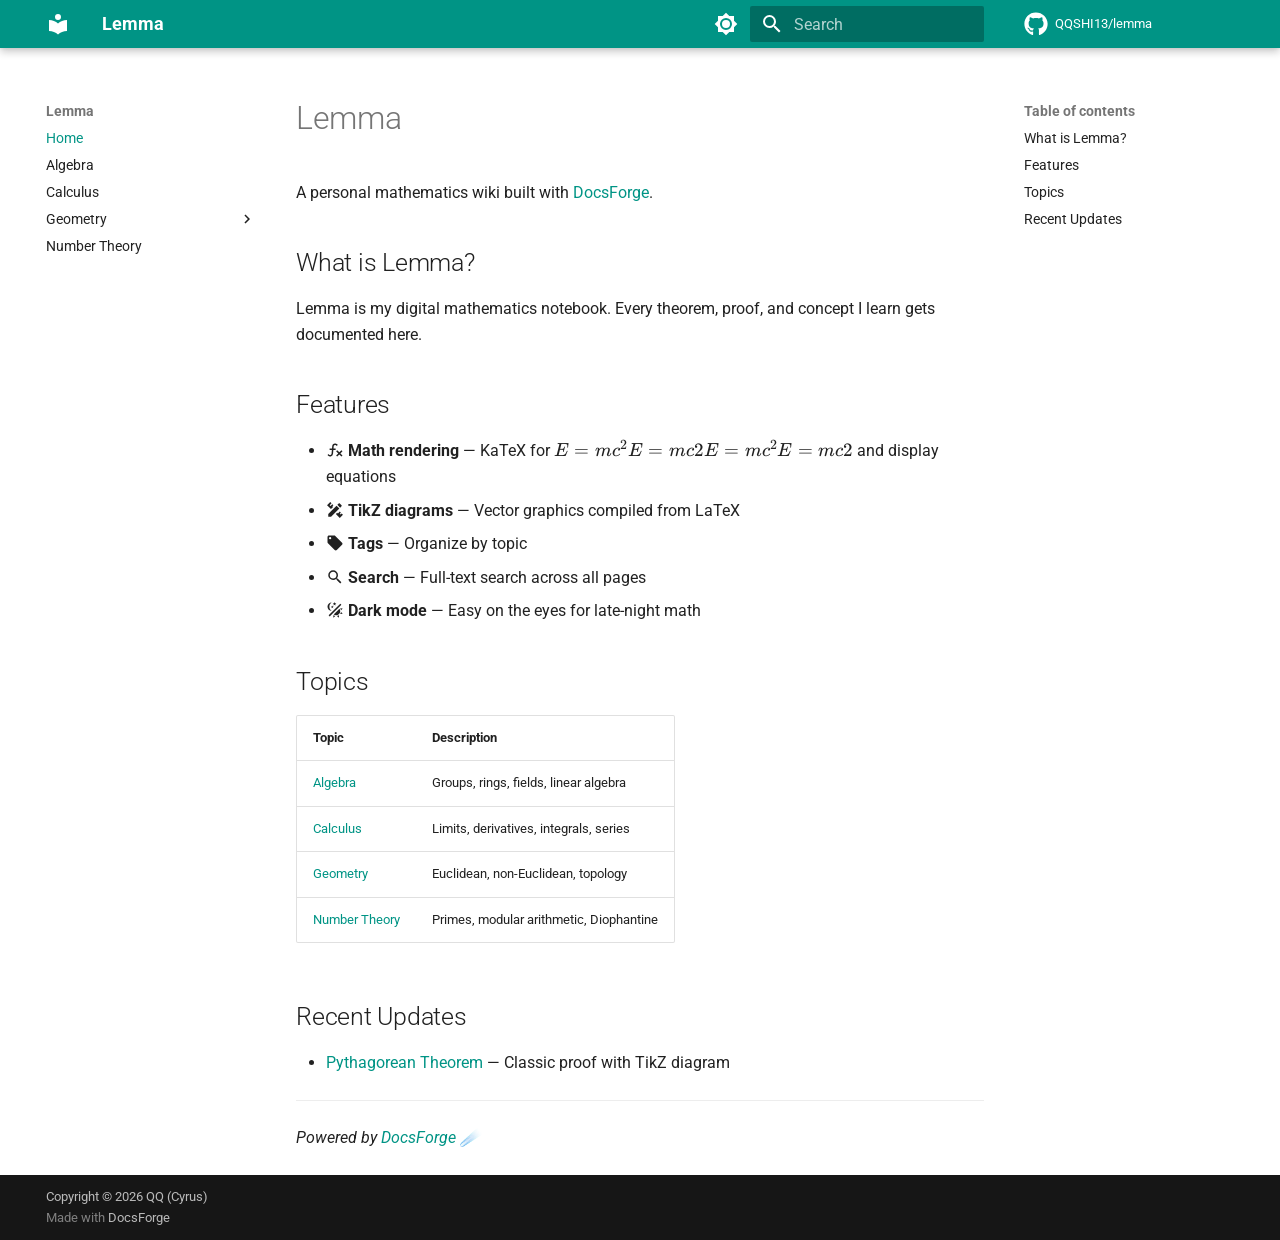
<file: index.html>
<!doctype html>
<html lang="en" class="no-js">
  <head>
    
      <meta charset="utf-8">
      <meta name="viewport" content="width=device-width,initial-scale=1">
      
        <meta name="description" content="Lemma - A mathematics wiki">
      
      
        <meta name="author" content="QQ (Cyrus)">
      
      
        <link rel="canonical" href="https://qqshi13.github.io/lemma/">
      
      
      
        <link rel="next" href="algebra/">
      
      
        
      
      
      <link rel="icon" href="assets/images/favicon.png">
      <meta name="generator" content="docsforge">
    
    
      
        <title>Lemma</title>
      
    
    
      <link rel="stylesheet" href="assets/stylesheets/main.484c7ddc.min.css">
      <link rel="stylesheet" href="assets/stylesheets/pygments.css">
      <link rel="stylesheet" href="assets/katex/katex.min.css">
      
        
        <link rel="stylesheet" href="assets/stylesheets/palette.ab4e12ef.min.css">
      
      


    
    
      
    
    
      
        
        
        <link rel="preconnect" href="https://fonts.gstatic.com" crossorigin>
        <link rel="stylesheet" href="https://fonts.googleapis.com/css?family=Roboto:300,300i,400,400i,700,700i%7CRoboto+Mono:400,400i,700,700i&display=fallback">
        <style>:root{--md-text-font:"Roboto";--md-code-font:"Roboto Mono"}</style>
      
    
    
    <style>.MathJax_Preview{display:none!important}</style>
    <script>__md_scope=new URL(".",location),__md_hash=e=>[...e].reduce(((e,_)=>(e<<5)-e+_.charCodeAt(0)),0),__md_get=(e,_=localStorage,t=__md_scope)=>JSON.parse(_.getItem(t.pathname+"."+e)),__md_set=(e,_,t=localStorage,a=__md_scope)=>{try{t.setItem(a.pathname+"."+e,JSON.stringify(_))}catch(e){}}</script>
    
      

    
    
  </head>
  
  
    
    
      
    
    
    
    
    <body dir="ltr" data-md-color-scheme="default" data-md-color-primary="teal" data-md-color-accent="teal">
  
    
    <input class="md-toggle" data-md-toggle="drawer" type="checkbox" id="__drawer" autocomplete="off">
    <input class="md-toggle" data-md-toggle="search" type="checkbox" id="__search" autocomplete="off">
    <label class="md-overlay" for="__drawer"></label>
    <div data-md-component="skip">
      
        
        <a href="#lemma" class="md-skip">
          Skip to content
        </a>
      
    </div>
    <div data-md-component="announce">
      
    </div>
    
    
      

  

<header class="md-header md-header--shadow" data-md-component="header">
  <nav class="md-header__inner md-grid" aria-label="Header">
    <a href="." title="Lemma" class="md-header__button md-logo" aria-label="Lemma" data-md-component="logo">
      
  
  <svg xmlns="http://www.w3.org/2000/svg" viewBox="0 0 24 24"><path d="M12 8a3 3 0 0 0 3-3 3 3 0 0 0-3-3 3 3 0 0 0-3 3 3 3 0 0 0 3 3m0 3.54C9.64 9.35 6.5 8 3 8v11c3.5 0 6.64 1.35 9 3.54 2.36-2.19 5.5-3.54 9-3.54V8c-3.5 0-6.64 1.35-9 3.54"/></svg>

    </a>
    <label class="md-header__button md-icon" for="__drawer">
      
      <svg xmlns="http://www.w3.org/2000/svg" viewBox="0 0 24 24"><path d="M3 6h18v2H3zm0 5h18v2H3zm0 5h18v2H3z"/></svg>
    </label>
    <div class="md-header__title" data-md-component="header-title">
      <div class="md-header__ellipsis">
        <div class="md-header__topic">
          <span class="md-ellipsis">
            Lemma
          </span>
        </div>
        <div class="md-header__topic" data-md-component="header-topic">
          <span class="md-ellipsis">
            
              Home
            
          </span>
        </div>
      </div>
    </div>
    
      
        <form class="md-header__option" data-md-component="palette">
  
    
    
    
    <input class="md-option" data-md-color-media="(prefers-color-scheme: light)" data-md-color-scheme="default" data-md-color-primary="teal" data-md-color-accent="teal"  aria-label="Switch to dark mode"  type="radio" name="__palette" id="__palette_0">
    
      <label class="md-header__button md-icon" title="Switch to dark mode" for="__palette_1" hidden>
        <svg xmlns="http://www.w3.org/2000/svg" viewBox="0 0 24 24"><path d="M12 8a4 4 0 0 0-4 4 4 4 0 0 0 4 4 4 4 0 0 0 4-4 4 4 0 0 0-4-4m0 10a6 6 0 0 1-6-6 6 6 0 0 1 6-6 6 6 0 0 1 6 6 6 6 0 0 1-6 6m8-9.31V4h-4.69L12 .69 8.69 4H4v4.69L.69 12 4 15.31V20h4.69L12 23.31 15.31 20H20v-4.69L23.31 12z"/></svg>
      </label>
    
  
    
    
    
    <input class="md-option" data-md-color-media="(prefers-color-scheme: dark)" data-md-color-scheme="slate" data-md-color-primary="black" data-md-color-accent="teal"  aria-label="Switch to light mode"  type="radio" name="__palette" id="__palette_1">
    
      <label class="md-header__button md-icon" title="Switch to light mode" for="__palette_0" hidden>
        <svg xmlns="http://www.w3.org/2000/svg" viewBox="0 0 24 24"><path d="M12 18c-.89 0-1.74-.2-2.5-.55C11.56 16.5 13 14.42 13 12s-1.44-4.5-3.5-5.45C10.26 6.2 11.11 6 12 6a6 6 0 0 1 6 6 6 6 0 0 1-6 6m8-9.31V4h-4.69L12 .69 8.69 4H4v4.69L.69 12 4 15.31V20h4.69L12 23.31 15.31 20H20v-4.69L23.31 12z"/></svg>
      </label>
    
  
</form>
      
    
    
      <script>var palette=__md_get("__palette");if(palette&&palette.color){if("(prefers-color-scheme)"===palette.color.media){var media=matchMedia("(prefers-color-scheme: light)"),input=document.querySelector(media.matches?"[data-md-color-media='(prefers-color-scheme: light)']":"[data-md-color-media='(prefers-color-scheme: dark)']");palette.color.media=input.getAttribute("data-md-color-media"),palette.color.scheme=input.getAttribute("data-md-color-scheme"),palette.color.primary=input.getAttribute("data-md-color-primary"),palette.color.accent=input.getAttribute("data-md-color-accent")}for(var[key,value]of Object.entries(palette.color))document.body.setAttribute("data-md-color-"+key,value)}</script>
    
    
    
      
      
        <label class="md-header__button md-icon" for="__search">
          
          <svg xmlns="http://www.w3.org/2000/svg" viewBox="0 0 24 24"><path d="M9.5 3A6.5 6.5 0 0 1 16 9.5c0 1.61-.59 3.09-1.56 4.23l.27.27h.79l5 5-1.5 1.5-5-5v-.79l-.27-.27A6.52 6.52 0 0 1 9.5 16 6.5 6.5 0 0 1 3 9.5 6.5 6.5 0 0 1 9.5 3m0 2C7 5 5 7 5 9.5S7 14 9.5 14 14 12 14 9.5 12 5 9.5 5"/></svg>
        </label>
        <div class="md-search" data-md-component="search" role="dialog">
  <label class="md-search__overlay" for="__search"></label>
  <div class="md-search__inner" role="search">
    <form class="md-search__form" name="search">
      <input type="text" class="md-search__input" name="query" aria-label="Search" placeholder="Search" autocapitalize="off" autocorrect="off" autocomplete="off" spellcheck="false" data-md-component="search-query" required>
      <label class="md-search__icon md-icon" for="__search">
        
        <svg xmlns="http://www.w3.org/2000/svg" viewBox="0 0 24 24"><path d="M9.5 3A6.5 6.5 0 0 1 16 9.5c0 1.61-.59 3.09-1.56 4.23l.27.27h.79l5 5-1.5 1.5-5-5v-.79l-.27-.27A6.52 6.52 0 0 1 9.5 16 6.5 6.5 0 0 1 3 9.5 6.5 6.5 0 0 1 9.5 3m0 2C7 5 5 7 5 9.5S7 14 9.5 14 14 12 14 9.5 12 5 9.5 5"/></svg>
        
        <svg xmlns="http://www.w3.org/2000/svg" viewBox="0 0 24 24"><path d="M20 11v2H8l5.5 5.5-1.42 1.42L4.16 12l7.92-7.92L13.5 5.5 8 11z"/></svg>
      </label>
      <nav class="md-search__options" aria-label="Search">
        
        <button type="reset" class="md-search__icon md-icon" title="Clear" aria-label="Clear" tabindex="-1">
          
          <svg xmlns="http://www.w3.org/2000/svg" viewBox="0 0 24 24"><path d="M19 6.41 17.59 5 12 10.59 6.41 5 5 6.41 10.59 12 5 17.59 6.41 19 12 13.41 17.59 19 19 17.59 13.41 12z"/></svg>
        </button>
      </nav>
      
    </form>
    <div class="md-search__output">
      <div class="md-search__scrollwrap" tabindex="0" data-md-scrollfix>
        <div class="md-search-result" data-md-component="search-result">
          <div class="md-search-result__meta">
            Initializing search
          </div>
          <ol class="md-search-result__list" role="presentation"></ol>
        </div>
      </div>
    </div>
  </div>
</div>
      
    
    
      <div class="md-header__source">
        <a href="https://github.com/QQSHI13/lemma" title="Go to repository" class="md-source" data-md-component="source">
  <div class="md-source__icon md-icon">
    
    <svg xmlns="http://www.w3.org/2000/svg" viewBox="0 0 512 512"><!--! Font Awesome Free 7.1.0 by @fontawesome - https://fontawesome.com License - https://fontawesome.com/license/free (Icons: CC BY 4.0, Fonts: SIL OFL 1.1, Code: MIT License) Copyright 2025 Fonticons, Inc.--><path d="M173.9 397.4c0 2-2.3 3.6-5.2 3.6-3.3.3-5.6-1.3-5.6-3.6 0-2 2.3-3.6 5.2-3.6 3-.3 5.6 1.3 5.6 3.6m-31.1-4.5c-.7 2 1.3 4.3 4.3 4.9 2.6 1 5.6 0 6.2-2s-1.3-4.3-4.3-5.2c-2.6-.7-5.5.3-6.2 2.3m44.2-1.7c-2.9.7-4.9 2.6-4.6 4.9.3 2 2.9 3.3 5.9 2.6 2.9-.7 4.9-2.6 4.6-4.6-.3-1.9-3-3.2-5.9-2.9M252.8 8C114.1 8 8 113.3 8 252c0 110.9 69.8 205.8 169.5 239.2 12.8 2.3 17.3-5.6 17.3-12.1 0-6.2-.3-40.4-.3-61.4 0 0-70 15-84.7-29.8 0 0-11.4-29.1-27.8-36.6 0 0-22.9-15.7 1.6-15.4 0 0 24.9 2 38.6 25.8 21.9 38.6 58.6 27.5 72.9 20.9 2.3-16 8.8-27.1 16-33.7-55.9-6.2-112.3-14.3-112.3-110.5 0-27.5 7.6-41.3 23.6-58.9-2.6-6.5-11.1-33.3 2.6-67.9 20.9-6.5 69 27 69 27 20-5.6 41.5-8.5 62.8-8.5s42.8 2.9 62.8 8.5c0 0 48.1-33.6 69-27 13.7 34.7 5.2 61.4 2.6 67.9 16 17.7 25.8 31.5 25.8 58.9 0 96.5-58.9 104.2-114.8 110.5 9.2 7.9 17 22.9 17 46.4 0 33.7-.3 75.4-.3 83.6 0 6.5 4.6 14.4 17.3 12.1C436.2 457.8 504 362.9 504 252 504 113.3 391.5 8 252.8 8M105.2 352.9c-1.3 1-1 3.3.7 5.2 1.6 1.6 3.9 2.3 5.2 1 1.3-1 1-3.3-.7-5.2-1.6-1.6-3.9-2.3-5.2-1m-10.8-8.1c-.7 1.3.3 2.9 2.3 3.9 1.6 1 3.6.7 4.3-.7.7-1.3-.3-2.9-2.3-3.9-2-.6-3.6-.3-4.3.7m32.4 35.6c-1.6 1.3-1 4.3 1.3 6.2 2.3 2.3 5.2 2.6 6.5 1 1.3-1.3.7-4.3-1.3-6.2-2.2-2.3-5.2-2.6-6.5-1m-11.4-14.7c-1.6 1-1.6 3.6 0 5.9s4.3 3.3 5.6 2.3c1.6-1.3 1.6-3.9 0-6.2-1.4-2.3-4-3.3-5.6-2"/></svg>
  </div>
  <div class="md-source__repository">
    QQSHI13/lemma
  </div>
</a>
      </div>
    
  </nav>
  
</header>
    
    <div class="md-container" data-md-component="container">
      
      
        
          
        
      
      <main class="md-main" data-md-component="main">
        <div class="md-main__inner md-grid">
          
            
              
              <div class="md-sidebar md-sidebar--primary" data-md-component="sidebar" data-md-type="navigation" >
                <div class="md-sidebar__scrollwrap">
                  <div class="md-sidebar__inner">
                    



<nav class="md-nav md-nav--primary" aria-label="Navigation" data-md-level="0">
  <label class="md-nav__title" for="__drawer">
    <a href="." title="Lemma" class="md-nav__button md-logo" aria-label="Lemma" data-md-component="logo">
      
  
  <svg xmlns="http://www.w3.org/2000/svg" viewBox="0 0 24 24"><path d="M12 8a3 3 0 0 0 3-3 3 3 0 0 0-3-3 3 3 0 0 0-3 3 3 3 0 0 0 3 3m0 3.54C9.64 9.35 6.5 8 3 8v11c3.5 0 6.64 1.35 9 3.54 2.36-2.19 5.5-3.54 9-3.54V8c-3.5 0-6.64 1.35-9 3.54"/></svg>

    </a>
    Lemma
  </label>
  
    <div class="md-nav__source">
      <a href="https://github.com/QQSHI13/lemma" title="Go to repository" class="md-source" data-md-component="source">
  <div class="md-source__icon md-icon">
    
    <svg xmlns="http://www.w3.org/2000/svg" viewBox="0 0 512 512"><!--! Font Awesome Free 7.1.0 by @fontawesome - https://fontawesome.com License - https://fontawesome.com/license/free (Icons: CC BY 4.0, Fonts: SIL OFL 1.1, Code: MIT License) Copyright 2025 Fonticons, Inc.--><path d="M173.9 397.4c0 2-2.3 3.6-5.2 3.6-3.3.3-5.6-1.3-5.6-3.6 0-2 2.3-3.6 5.2-3.6 3-.3 5.6 1.3 5.6 3.6m-31.1-4.5c-.7 2 1.3 4.3 4.3 4.9 2.6 1 5.6 0 6.2-2s-1.3-4.3-4.3-5.2c-2.6-.7-5.5.3-6.2 2.3m44.2-1.7c-2.9.7-4.9 2.6-4.6 4.9.3 2 2.9 3.3 5.9 2.6 2.9-.7 4.9-2.6 4.6-4.6-.3-1.9-3-3.2-5.9-2.9M252.8 8C114.1 8 8 113.3 8 252c0 110.9 69.8 205.8 169.5 239.2 12.8 2.3 17.3-5.6 17.3-12.1 0-6.2-.3-40.4-.3-61.4 0 0-70 15-84.7-29.8 0 0-11.4-29.1-27.8-36.6 0 0-22.9-15.7 1.6-15.4 0 0 24.9 2 38.6 25.8 21.9 38.6 58.6 27.5 72.9 20.9 2.3-16 8.8-27.1 16-33.7-55.9-6.2-112.3-14.3-112.3-110.5 0-27.5 7.6-41.3 23.6-58.9-2.6-6.5-11.1-33.3 2.6-67.9 20.9-6.5 69 27 69 27 20-5.6 41.5-8.5 62.8-8.5s42.8 2.9 62.8 8.5c0 0 48.1-33.6 69-27 13.7 34.7 5.2 61.4 2.6 67.9 16 17.7 25.8 31.5 25.8 58.9 0 96.5-58.9 104.2-114.8 110.5 9.2 7.9 17 22.9 17 46.4 0 33.7-.3 75.4-.3 83.6 0 6.5 4.6 14.4 17.3 12.1C436.2 457.8 504 362.9 504 252 504 113.3 391.5 8 252.8 8M105.2 352.9c-1.3 1-1 3.3.7 5.2 1.6 1.6 3.9 2.3 5.2 1 1.3-1 1-3.3-.7-5.2-1.6-1.6-3.9-2.3-5.2-1m-10.8-8.1c-.7 1.3.3 2.9 2.3 3.9 1.6 1 3.6.7 4.3-.7.7-1.3-.3-2.9-2.3-3.9-2-.6-3.6-.3-4.3.7m32.4 35.6c-1.6 1.3-1 4.3 1.3 6.2 2.3 2.3 5.2 2.6 6.5 1 1.3-1.3.7-4.3-1.3-6.2-2.2-2.3-5.2-2.6-6.5-1m-11.4-14.7c-1.6 1-1.6 3.6 0 5.9s4.3 3.3 5.6 2.3c1.6-1.3 1.6-3.9 0-6.2-1.4-2.3-4-3.3-5.6-2"/></svg>
  </div>
  <div class="md-source__repository">
    QQSHI13/lemma
  </div>
</a>
    </div>
  
  <ul class="md-nav__list" data-md-scrollfix>
    
      
      
  
  
    
  
  
  
    <li class="md-nav__item md-nav__item--active">
      
      <input class="md-nav__toggle md-toggle" type="checkbox" id="__toc">
      
      
        
      
      
        <label class="md-nav__link md-nav__link--active" for="__toc">
          
  
  
  <span class="md-ellipsis">
    
  
    Home
  

    
  </span>
  
  

          <span class="md-nav__icon md-icon"></span>
        </label>
      
      <a href="." class="md-nav__link md-nav__link--active">
        
  
  
  <span class="md-ellipsis">
    
  
    Home
  

    
  </span>
  
  

      </a>
      
        

<nav class="md-nav md-nav--secondary" aria-label="Table of contents">
  
  
  
    
  
  
    <label class="md-nav__title" for="__toc">
      <span class="md-nav__icon md-icon"></span>
      Table of contents
    </label>
    <ul class="md-nav__list" data-md-component="toc" data-md-scrollfix>
      
        <li class="md-nav__item">
  <a href="#what-is-lemma" class="md-nav__link">
    <span class="md-ellipsis">
      
        What is Lemma?
      
    </span>
  </a>
  
</li>
      
        <li class="md-nav__item">
  <a href="#features" class="md-nav__link">
    <span class="md-ellipsis">
      
        Features
      
    </span>
  </a>
  
</li>
      
        <li class="md-nav__item">
  <a href="#topics" class="md-nav__link">
    <span class="md-ellipsis">
      
        Topics
      
    </span>
  </a>
  
</li>
      
        <li class="md-nav__item">
  <a href="#recent-updates" class="md-nav__link">
    <span class="md-ellipsis">
      
        Recent Updates
      
    </span>
  </a>
  
</li>
      
    </ul>
  
</nav>
      
    </li>
  

    
      
      
  
  
  
  
    <li class="md-nav__item">
      <a href="algebra/" class="md-nav__link">
        
  
  
  <span class="md-ellipsis">
    
  
    Algebra
  

    
  </span>
  
  

      </a>
    </li>
  

    
      
      
  
  
  
  
    <li class="md-nav__item">
      <a href="calculus/" class="md-nav__link">
        
  
  
  <span class="md-ellipsis">
    
  
    Calculus
  

    
  </span>
  
  

      </a>
    </li>
  

    
      
      
  
  
  
  
    
    
    
    
    
    <li class="md-nav__item md-nav__item--nested">
      
        
        
        <input class="md-nav__toggle md-toggle " type="checkbox" id="__nav_4" >
        
          
          <label class="md-nav__link" for="__nav_4" id="__nav_4_label" tabindex="0">
            
  
  
  <span class="md-ellipsis">
    
  
    Geometry
  

    
  </span>
  
  

            <span class="md-nav__icon md-icon"></span>
          </label>
        
        <nav class="md-nav" data-md-level="1" aria-labelledby="__nav_4_label" aria-expanded="false">
          <label class="md-nav__title" for="__nav_4">
            <span class="md-nav__icon md-icon"></span>
            
  
    Geometry
  

          </label>
          <ul class="md-nav__list" data-md-scrollfix>
            
              
                
  
  
  
  
    <li class="md-nav__item">
      <a href="geometry/" class="md-nav__link">
        
  
  
  <span class="md-ellipsis">
    
  
    Geometry
  

    
  </span>
  
  

      </a>
    </li>
  

              
            
              
                
  
  
  
  
    <li class="md-nav__item">
      <a href="geometry/pythagorean/" class="md-nav__link">
        
  
  
  <span class="md-ellipsis">
    
  
    Pythagorean Theorem
  

    
  </span>
  
  

      </a>
    </li>
  

              
            
          </ul>
        </nav>
      
    </li>
  

    
      
      
  
  
  
  
    <li class="md-nav__item">
      <a href="number-theory/" class="md-nav__link">
        
  
  
  <span class="md-ellipsis">
    
  
    Number Theory
  

    
  </span>
  
  

      </a>
    </li>
  

    
  </ul>
</nav>
                  </div>
                </div>
              </div>
            
            
              
              <div class="md-sidebar md-sidebar--secondary" data-md-component="sidebar" data-md-type="toc" >
                <div class="md-sidebar__scrollwrap">
                  <div class="md-sidebar__inner">
                    

<nav class="md-nav md-nav--secondary" aria-label="Table of contents">
  
  
  
    
  
  
    <label class="md-nav__title" for="__toc">
      <span class="md-nav__icon md-icon"></span>
      Table of contents
    </label>
    <ul class="md-nav__list" data-md-component="toc" data-md-scrollfix>
      
        <li class="md-nav__item">
  <a href="#what-is-lemma" class="md-nav__link">
    <span class="md-ellipsis">
      
        What is Lemma?
      
    </span>
  </a>
  
</li>
      
        <li class="md-nav__item">
  <a href="#features" class="md-nav__link">
    <span class="md-ellipsis">
      
        Features
      
    </span>
  </a>
  
</li>
      
        <li class="md-nav__item">
  <a href="#topics" class="md-nav__link">
    <span class="md-ellipsis">
      
        Topics
      
    </span>
  </a>
  
</li>
      
        <li class="md-nav__item">
  <a href="#recent-updates" class="md-nav__link">
    <span class="md-ellipsis">
      
        Recent Updates
      
    </span>
  </a>
  
</li>
      
    </ul>
  
</nav>
                  </div>
                </div>
              </div>
            
          
          
            <div class="md-content" data-md-component="content">
              
              <article class="md-content__inner md-typeset">
                
                  


  
  


<h1 id="lemma">Lemma</h1>
<p>A personal mathematics wiki built with <a href="https://github.com/QQSHI13/docsforge">DocsForge</a>.</p>
<h2 id="what-is-lemma">What is Lemma?</h2>
<p>Lemma is my digital mathematics notebook. Every theorem, proof, and concept I learn gets documented here.</p>
<h2 id="features">Features</h2>
<ul>
<li><span class="twemoji"><svg xmlns="http://www.w3.org/2000/svg" viewBox="0 0 24 24"><path d="M12.42 5.29c-1.1-.1-2.07.71-2.17 1.82L10 10h2.82v2h-3l-.44 5.07A4.001 4.001 0 0 1 2 18.83l1.5-1.5c.33 1.05 1.46 1.64 2.5 1.3.78-.24 1.33-.93 1.4-1.74L7.82 12h-3v-2H8l.27-3.07a4.01 4.01 0 0 1 4.33-3.65c1.26.11 2.4.81 3.06 1.89l-1.5 1.5c-.25-.77-.93-1.31-1.74-1.38M22 13.65l-1.41-1.41-2.83 2.83-2.83-2.83-1.43 1.41 2.85 2.85-2.85 2.81 1.43 1.41 2.83-2.83 2.83 2.83L22 19.31l-2.83-2.81z"/></svg></span> <strong>Math rendering</strong> — KaTeX for <span class="arithmatex"><span class="MathJax_Preview">E = mc^2</span><script type="math/tex">E = mc^2</script></span> and display equations</li>
<li><span class="twemoji"><svg xmlns="http://www.w3.org/2000/svg" viewBox="0 0 24 24"><path d="M3 17.25V21h3.75L17.81 9.93l-3.75-3.75zm19.61 1.11-4.25 4.25-5.2-5.2 1.77-1.77 1 1 2.47-2.48 1.42 1.42L18.36 17l1.06 1 1.42-1.4zm-16-7.53L1.39 5.64l4.25-4.25L7.4 3.16 4.93 5.64 6 6.7l2.46-2.48 1.42 1.42-1.42 1.41 1 1zM20.71 7c.39-.39.39-1 0-1.41l-2.34-2.3c-.37-.39-1.02-.39-1.41 0l-1.84 1.83 3.75 3.75z"/></svg></span> <strong>TikZ diagrams</strong> — Vector graphics compiled from LaTeX</li>
<li><span class="twemoji"><svg xmlns="http://www.w3.org/2000/svg" viewBox="0 0 24 24"><path d="M5.5 7A1.5 1.5 0 0 1 4 5.5 1.5 1.5 0 0 1 5.5 4 1.5 1.5 0 0 1 7 5.5 1.5 1.5 0 0 1 5.5 7m15.91 4.58-9-9C12.05 2.22 11.55 2 11 2H4c-1.11 0-2 .89-2 2v7c0 .55.22 1.05.59 1.41l8.99 9c.37.36.87.59 1.42.59s1.05-.23 1.41-.59l7-7c.37-.36.59-.86.59-1.41 0-.56-.23-1.06-.59-1.42"/></svg></span> <strong>Tags</strong> — Organize by topic</li>
<li><span class="twemoji"><svg xmlns="http://www.w3.org/2000/svg" viewBox="0 0 24 24"><path d="M9.5 3A6.5 6.5 0 0 1 16 9.5c0 1.61-.59 3.09-1.56 4.23l.27.27h.79l5 5-1.5 1.5-5-5v-.79l-.27-.27A6.52 6.52 0 0 1 9.5 16 6.5 6.5 0 0 1 3 9.5 6.5 6.5 0 0 1 9.5 3m0 2C7 5 5 7 5 9.5S7 14 9.5 14 14 12 14 9.5 12 5 9.5 5"/></svg></span> <strong>Search</strong> — Full-text search across all pages</li>
<li><span class="twemoji"><svg xmlns="http://www.w3.org/2000/svg" viewBox="0 0 24 24"><path d="M7.5 2c-1.79 1.15-3 3.18-3 5.5s1.21 4.35 3.03 5.5C4.46 13 2 10.54 2 7.5A5.5 5.5 0 0 1 7.5 2m11.57 1.5 1.43 1.43L4.93 20.5 3.5 19.07zm-6.18 2.43L11.41 5 9.97 6l.42-1.7L9 3.24l1.75-.12.58-1.65L12 3.1l1.73.03-1.35 1.13zm-3.3 3.61-1.16-.73-1.12.78.34-1.32-1.09-.83 1.36-.09.45-1.29.51 1.27 1.36.03-1.05.87zM19 13.5a5.5 5.5 0 0 1-5.5 5.5c-1.22 0-2.35-.4-3.26-1.07l7.69-7.69c.67.91 1.07 2.04 1.07 3.26m-4.4 6.58 2.77-1.15-.24 3.35zm4.33-2.7 1.15-2.77 2.2 2.54zm1.15-4.96-1.14-2.78 3.34.24zM9.63 18.93l2.77 1.15-2.53 2.19z"/></svg></span> <strong>Dark mode</strong> — Easy on the eyes for late-night math</li>
</ul>
<h2 id="topics">Topics</h2>
<table>
<thead>
<tr>
<th>Topic</th>
<th>Description</th>
</tr>
</thead>
<tbody>
<tr>
<td><a href="algebra/">Algebra</a></td>
<td>Groups, rings, fields, linear algebra</td>
</tr>
<tr>
<td><a href="calculus/">Calculus</a></td>
<td>Limits, derivatives, integrals, series</td>
</tr>
<tr>
<td><a href="geometry/">Geometry</a></td>
<td>Euclidean, non-Euclidean, topology</td>
</tr>
<tr>
<td><a href="number-theory/">Number Theory</a></td>
<td>Primes, modular arithmetic, Diophantine</td>
</tr>
</tbody>
</table>
<h2 id="recent-updates">Recent Updates</h2>
<ul>
<li><a href="geometry/pythagorean/">Pythagorean Theorem</a> — Classic proof with TikZ diagram</li>
</ul>
<hr />
<p><em>Powered by <a href="https://github.com/QQSHI13/docsforge">DocsForge</a> ☄️</em></p>







  
  






                
              </article>
            </div>
          
          
<script>var target=document.getElementById(location.hash.slice(1));target&&target.name&&(target.checked=target.name.startsWith("__tabbed_"))</script>
        </div>
        
      </main>
      
        <footer class="md-footer">
  
  <div class="md-footer-meta md-typeset">
    <div class="md-footer-meta__inner md-grid">
      <div class="md-copyright">
  
    <div class="md-copyright__highlight">
      Copyright &copy; 2026 QQ (Cyrus)
    </div>
  
  
    Made with
    <a href="https://github.com/QQSHI13/docsforge" target="_blank" rel="noopener">
      DocsForge
    </a>
  
</div>
      
    </div>
  </div>
</footer>
      
    </div>
    <div class="md-dialog" data-md-component="dialog">
      <div class="md-dialog__inner md-typeset"></div>
    </div>
    
      <div class="md-progress" data-md-component="progress" role="progressbar"></div>
    
    
    
      
      
      <script id="__config" type="application/json">{"annotate": null, "base": ".", "features": ["navigation.instant", "navigation.instant.progress"], "search": "assets/javascripts/workers/search.2c215733.min.js", "tags": null, "translations": {"clipboard.copied": "Copied to clipboard", "clipboard.copy": "Copy to clipboard", "search.result.more.one": "1 more on this page", "search.result.more.other": "# more on this page", "search.result.none": "No matching documents", "search.result.one": "1 matching document", "search.result.other": "# matching documents", "search.result.placeholder": "Type to start searching", "search.result.term.missing": "Missing", "select.version": "Select version"}, "version": null}</script>
    
    
      <script src="assets/javascripts/bundle.79ae519e.min.js"></script>
      <script src="assets/katex/katex.min.js"></script>
      <script src="assets/katex/mathtex-script-type.min.js"></script>
      
      <script>
        // Re-render KaTeX after instant navigation page switches
        if (typeof document$ !== "undefined") {
          document$.subscribe(function() {
            if (typeof katex !== "undefined") {
              document.querySelectorAll(".arithmatex").forEach(function(el) {
                var tex = el.textContent || el.innerText;
                if (tex && tex.trim()) {
                  try {
                    katex.render(tex.trim(), el, {throwOnError: false, displayMode: el.classList.contains("arithmatex--block")});
                  } catch(e) {}
                }
              });
            }
          });
        }
        // Register service worker for offline support
        if ("serviceWorker" in navigator) {
          var swUrl = "assets/javascripts/sw.js";
          var swScope = swUrl.replace(/assets\/javascripts\/sw\.js$/, "");
          navigator.serviceWorker.register(swUrl, {scope: swScope}).catch(function(){});
        }
      </script>
    
  </body>
</html>
</file>
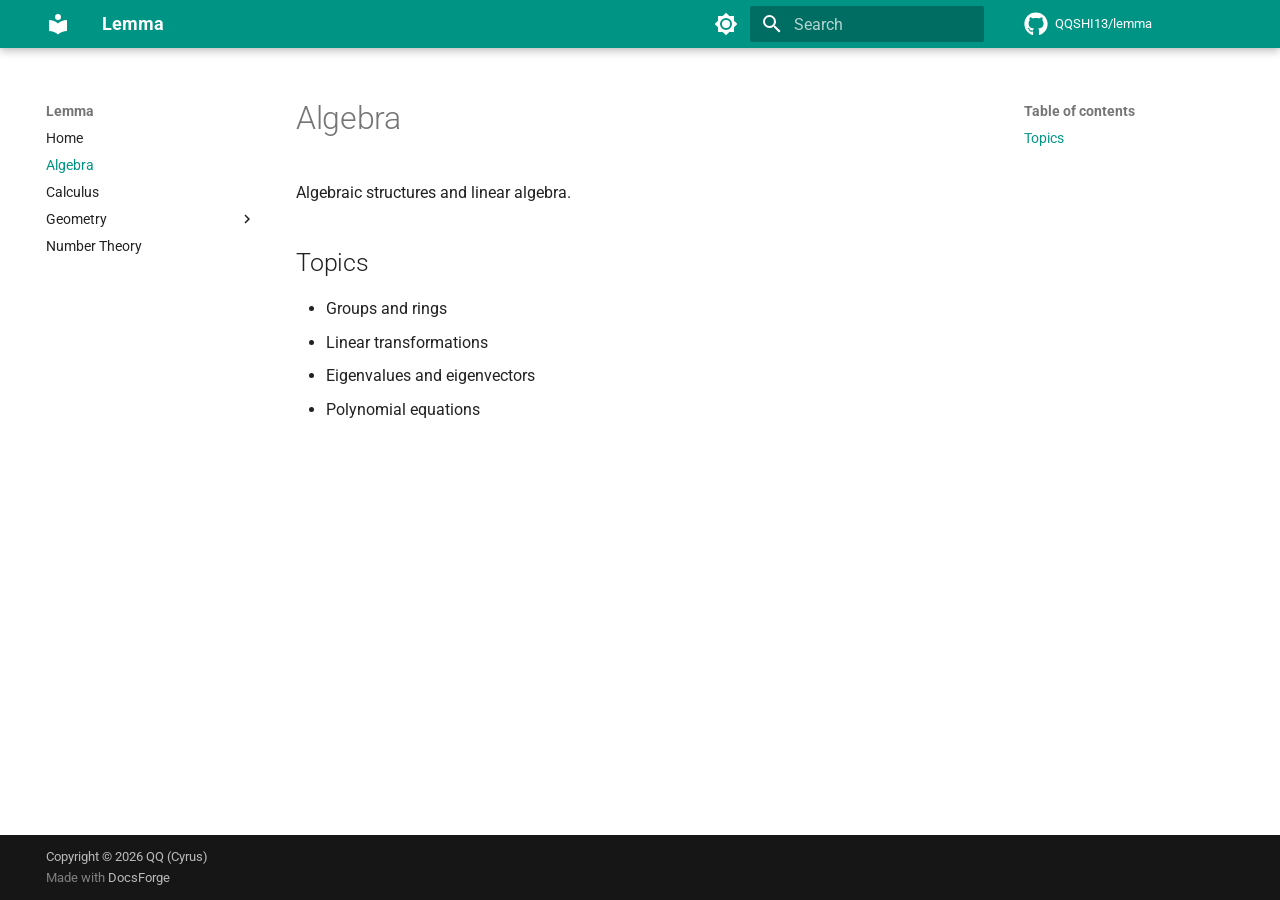
<file: algebra/index.html>
<!doctype html>
<html lang="en" class="no-js">
  <head>
    
      <meta charset="utf-8">
      <meta name="viewport" content="width=device-width,initial-scale=1">
      
        <meta name="description" content="A mathematics wiki built with DocsForge">
      
      
        <meta name="author" content="QQ (Cyrus)">
      
      
        <link rel="canonical" href="https://qqshi13.github.io/lemma/algebra/">
      
      
        <link rel="prev" href="..">
      
      
        <link rel="next" href="../calculus/">
      
      
        
      
      
      <link rel="icon" href="../assets/images/favicon.png">
      <meta name="generator" content="docsforge">
    
    
      
        <title>Algebra - Lemma</title>
      
    
    
      <link rel="stylesheet" href="../assets/stylesheets/main.484c7ddc.min.css">
      <link rel="stylesheet" href="../assets/stylesheets/pygments.css">
      <link rel="stylesheet" href="../assets/katex/katex.min.css">
      
        
        <link rel="stylesheet" href="../assets/stylesheets/palette.ab4e12ef.min.css">
      
      


    
    
      
    
    
      
        
        
        <link rel="preconnect" href="https://fonts.gstatic.com" crossorigin>
        <link rel="stylesheet" href="https://fonts.googleapis.com/css?family=Roboto:300,300i,400,400i,700,700i%7CRoboto+Mono:400,400i,700,700i&display=fallback">
        <style>:root{--md-text-font:"Roboto";--md-code-font:"Roboto Mono"}</style>
      
    
    
    <style>.MathJax_Preview{display:none!important}</style>
    <script>__md_scope=new URL("..",location),__md_hash=e=>[...e].reduce(((e,_)=>(e<<5)-e+_.charCodeAt(0)),0),__md_get=(e,_=localStorage,t=__md_scope)=>JSON.parse(_.getItem(t.pathname+"."+e)),__md_set=(e,_,t=localStorage,a=__md_scope)=>{try{t.setItem(a.pathname+"."+e,JSON.stringify(_))}catch(e){}}</script>
    
      

    
    
  </head>
  
  
    
    
      
    
    
    
    
    <body dir="ltr" data-md-color-scheme="default" data-md-color-primary="teal" data-md-color-accent="teal">
  
    
    <input class="md-toggle" data-md-toggle="drawer" type="checkbox" id="__drawer" autocomplete="off">
    <input class="md-toggle" data-md-toggle="search" type="checkbox" id="__search" autocomplete="off">
    <label class="md-overlay" for="__drawer"></label>
    <div data-md-component="skip">
      
        
        <a href="#algebra" class="md-skip">
          Skip to content
        </a>
      
    </div>
    <div data-md-component="announce">
      
    </div>
    
    
      

  

<header class="md-header md-header--shadow" data-md-component="header">
  <nav class="md-header__inner md-grid" aria-label="Header">
    <a href=".." title="Lemma" class="md-header__button md-logo" aria-label="Lemma" data-md-component="logo">
      
  
  <svg xmlns="http://www.w3.org/2000/svg" viewBox="0 0 24 24"><path d="M12 8a3 3 0 0 0 3-3 3 3 0 0 0-3-3 3 3 0 0 0-3 3 3 3 0 0 0 3 3m0 3.54C9.64 9.35 6.5 8 3 8v11c3.5 0 6.64 1.35 9 3.54 2.36-2.19 5.5-3.54 9-3.54V8c-3.5 0-6.64 1.35-9 3.54"/></svg>

    </a>
    <label class="md-header__button md-icon" for="__drawer">
      
      <svg xmlns="http://www.w3.org/2000/svg" viewBox="0 0 24 24"><path d="M3 6h18v2H3zm0 5h18v2H3zm0 5h18v2H3z"/></svg>
    </label>
    <div class="md-header__title" data-md-component="header-title">
      <div class="md-header__ellipsis">
        <div class="md-header__topic">
          <span class="md-ellipsis">
            Lemma
          </span>
        </div>
        <div class="md-header__topic" data-md-component="header-topic">
          <span class="md-ellipsis">
            
              Algebra
            
          </span>
        </div>
      </div>
    </div>
    
      
        <form class="md-header__option" data-md-component="palette">
  
    
    
    
    <input class="md-option" data-md-color-media="(prefers-color-scheme: light)" data-md-color-scheme="default" data-md-color-primary="teal" data-md-color-accent="teal"  aria-label="Switch to dark mode"  type="radio" name="__palette" id="__palette_0">
    
      <label class="md-header__button md-icon" title="Switch to dark mode" for="__palette_1" hidden>
        <svg xmlns="http://www.w3.org/2000/svg" viewBox="0 0 24 24"><path d="M12 8a4 4 0 0 0-4 4 4 4 0 0 0 4 4 4 4 0 0 0 4-4 4 4 0 0 0-4-4m0 10a6 6 0 0 1-6-6 6 6 0 0 1 6-6 6 6 0 0 1 6 6 6 6 0 0 1-6 6m8-9.31V4h-4.69L12 .69 8.69 4H4v4.69L.69 12 4 15.31V20h4.69L12 23.31 15.31 20H20v-4.69L23.31 12z"/></svg>
      </label>
    
  
    
    
    
    <input class="md-option" data-md-color-media="(prefers-color-scheme: dark)" data-md-color-scheme="slate" data-md-color-primary="black" data-md-color-accent="teal"  aria-label="Switch to light mode"  type="radio" name="__palette" id="__palette_1">
    
      <label class="md-header__button md-icon" title="Switch to light mode" for="__palette_0" hidden>
        <svg xmlns="http://www.w3.org/2000/svg" viewBox="0 0 24 24"><path d="M12 18c-.89 0-1.74-.2-2.5-.55C11.56 16.5 13 14.42 13 12s-1.44-4.5-3.5-5.45C10.26 6.2 11.11 6 12 6a6 6 0 0 1 6 6 6 6 0 0 1-6 6m8-9.31V4h-4.69L12 .69 8.69 4H4v4.69L.69 12 4 15.31V20h4.69L12 23.31 15.31 20H20v-4.69L23.31 12z"/></svg>
      </label>
    
  
</form>
      
    
    
      <script>var palette=__md_get("__palette");if(palette&&palette.color){if("(prefers-color-scheme)"===palette.color.media){var media=matchMedia("(prefers-color-scheme: light)"),input=document.querySelector(media.matches?"[data-md-color-media='(prefers-color-scheme: light)']":"[data-md-color-media='(prefers-color-scheme: dark)']");palette.color.media=input.getAttribute("data-md-color-media"),palette.color.scheme=input.getAttribute("data-md-color-scheme"),palette.color.primary=input.getAttribute("data-md-color-primary"),palette.color.accent=input.getAttribute("data-md-color-accent")}for(var[key,value]of Object.entries(palette.color))document.body.setAttribute("data-md-color-"+key,value)}</script>
    
    
    
      
      
        <label class="md-header__button md-icon" for="__search">
          
          <svg xmlns="http://www.w3.org/2000/svg" viewBox="0 0 24 24"><path d="M9.5 3A6.5 6.5 0 0 1 16 9.5c0 1.61-.59 3.09-1.56 4.23l.27.27h.79l5 5-1.5 1.5-5-5v-.79l-.27-.27A6.52 6.52 0 0 1 9.5 16 6.5 6.5 0 0 1 3 9.5 6.5 6.5 0 0 1 9.5 3m0 2C7 5 5 7 5 9.5S7 14 9.5 14 14 12 14 9.5 12 5 9.5 5"/></svg>
        </label>
        <div class="md-search" data-md-component="search" role="dialog">
  <label class="md-search__overlay" for="__search"></label>
  <div class="md-search__inner" role="search">
    <form class="md-search__form" name="search">
      <input type="text" class="md-search__input" name="query" aria-label="Search" placeholder="Search" autocapitalize="off" autocorrect="off" autocomplete="off" spellcheck="false" data-md-component="search-query" required>
      <label class="md-search__icon md-icon" for="__search">
        
        <svg xmlns="http://www.w3.org/2000/svg" viewBox="0 0 24 24"><path d="M9.5 3A6.5 6.5 0 0 1 16 9.5c0 1.61-.59 3.09-1.56 4.23l.27.27h.79l5 5-1.5 1.5-5-5v-.79l-.27-.27A6.52 6.52 0 0 1 9.5 16 6.5 6.5 0 0 1 3 9.5 6.5 6.5 0 0 1 9.5 3m0 2C7 5 5 7 5 9.5S7 14 9.5 14 14 12 14 9.5 12 5 9.5 5"/></svg>
        
        <svg xmlns="http://www.w3.org/2000/svg" viewBox="0 0 24 24"><path d="M20 11v2H8l5.5 5.5-1.42 1.42L4.16 12l7.92-7.92L13.5 5.5 8 11z"/></svg>
      </label>
      <nav class="md-search__options" aria-label="Search">
        
        <button type="reset" class="md-search__icon md-icon" title="Clear" aria-label="Clear" tabindex="-1">
          
          <svg xmlns="http://www.w3.org/2000/svg" viewBox="0 0 24 24"><path d="M19 6.41 17.59 5 12 10.59 6.41 5 5 6.41 10.59 12 5 17.59 6.41 19 12 13.41 17.59 19 19 17.59 13.41 12z"/></svg>
        </button>
      </nav>
      
    </form>
    <div class="md-search__output">
      <div class="md-search__scrollwrap" tabindex="0" data-md-scrollfix>
        <div class="md-search-result" data-md-component="search-result">
          <div class="md-search-result__meta">
            Initializing search
          </div>
          <ol class="md-search-result__list" role="presentation"></ol>
        </div>
      </div>
    </div>
  </div>
</div>
      
    
    
      <div class="md-header__source">
        <a href="https://github.com/QQSHI13/lemma" title="Go to repository" class="md-source" data-md-component="source">
  <div class="md-source__icon md-icon">
    
    <svg xmlns="http://www.w3.org/2000/svg" viewBox="0 0 512 512"><!--! Font Awesome Free 7.1.0 by @fontawesome - https://fontawesome.com License - https://fontawesome.com/license/free (Icons: CC BY 4.0, Fonts: SIL OFL 1.1, Code: MIT License) Copyright 2025 Fonticons, Inc.--><path d="M173.9 397.4c0 2-2.3 3.6-5.2 3.6-3.3.3-5.6-1.3-5.6-3.6 0-2 2.3-3.6 5.2-3.6 3-.3 5.6 1.3 5.6 3.6m-31.1-4.5c-.7 2 1.3 4.3 4.3 4.9 2.6 1 5.6 0 6.2-2s-1.3-4.3-4.3-5.2c-2.6-.7-5.5.3-6.2 2.3m44.2-1.7c-2.9.7-4.9 2.6-4.6 4.9.3 2 2.9 3.3 5.9 2.6 2.9-.7 4.9-2.6 4.6-4.6-.3-1.9-3-3.2-5.9-2.9M252.8 8C114.1 8 8 113.3 8 252c0 110.9 69.8 205.8 169.5 239.2 12.8 2.3 17.3-5.6 17.3-12.1 0-6.2-.3-40.4-.3-61.4 0 0-70 15-84.7-29.8 0 0-11.4-29.1-27.8-36.6 0 0-22.9-15.7 1.6-15.4 0 0 24.9 2 38.6 25.8 21.9 38.6 58.6 27.5 72.9 20.9 2.3-16 8.8-27.1 16-33.7-55.9-6.2-112.3-14.3-112.3-110.5 0-27.5 7.6-41.3 23.6-58.9-2.6-6.5-11.1-33.3 2.6-67.9 20.9-6.5 69 27 69 27 20-5.6 41.5-8.5 62.8-8.5s42.8 2.9 62.8 8.5c0 0 48.1-33.6 69-27 13.7 34.7 5.2 61.4 2.6 67.9 16 17.7 25.8 31.5 25.8 58.9 0 96.5-58.9 104.2-114.8 110.5 9.2 7.9 17 22.9 17 46.4 0 33.7-.3 75.4-.3 83.6 0 6.5 4.6 14.4 17.3 12.1C436.2 457.8 504 362.9 504 252 504 113.3 391.5 8 252.8 8M105.2 352.9c-1.3 1-1 3.3.7 5.2 1.6 1.6 3.9 2.3 5.2 1 1.3-1 1-3.3-.7-5.2-1.6-1.6-3.9-2.3-5.2-1m-10.8-8.1c-.7 1.3.3 2.9 2.3 3.9 1.6 1 3.6.7 4.3-.7.7-1.3-.3-2.9-2.3-3.9-2-.6-3.6-.3-4.3.7m32.4 35.6c-1.6 1.3-1 4.3 1.3 6.2 2.3 2.3 5.2 2.6 6.5 1 1.3-1.3.7-4.3-1.3-6.2-2.2-2.3-5.2-2.6-6.5-1m-11.4-14.7c-1.6 1-1.6 3.6 0 5.9s4.3 3.3 5.6 2.3c1.6-1.3 1.6-3.9 0-6.2-1.4-2.3-4-3.3-5.6-2"/></svg>
  </div>
  <div class="md-source__repository">
    QQSHI13/lemma
  </div>
</a>
      </div>
    
  </nav>
  
</header>
    
    <div class="md-container" data-md-component="container">
      
      
        
          
        
      
      <main class="md-main" data-md-component="main">
        <div class="md-main__inner md-grid">
          
            
              
              <div class="md-sidebar md-sidebar--primary" data-md-component="sidebar" data-md-type="navigation" >
                <div class="md-sidebar__scrollwrap">
                  <div class="md-sidebar__inner">
                    



<nav class="md-nav md-nav--primary" aria-label="Navigation" data-md-level="0">
  <label class="md-nav__title" for="__drawer">
    <a href=".." title="Lemma" class="md-nav__button md-logo" aria-label="Lemma" data-md-component="logo">
      
  
  <svg xmlns="http://www.w3.org/2000/svg" viewBox="0 0 24 24"><path d="M12 8a3 3 0 0 0 3-3 3 3 0 0 0-3-3 3 3 0 0 0-3 3 3 3 0 0 0 3 3m0 3.54C9.64 9.35 6.5 8 3 8v11c3.5 0 6.64 1.35 9 3.54 2.36-2.19 5.5-3.54 9-3.54V8c-3.5 0-6.64 1.35-9 3.54"/></svg>

    </a>
    Lemma
  </label>
  
    <div class="md-nav__source">
      <a href="https://github.com/QQSHI13/lemma" title="Go to repository" class="md-source" data-md-component="source">
  <div class="md-source__icon md-icon">
    
    <svg xmlns="http://www.w3.org/2000/svg" viewBox="0 0 512 512"><!--! Font Awesome Free 7.1.0 by @fontawesome - https://fontawesome.com License - https://fontawesome.com/license/free (Icons: CC BY 4.0, Fonts: SIL OFL 1.1, Code: MIT License) Copyright 2025 Fonticons, Inc.--><path d="M173.9 397.4c0 2-2.3 3.6-5.2 3.6-3.3.3-5.6-1.3-5.6-3.6 0-2 2.3-3.6 5.2-3.6 3-.3 5.6 1.3 5.6 3.6m-31.1-4.5c-.7 2 1.3 4.3 4.3 4.9 2.6 1 5.6 0 6.2-2s-1.3-4.3-4.3-5.2c-2.6-.7-5.5.3-6.2 2.3m44.2-1.7c-2.9.7-4.9 2.6-4.6 4.9.3 2 2.9 3.3 5.9 2.6 2.9-.7 4.9-2.6 4.6-4.6-.3-1.9-3-3.2-5.9-2.9M252.8 8C114.1 8 8 113.3 8 252c0 110.9 69.8 205.8 169.5 239.2 12.8 2.3 17.3-5.6 17.3-12.1 0-6.2-.3-40.4-.3-61.4 0 0-70 15-84.7-29.8 0 0-11.4-29.1-27.8-36.6 0 0-22.9-15.7 1.6-15.4 0 0 24.9 2 38.6 25.8 21.9 38.6 58.6 27.5 72.9 20.9 2.3-16 8.8-27.1 16-33.7-55.9-6.2-112.3-14.3-112.3-110.5 0-27.5 7.6-41.3 23.6-58.9-2.6-6.5-11.1-33.3 2.6-67.9 20.9-6.5 69 27 69 27 20-5.6 41.5-8.5 62.8-8.5s42.8 2.9 62.8 8.5c0 0 48.1-33.6 69-27 13.7 34.7 5.2 61.4 2.6 67.9 16 17.7 25.8 31.5 25.8 58.9 0 96.5-58.9 104.2-114.8 110.5 9.2 7.9 17 22.9 17 46.4 0 33.7-.3 75.4-.3 83.6 0 6.5 4.6 14.4 17.3 12.1C436.2 457.8 504 362.9 504 252 504 113.3 391.5 8 252.8 8M105.2 352.9c-1.3 1-1 3.3.7 5.2 1.6 1.6 3.9 2.3 5.2 1 1.3-1 1-3.3-.7-5.2-1.6-1.6-3.9-2.3-5.2-1m-10.8-8.1c-.7 1.3.3 2.9 2.3 3.9 1.6 1 3.6.7 4.3-.7.7-1.3-.3-2.9-2.3-3.9-2-.6-3.6-.3-4.3.7m32.4 35.6c-1.6 1.3-1 4.3 1.3 6.2 2.3 2.3 5.2 2.6 6.5 1 1.3-1.3.7-4.3-1.3-6.2-2.2-2.3-5.2-2.6-6.5-1m-11.4-14.7c-1.6 1-1.6 3.6 0 5.9s4.3 3.3 5.6 2.3c1.6-1.3 1.6-3.9 0-6.2-1.4-2.3-4-3.3-5.6-2"/></svg>
  </div>
  <div class="md-source__repository">
    QQSHI13/lemma
  </div>
</a>
    </div>
  
  <ul class="md-nav__list" data-md-scrollfix>
    
      
      
  
  
  
  
    <li class="md-nav__item">
      <a href=".." class="md-nav__link">
        
  
  
  <span class="md-ellipsis">
    
  
    Home
  

    
  </span>
  
  

      </a>
    </li>
  

    
      
      
  
  
    
  
  
  
    <li class="md-nav__item md-nav__item--active">
      
      <input class="md-nav__toggle md-toggle" type="checkbox" id="__toc">
      
      
        
      
      
        <label class="md-nav__link md-nav__link--active" for="__toc">
          
  
  
  <span class="md-ellipsis">
    
  
    Algebra
  

    
  </span>
  
  

          <span class="md-nav__icon md-icon"></span>
        </label>
      
      <a href="./" class="md-nav__link md-nav__link--active">
        
  
  
  <span class="md-ellipsis">
    
  
    Algebra
  

    
  </span>
  
  

      </a>
      
        

<nav class="md-nav md-nav--secondary" aria-label="Table of contents">
  
  
  
    
  
  
    <label class="md-nav__title" for="__toc">
      <span class="md-nav__icon md-icon"></span>
      Table of contents
    </label>
    <ul class="md-nav__list" data-md-component="toc" data-md-scrollfix>
      
        <li class="md-nav__item">
  <a href="#topics" class="md-nav__link">
    <span class="md-ellipsis">
      
        Topics
      
    </span>
  </a>
  
</li>
      
    </ul>
  
</nav>
      
    </li>
  

    
      
      
  
  
  
  
    <li class="md-nav__item">
      <a href="../calculus/" class="md-nav__link">
        
  
  
  <span class="md-ellipsis">
    
  
    Calculus
  

    
  </span>
  
  

      </a>
    </li>
  

    
      
      
  
  
  
  
    
    
    
    
    
    <li class="md-nav__item md-nav__item--nested">
      
        
        
        <input class="md-nav__toggle md-toggle " type="checkbox" id="__nav_4" >
        
          
          <label class="md-nav__link" for="__nav_4" id="__nav_4_label" tabindex="0">
            
  
  
  <span class="md-ellipsis">
    
  
    Geometry
  

    
  </span>
  
  

            <span class="md-nav__icon md-icon"></span>
          </label>
        
        <nav class="md-nav" data-md-level="1" aria-labelledby="__nav_4_label" aria-expanded="false">
          <label class="md-nav__title" for="__nav_4">
            <span class="md-nav__icon md-icon"></span>
            
  
    Geometry
  

          </label>
          <ul class="md-nav__list" data-md-scrollfix>
            
              
                
  
  
  
  
    <li class="md-nav__item">
      <a href="../geometry/" class="md-nav__link">
        
  
  
  <span class="md-ellipsis">
    
  
    Geometry
  

    
  </span>
  
  

      </a>
    </li>
  

              
            
              
                
  
  
  
  
    <li class="md-nav__item">
      <a href="../geometry/pythagorean/" class="md-nav__link">
        
  
  
  <span class="md-ellipsis">
    
  
    Pythagorean Theorem
  

    
  </span>
  
  

      </a>
    </li>
  

              
            
          </ul>
        </nav>
      
    </li>
  

    
      
      
  
  
  
  
    <li class="md-nav__item">
      <a href="../number-theory/" class="md-nav__link">
        
  
  
  <span class="md-ellipsis">
    
  
    Number Theory
  

    
  </span>
  
  

      </a>
    </li>
  

    
  </ul>
</nav>
                  </div>
                </div>
              </div>
            
            
              
              <div class="md-sidebar md-sidebar--secondary" data-md-component="sidebar" data-md-type="toc" >
                <div class="md-sidebar__scrollwrap">
                  <div class="md-sidebar__inner">
                    

<nav class="md-nav md-nav--secondary" aria-label="Table of contents">
  
  
  
    
  
  
    <label class="md-nav__title" for="__toc">
      <span class="md-nav__icon md-icon"></span>
      Table of contents
    </label>
    <ul class="md-nav__list" data-md-component="toc" data-md-scrollfix>
      
        <li class="md-nav__item">
  <a href="#topics" class="md-nav__link">
    <span class="md-ellipsis">
      
        Topics
      
    </span>
  </a>
  
</li>
      
    </ul>
  
</nav>
                  </div>
                </div>
              </div>
            
          
          
            <div class="md-content" data-md-component="content">
              
              <article class="md-content__inner md-typeset">
                
                  


  
  


<h1 id="algebra">Algebra</h1>
<p>Algebraic structures and linear algebra.</p>
<h2 id="topics">Topics</h2>
<ul>
<li>Groups and rings</li>
<li>Linear transformations</li>
<li>Eigenvalues and eigenvectors</li>
<li>Polynomial equations</li>
</ul>







  
  






                
              </article>
            </div>
          
          
<script>var target=document.getElementById(location.hash.slice(1));target&&target.name&&(target.checked=target.name.startsWith("__tabbed_"))</script>
        </div>
        
      </main>
      
        <footer class="md-footer">
  
  <div class="md-footer-meta md-typeset">
    <div class="md-footer-meta__inner md-grid">
      <div class="md-copyright">
  
    <div class="md-copyright__highlight">
      Copyright &copy; 2026 QQ (Cyrus)
    </div>
  
  
    Made with
    <a href="https://github.com/QQSHI13/docsforge" target="_blank" rel="noopener">
      DocsForge
    </a>
  
</div>
      
    </div>
  </div>
</footer>
      
    </div>
    <div class="md-dialog" data-md-component="dialog">
      <div class="md-dialog__inner md-typeset"></div>
    </div>
    
      <div class="md-progress" data-md-component="progress" role="progressbar"></div>
    
    
    
      
      
      <script id="__config" type="application/json">{"annotate": null, "base": "..", "features": ["navigation.instant", "navigation.instant.progress"], "search": "../assets/javascripts/workers/search.2c215733.min.js", "tags": null, "translations": {"clipboard.copied": "Copied to clipboard", "clipboard.copy": "Copy to clipboard", "search.result.more.one": "1 more on this page", "search.result.more.other": "# more on this page", "search.result.none": "No matching documents", "search.result.one": "1 matching document", "search.result.other": "# matching documents", "search.result.placeholder": "Type to start searching", "search.result.term.missing": "Missing", "select.version": "Select version"}, "version": null}</script>
    
    
      <script src="../assets/javascripts/bundle.79ae519e.min.js"></script>
      <script src="../assets/katex/katex.min.js"></script>
      <script src="../assets/katex/mathtex-script-type.min.js"></script>
      
      <script>
        // Re-render KaTeX after instant navigation page switches
        if (typeof document$ !== "undefined") {
          document$.subscribe(function() {
            if (typeof katex !== "undefined") {
              document.querySelectorAll(".arithmatex").forEach(function(el) {
                var tex = el.textContent || el.innerText;
                if (tex && tex.trim()) {
                  try {
                    katex.render(tex.trim(), el, {throwOnError: false, displayMode: el.classList.contains("arithmatex--block")});
                  } catch(e) {}
                }
              });
            }
          });
        }
        // Register service worker for offline support
        if ("serviceWorker" in navigator) {
          var swUrl = "../assets/javascripts/sw.js";
          var swScope = swUrl.replace(/assets\/javascripts\/sw\.js$/, "");
          navigator.serviceWorker.register(swUrl, {scope: swScope}).catch(function(){});
        }
      </script>
    
  </body>
</html>
</file>
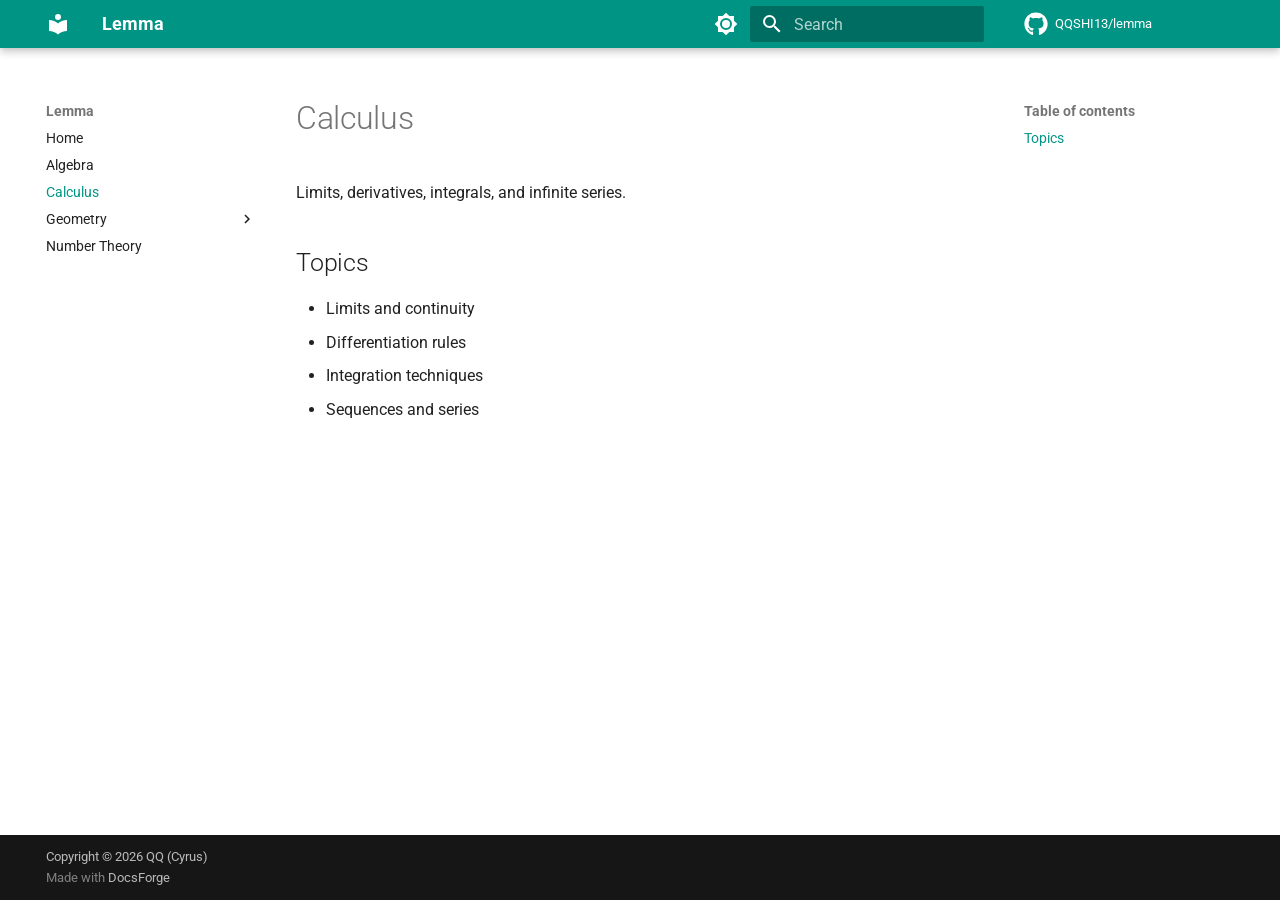
<file: calculus/index.html>
<!doctype html>
<html lang="en" class="no-js">
  <head>
    
      <meta charset="utf-8">
      <meta name="viewport" content="width=device-width,initial-scale=1">
      
        <meta name="description" content="A mathematics wiki built with DocsForge">
      
      
        <meta name="author" content="QQ (Cyrus)">
      
      
        <link rel="canonical" href="https://qqshi13.github.io/lemma/calculus/">
      
      
        <link rel="prev" href="../algebra/">
      
      
        <link rel="next" href="../geometry/">
      
      
        
      
      
      <link rel="icon" href="../assets/images/favicon.png">
      <meta name="generator" content="docsforge">
    
    
      
        <title>Calculus - Lemma</title>
      
    
    
      <link rel="stylesheet" href="../assets/stylesheets/main.484c7ddc.min.css">
      <link rel="stylesheet" href="../assets/stylesheets/pygments.css">
      <link rel="stylesheet" href="../assets/katex/katex.min.css">
      
        
        <link rel="stylesheet" href="../assets/stylesheets/palette.ab4e12ef.min.css">
      
      


    
    
      
    
    
      
        
        
        <link rel="preconnect" href="https://fonts.gstatic.com" crossorigin>
        <link rel="stylesheet" href="https://fonts.googleapis.com/css?family=Roboto:300,300i,400,400i,700,700i%7CRoboto+Mono:400,400i,700,700i&display=fallback">
        <style>:root{--md-text-font:"Roboto";--md-code-font:"Roboto Mono"}</style>
      
    
    
    <style>.MathJax_Preview{display:none!important}</style>
    <script>__md_scope=new URL("..",location),__md_hash=e=>[...e].reduce(((e,_)=>(e<<5)-e+_.charCodeAt(0)),0),__md_get=(e,_=localStorage,t=__md_scope)=>JSON.parse(_.getItem(t.pathname+"."+e)),__md_set=(e,_,t=localStorage,a=__md_scope)=>{try{t.setItem(a.pathname+"."+e,JSON.stringify(_))}catch(e){}}</script>
    
      

    
    
  </head>
  
  
    
    
      
    
    
    
    
    <body dir="ltr" data-md-color-scheme="default" data-md-color-primary="teal" data-md-color-accent="teal">
  
    
    <input class="md-toggle" data-md-toggle="drawer" type="checkbox" id="__drawer" autocomplete="off">
    <input class="md-toggle" data-md-toggle="search" type="checkbox" id="__search" autocomplete="off">
    <label class="md-overlay" for="__drawer"></label>
    <div data-md-component="skip">
      
        
        <a href="#calculus" class="md-skip">
          Skip to content
        </a>
      
    </div>
    <div data-md-component="announce">
      
    </div>
    
    
      

  

<header class="md-header md-header--shadow" data-md-component="header">
  <nav class="md-header__inner md-grid" aria-label="Header">
    <a href=".." title="Lemma" class="md-header__button md-logo" aria-label="Lemma" data-md-component="logo">
      
  
  <svg xmlns="http://www.w3.org/2000/svg" viewBox="0 0 24 24"><path d="M12 8a3 3 0 0 0 3-3 3 3 0 0 0-3-3 3 3 0 0 0-3 3 3 3 0 0 0 3 3m0 3.54C9.64 9.35 6.5 8 3 8v11c3.5 0 6.64 1.35 9 3.54 2.36-2.19 5.5-3.54 9-3.54V8c-3.5 0-6.64 1.35-9 3.54"/></svg>

    </a>
    <label class="md-header__button md-icon" for="__drawer">
      
      <svg xmlns="http://www.w3.org/2000/svg" viewBox="0 0 24 24"><path d="M3 6h18v2H3zm0 5h18v2H3zm0 5h18v2H3z"/></svg>
    </label>
    <div class="md-header__title" data-md-component="header-title">
      <div class="md-header__ellipsis">
        <div class="md-header__topic">
          <span class="md-ellipsis">
            Lemma
          </span>
        </div>
        <div class="md-header__topic" data-md-component="header-topic">
          <span class="md-ellipsis">
            
              Calculus
            
          </span>
        </div>
      </div>
    </div>
    
      
        <form class="md-header__option" data-md-component="palette">
  
    
    
    
    <input class="md-option" data-md-color-media="(prefers-color-scheme: light)" data-md-color-scheme="default" data-md-color-primary="teal" data-md-color-accent="teal"  aria-label="Switch to dark mode"  type="radio" name="__palette" id="__palette_0">
    
      <label class="md-header__button md-icon" title="Switch to dark mode" for="__palette_1" hidden>
        <svg xmlns="http://www.w3.org/2000/svg" viewBox="0 0 24 24"><path d="M12 8a4 4 0 0 0-4 4 4 4 0 0 0 4 4 4 4 0 0 0 4-4 4 4 0 0 0-4-4m0 10a6 6 0 0 1-6-6 6 6 0 0 1 6-6 6 6 0 0 1 6 6 6 6 0 0 1-6 6m8-9.31V4h-4.69L12 .69 8.69 4H4v4.69L.69 12 4 15.31V20h4.69L12 23.31 15.31 20H20v-4.69L23.31 12z"/></svg>
      </label>
    
  
    
    
    
    <input class="md-option" data-md-color-media="(prefers-color-scheme: dark)" data-md-color-scheme="slate" data-md-color-primary="black" data-md-color-accent="teal"  aria-label="Switch to light mode"  type="radio" name="__palette" id="__palette_1">
    
      <label class="md-header__button md-icon" title="Switch to light mode" for="__palette_0" hidden>
        <svg xmlns="http://www.w3.org/2000/svg" viewBox="0 0 24 24"><path d="M12 18c-.89 0-1.74-.2-2.5-.55C11.56 16.5 13 14.42 13 12s-1.44-4.5-3.5-5.45C10.26 6.2 11.11 6 12 6a6 6 0 0 1 6 6 6 6 0 0 1-6 6m8-9.31V4h-4.69L12 .69 8.69 4H4v4.69L.69 12 4 15.31V20h4.69L12 23.31 15.31 20H20v-4.69L23.31 12z"/></svg>
      </label>
    
  
</form>
      
    
    
      <script>var palette=__md_get("__palette");if(palette&&palette.color){if("(prefers-color-scheme)"===palette.color.media){var media=matchMedia("(prefers-color-scheme: light)"),input=document.querySelector(media.matches?"[data-md-color-media='(prefers-color-scheme: light)']":"[data-md-color-media='(prefers-color-scheme: dark)']");palette.color.media=input.getAttribute("data-md-color-media"),palette.color.scheme=input.getAttribute("data-md-color-scheme"),palette.color.primary=input.getAttribute("data-md-color-primary"),palette.color.accent=input.getAttribute("data-md-color-accent")}for(var[key,value]of Object.entries(palette.color))document.body.setAttribute("data-md-color-"+key,value)}</script>
    
    
    
      
      
        <label class="md-header__button md-icon" for="__search">
          
          <svg xmlns="http://www.w3.org/2000/svg" viewBox="0 0 24 24"><path d="M9.5 3A6.5 6.5 0 0 1 16 9.5c0 1.61-.59 3.09-1.56 4.23l.27.27h.79l5 5-1.5 1.5-5-5v-.79l-.27-.27A6.52 6.52 0 0 1 9.5 16 6.5 6.5 0 0 1 3 9.5 6.5 6.5 0 0 1 9.5 3m0 2C7 5 5 7 5 9.5S7 14 9.5 14 14 12 14 9.5 12 5 9.5 5"/></svg>
        </label>
        <div class="md-search" data-md-component="search" role="dialog">
  <label class="md-search__overlay" for="__search"></label>
  <div class="md-search__inner" role="search">
    <form class="md-search__form" name="search">
      <input type="text" class="md-search__input" name="query" aria-label="Search" placeholder="Search" autocapitalize="off" autocorrect="off" autocomplete="off" spellcheck="false" data-md-component="search-query" required>
      <label class="md-search__icon md-icon" for="__search">
        
        <svg xmlns="http://www.w3.org/2000/svg" viewBox="0 0 24 24"><path d="M9.5 3A6.5 6.5 0 0 1 16 9.5c0 1.61-.59 3.09-1.56 4.23l.27.27h.79l5 5-1.5 1.5-5-5v-.79l-.27-.27A6.52 6.52 0 0 1 9.5 16 6.5 6.5 0 0 1 3 9.5 6.5 6.5 0 0 1 9.5 3m0 2C7 5 5 7 5 9.5S7 14 9.5 14 14 12 14 9.5 12 5 9.5 5"/></svg>
        
        <svg xmlns="http://www.w3.org/2000/svg" viewBox="0 0 24 24"><path d="M20 11v2H8l5.5 5.5-1.42 1.42L4.16 12l7.92-7.92L13.5 5.5 8 11z"/></svg>
      </label>
      <nav class="md-search__options" aria-label="Search">
        
        <button type="reset" class="md-search__icon md-icon" title="Clear" aria-label="Clear" tabindex="-1">
          
          <svg xmlns="http://www.w3.org/2000/svg" viewBox="0 0 24 24"><path d="M19 6.41 17.59 5 12 10.59 6.41 5 5 6.41 10.59 12 5 17.59 6.41 19 12 13.41 17.59 19 19 17.59 13.41 12z"/></svg>
        </button>
      </nav>
      
    </form>
    <div class="md-search__output">
      <div class="md-search__scrollwrap" tabindex="0" data-md-scrollfix>
        <div class="md-search-result" data-md-component="search-result">
          <div class="md-search-result__meta">
            Initializing search
          </div>
          <ol class="md-search-result__list" role="presentation"></ol>
        </div>
      </div>
    </div>
  </div>
</div>
      
    
    
      <div class="md-header__source">
        <a href="https://github.com/QQSHI13/lemma" title="Go to repository" class="md-source" data-md-component="source">
  <div class="md-source__icon md-icon">
    
    <svg xmlns="http://www.w3.org/2000/svg" viewBox="0 0 512 512"><!--! Font Awesome Free 7.1.0 by @fontawesome - https://fontawesome.com License - https://fontawesome.com/license/free (Icons: CC BY 4.0, Fonts: SIL OFL 1.1, Code: MIT License) Copyright 2025 Fonticons, Inc.--><path d="M173.9 397.4c0 2-2.3 3.6-5.2 3.6-3.3.3-5.6-1.3-5.6-3.6 0-2 2.3-3.6 5.2-3.6 3-.3 5.6 1.3 5.6 3.6m-31.1-4.5c-.7 2 1.3 4.3 4.3 4.9 2.6 1 5.6 0 6.2-2s-1.3-4.3-4.3-5.2c-2.6-.7-5.5.3-6.2 2.3m44.2-1.7c-2.9.7-4.9 2.6-4.6 4.9.3 2 2.9 3.3 5.9 2.6 2.9-.7 4.9-2.6 4.6-4.6-.3-1.9-3-3.2-5.9-2.9M252.8 8C114.1 8 8 113.3 8 252c0 110.9 69.8 205.8 169.5 239.2 12.8 2.3 17.3-5.6 17.3-12.1 0-6.2-.3-40.4-.3-61.4 0 0-70 15-84.7-29.8 0 0-11.4-29.1-27.8-36.6 0 0-22.9-15.7 1.6-15.4 0 0 24.9 2 38.6 25.8 21.9 38.6 58.6 27.5 72.9 20.9 2.3-16 8.8-27.1 16-33.7-55.9-6.2-112.3-14.3-112.3-110.5 0-27.5 7.6-41.3 23.6-58.9-2.6-6.5-11.1-33.3 2.6-67.9 20.9-6.5 69 27 69 27 20-5.6 41.5-8.5 62.8-8.5s42.8 2.9 62.8 8.5c0 0 48.1-33.6 69-27 13.7 34.7 5.2 61.4 2.6 67.9 16 17.7 25.8 31.5 25.8 58.9 0 96.5-58.9 104.2-114.8 110.5 9.2 7.9 17 22.9 17 46.4 0 33.7-.3 75.4-.3 83.6 0 6.5 4.6 14.4 17.3 12.1C436.2 457.8 504 362.9 504 252 504 113.3 391.5 8 252.8 8M105.2 352.9c-1.3 1-1 3.3.7 5.2 1.6 1.6 3.9 2.3 5.2 1 1.3-1 1-3.3-.7-5.2-1.6-1.6-3.9-2.3-5.2-1m-10.8-8.1c-.7 1.3.3 2.9 2.3 3.9 1.6 1 3.6.7 4.3-.7.7-1.3-.3-2.9-2.3-3.9-2-.6-3.6-.3-4.3.7m32.4 35.6c-1.6 1.3-1 4.3 1.3 6.2 2.3 2.3 5.2 2.6 6.5 1 1.3-1.3.7-4.3-1.3-6.2-2.2-2.3-5.2-2.6-6.5-1m-11.4-14.7c-1.6 1-1.6 3.6 0 5.9s4.3 3.3 5.6 2.3c1.6-1.3 1.6-3.9 0-6.2-1.4-2.3-4-3.3-5.6-2"/></svg>
  </div>
  <div class="md-source__repository">
    QQSHI13/lemma
  </div>
</a>
      </div>
    
  </nav>
  
</header>
    
    <div class="md-container" data-md-component="container">
      
      
        
          
        
      
      <main class="md-main" data-md-component="main">
        <div class="md-main__inner md-grid">
          
            
              
              <div class="md-sidebar md-sidebar--primary" data-md-component="sidebar" data-md-type="navigation" >
                <div class="md-sidebar__scrollwrap">
                  <div class="md-sidebar__inner">
                    



<nav class="md-nav md-nav--primary" aria-label="Navigation" data-md-level="0">
  <label class="md-nav__title" for="__drawer">
    <a href=".." title="Lemma" class="md-nav__button md-logo" aria-label="Lemma" data-md-component="logo">
      
  
  <svg xmlns="http://www.w3.org/2000/svg" viewBox="0 0 24 24"><path d="M12 8a3 3 0 0 0 3-3 3 3 0 0 0-3-3 3 3 0 0 0-3 3 3 3 0 0 0 3 3m0 3.54C9.64 9.35 6.5 8 3 8v11c3.5 0 6.64 1.35 9 3.54 2.36-2.19 5.5-3.54 9-3.54V8c-3.5 0-6.64 1.35-9 3.54"/></svg>

    </a>
    Lemma
  </label>
  
    <div class="md-nav__source">
      <a href="https://github.com/QQSHI13/lemma" title="Go to repository" class="md-source" data-md-component="source">
  <div class="md-source__icon md-icon">
    
    <svg xmlns="http://www.w3.org/2000/svg" viewBox="0 0 512 512"><!--! Font Awesome Free 7.1.0 by @fontawesome - https://fontawesome.com License - https://fontawesome.com/license/free (Icons: CC BY 4.0, Fonts: SIL OFL 1.1, Code: MIT License) Copyright 2025 Fonticons, Inc.--><path d="M173.9 397.4c0 2-2.3 3.6-5.2 3.6-3.3.3-5.6-1.3-5.6-3.6 0-2 2.3-3.6 5.2-3.6 3-.3 5.6 1.3 5.6 3.6m-31.1-4.5c-.7 2 1.3 4.3 4.3 4.9 2.6 1 5.6 0 6.2-2s-1.3-4.3-4.3-5.2c-2.6-.7-5.5.3-6.2 2.3m44.2-1.7c-2.9.7-4.9 2.6-4.6 4.9.3 2 2.9 3.3 5.9 2.6 2.9-.7 4.9-2.6 4.6-4.6-.3-1.9-3-3.2-5.9-2.9M252.8 8C114.1 8 8 113.3 8 252c0 110.9 69.8 205.8 169.5 239.2 12.8 2.3 17.3-5.6 17.3-12.1 0-6.2-.3-40.4-.3-61.4 0 0-70 15-84.7-29.8 0 0-11.4-29.1-27.8-36.6 0 0-22.9-15.7 1.6-15.4 0 0 24.9 2 38.6 25.8 21.9 38.6 58.6 27.5 72.9 20.9 2.3-16 8.8-27.1 16-33.7-55.9-6.2-112.3-14.3-112.3-110.5 0-27.5 7.6-41.3 23.6-58.9-2.6-6.5-11.1-33.3 2.6-67.9 20.9-6.5 69 27 69 27 20-5.6 41.5-8.5 62.8-8.5s42.8 2.9 62.8 8.5c0 0 48.1-33.6 69-27 13.7 34.7 5.2 61.4 2.6 67.9 16 17.7 25.8 31.5 25.8 58.9 0 96.5-58.9 104.2-114.8 110.5 9.2 7.9 17 22.9 17 46.4 0 33.7-.3 75.4-.3 83.6 0 6.5 4.6 14.4 17.3 12.1C436.2 457.8 504 362.9 504 252 504 113.3 391.5 8 252.8 8M105.2 352.9c-1.3 1-1 3.3.7 5.2 1.6 1.6 3.9 2.3 5.2 1 1.3-1 1-3.3-.7-5.2-1.6-1.6-3.9-2.3-5.2-1m-10.8-8.1c-.7 1.3.3 2.9 2.3 3.9 1.6 1 3.6.7 4.3-.7.7-1.3-.3-2.9-2.3-3.9-2-.6-3.6-.3-4.3.7m32.4 35.6c-1.6 1.3-1 4.3 1.3 6.2 2.3 2.3 5.2 2.6 6.5 1 1.3-1.3.7-4.3-1.3-6.2-2.2-2.3-5.2-2.6-6.5-1m-11.4-14.7c-1.6 1-1.6 3.6 0 5.9s4.3 3.3 5.6 2.3c1.6-1.3 1.6-3.9 0-6.2-1.4-2.3-4-3.3-5.6-2"/></svg>
  </div>
  <div class="md-source__repository">
    QQSHI13/lemma
  </div>
</a>
    </div>
  
  <ul class="md-nav__list" data-md-scrollfix>
    
      
      
  
  
  
  
    <li class="md-nav__item">
      <a href=".." class="md-nav__link">
        
  
  
  <span class="md-ellipsis">
    
  
    Home
  

    
  </span>
  
  

      </a>
    </li>
  

    
      
      
  
  
  
  
    <li class="md-nav__item">
      <a href="../algebra/" class="md-nav__link">
        
  
  
  <span class="md-ellipsis">
    
  
    Algebra
  

    
  </span>
  
  

      </a>
    </li>
  

    
      
      
  
  
    
  
  
  
    <li class="md-nav__item md-nav__item--active">
      
      <input class="md-nav__toggle md-toggle" type="checkbox" id="__toc">
      
      
        
      
      
        <label class="md-nav__link md-nav__link--active" for="__toc">
          
  
  
  <span class="md-ellipsis">
    
  
    Calculus
  

    
  </span>
  
  

          <span class="md-nav__icon md-icon"></span>
        </label>
      
      <a href="./" class="md-nav__link md-nav__link--active">
        
  
  
  <span class="md-ellipsis">
    
  
    Calculus
  

    
  </span>
  
  

      </a>
      
        

<nav class="md-nav md-nav--secondary" aria-label="Table of contents">
  
  
  
    
  
  
    <label class="md-nav__title" for="__toc">
      <span class="md-nav__icon md-icon"></span>
      Table of contents
    </label>
    <ul class="md-nav__list" data-md-component="toc" data-md-scrollfix>
      
        <li class="md-nav__item">
  <a href="#topics" class="md-nav__link">
    <span class="md-ellipsis">
      
        Topics
      
    </span>
  </a>
  
</li>
      
    </ul>
  
</nav>
      
    </li>
  

    
      
      
  
  
  
  
    
    
    
    
    
    <li class="md-nav__item md-nav__item--nested">
      
        
        
        <input class="md-nav__toggle md-toggle " type="checkbox" id="__nav_4" >
        
          
          <label class="md-nav__link" for="__nav_4" id="__nav_4_label" tabindex="0">
            
  
  
  <span class="md-ellipsis">
    
  
    Geometry
  

    
  </span>
  
  

            <span class="md-nav__icon md-icon"></span>
          </label>
        
        <nav class="md-nav" data-md-level="1" aria-labelledby="__nav_4_label" aria-expanded="false">
          <label class="md-nav__title" for="__nav_4">
            <span class="md-nav__icon md-icon"></span>
            
  
    Geometry
  

          </label>
          <ul class="md-nav__list" data-md-scrollfix>
            
              
                
  
  
  
  
    <li class="md-nav__item">
      <a href="../geometry/" class="md-nav__link">
        
  
  
  <span class="md-ellipsis">
    
  
    Geometry
  

    
  </span>
  
  

      </a>
    </li>
  

              
            
              
                
  
  
  
  
    <li class="md-nav__item">
      <a href="../geometry/pythagorean/" class="md-nav__link">
        
  
  
  <span class="md-ellipsis">
    
  
    Pythagorean Theorem
  

    
  </span>
  
  

      </a>
    </li>
  

              
            
          </ul>
        </nav>
      
    </li>
  

    
      
      
  
  
  
  
    <li class="md-nav__item">
      <a href="../number-theory/" class="md-nav__link">
        
  
  
  <span class="md-ellipsis">
    
  
    Number Theory
  

    
  </span>
  
  

      </a>
    </li>
  

    
  </ul>
</nav>
                  </div>
                </div>
              </div>
            
            
              
              <div class="md-sidebar md-sidebar--secondary" data-md-component="sidebar" data-md-type="toc" >
                <div class="md-sidebar__scrollwrap">
                  <div class="md-sidebar__inner">
                    

<nav class="md-nav md-nav--secondary" aria-label="Table of contents">
  
  
  
    
  
  
    <label class="md-nav__title" for="__toc">
      <span class="md-nav__icon md-icon"></span>
      Table of contents
    </label>
    <ul class="md-nav__list" data-md-component="toc" data-md-scrollfix>
      
        <li class="md-nav__item">
  <a href="#topics" class="md-nav__link">
    <span class="md-ellipsis">
      
        Topics
      
    </span>
  </a>
  
</li>
      
    </ul>
  
</nav>
                  </div>
                </div>
              </div>
            
          
          
            <div class="md-content" data-md-component="content">
              
              <article class="md-content__inner md-typeset">
                
                  


  
  


<h1 id="calculus">Calculus</h1>
<p>Limits, derivatives, integrals, and infinite series.</p>
<h2 id="topics">Topics</h2>
<ul>
<li>Limits and continuity</li>
<li>Differentiation rules</li>
<li>Integration techniques</li>
<li>Sequences and series</li>
</ul>







  
  






                
              </article>
            </div>
          
          
<script>var target=document.getElementById(location.hash.slice(1));target&&target.name&&(target.checked=target.name.startsWith("__tabbed_"))</script>
        </div>
        
      </main>
      
        <footer class="md-footer">
  
  <div class="md-footer-meta md-typeset">
    <div class="md-footer-meta__inner md-grid">
      <div class="md-copyright">
  
    <div class="md-copyright__highlight">
      Copyright &copy; 2026 QQ (Cyrus)
    </div>
  
  
    Made with
    <a href="https://github.com/QQSHI13/docsforge" target="_blank" rel="noopener">
      DocsForge
    </a>
  
</div>
      
    </div>
  </div>
</footer>
      
    </div>
    <div class="md-dialog" data-md-component="dialog">
      <div class="md-dialog__inner md-typeset"></div>
    </div>
    
      <div class="md-progress" data-md-component="progress" role="progressbar"></div>
    
    
    
      
      
      <script id="__config" type="application/json">{"annotate": null, "base": "..", "features": ["navigation.instant", "navigation.instant.progress"], "search": "../assets/javascripts/workers/search.2c215733.min.js", "tags": null, "translations": {"clipboard.copied": "Copied to clipboard", "clipboard.copy": "Copy to clipboard", "search.result.more.one": "1 more on this page", "search.result.more.other": "# more on this page", "search.result.none": "No matching documents", "search.result.one": "1 matching document", "search.result.other": "# matching documents", "search.result.placeholder": "Type to start searching", "search.result.term.missing": "Missing", "select.version": "Select version"}, "version": null}</script>
    
    
      <script src="../assets/javascripts/bundle.79ae519e.min.js"></script>
      <script src="../assets/katex/katex.min.js"></script>
      <script src="../assets/katex/mathtex-script-type.min.js"></script>
      
      <script>
        // Re-render KaTeX after instant navigation page switches
        if (typeof document$ !== "undefined") {
          document$.subscribe(function() {
            if (typeof katex !== "undefined") {
              document.querySelectorAll(".arithmatex").forEach(function(el) {
                var tex = el.textContent || el.innerText;
                if (tex && tex.trim()) {
                  try {
                    katex.render(tex.trim(), el, {throwOnError: false, displayMode: el.classList.contains("arithmatex--block")});
                  } catch(e) {}
                }
              });
            }
          });
        }
        // Register service worker for offline support
        if ("serviceWorker" in navigator) {
          var swUrl = "../assets/javascripts/sw.js";
          var swScope = swUrl.replace(/assets\/javascripts\/sw\.js$/, "");
          navigator.serviceWorker.register(swUrl, {scope: swScope}).catch(function(){});
        }
      </script>
    
  </body>
</html>
</file>
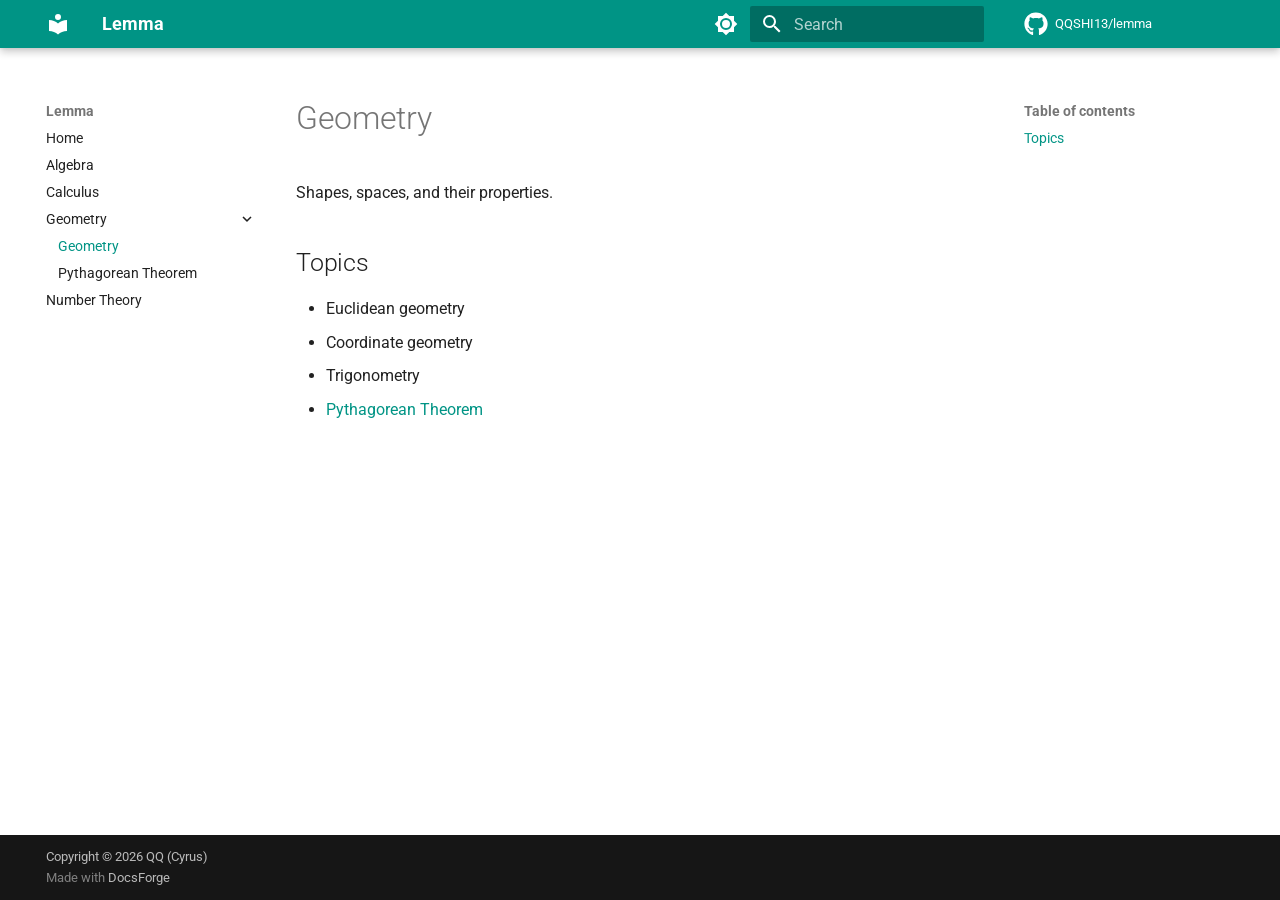
<file: geometry/index.html>
<!doctype html>
<html lang="en" class="no-js">
  <head>
    
      <meta charset="utf-8">
      <meta name="viewport" content="width=device-width,initial-scale=1">
      
        <meta name="description" content="A mathematics wiki built with DocsForge">
      
      
        <meta name="author" content="QQ (Cyrus)">
      
      
        <link rel="canonical" href="https://qqshi13.github.io/lemma/geometry/">
      
      
        <link rel="prev" href="../calculus/">
      
      
        <link rel="next" href="pythagorean/">
      
      
        
      
      
      <link rel="icon" href="../assets/images/favicon.png">
      <meta name="generator" content="docsforge">
    
    
      
        <title>Geometry - Lemma</title>
      
    
    
      <link rel="stylesheet" href="../assets/stylesheets/main.484c7ddc.min.css">
      <link rel="stylesheet" href="../assets/stylesheets/pygments.css">
      <link rel="stylesheet" href="../assets/katex/katex.min.css">
      
        
        <link rel="stylesheet" href="../assets/stylesheets/palette.ab4e12ef.min.css">
      
      


    
    
      
    
    
      
        
        
        <link rel="preconnect" href="https://fonts.gstatic.com" crossorigin>
        <link rel="stylesheet" href="https://fonts.googleapis.com/css?family=Roboto:300,300i,400,400i,700,700i%7CRoboto+Mono:400,400i,700,700i&display=fallback">
        <style>:root{--md-text-font:"Roboto";--md-code-font:"Roboto Mono"}</style>
      
    
    
    <style>.MathJax_Preview{display:none!important}</style>
    <script>__md_scope=new URL("..",location),__md_hash=e=>[...e].reduce(((e,_)=>(e<<5)-e+_.charCodeAt(0)),0),__md_get=(e,_=localStorage,t=__md_scope)=>JSON.parse(_.getItem(t.pathname+"."+e)),__md_set=(e,_,t=localStorage,a=__md_scope)=>{try{t.setItem(a.pathname+"."+e,JSON.stringify(_))}catch(e){}}</script>
    
      

    
    
  </head>
  
  
    
    
      
    
    
    
    
    <body dir="ltr" data-md-color-scheme="default" data-md-color-primary="teal" data-md-color-accent="teal">
  
    
    <input class="md-toggle" data-md-toggle="drawer" type="checkbox" id="__drawer" autocomplete="off">
    <input class="md-toggle" data-md-toggle="search" type="checkbox" id="__search" autocomplete="off">
    <label class="md-overlay" for="__drawer"></label>
    <div data-md-component="skip">
      
        
        <a href="#geometry" class="md-skip">
          Skip to content
        </a>
      
    </div>
    <div data-md-component="announce">
      
    </div>
    
    
      

  

<header class="md-header md-header--shadow" data-md-component="header">
  <nav class="md-header__inner md-grid" aria-label="Header">
    <a href=".." title="Lemma" class="md-header__button md-logo" aria-label="Lemma" data-md-component="logo">
      
  
  <svg xmlns="http://www.w3.org/2000/svg" viewBox="0 0 24 24"><path d="M12 8a3 3 0 0 0 3-3 3 3 0 0 0-3-3 3 3 0 0 0-3 3 3 3 0 0 0 3 3m0 3.54C9.64 9.35 6.5 8 3 8v11c3.5 0 6.64 1.35 9 3.54 2.36-2.19 5.5-3.54 9-3.54V8c-3.5 0-6.64 1.35-9 3.54"/></svg>

    </a>
    <label class="md-header__button md-icon" for="__drawer">
      
      <svg xmlns="http://www.w3.org/2000/svg" viewBox="0 0 24 24"><path d="M3 6h18v2H3zm0 5h18v2H3zm0 5h18v2H3z"/></svg>
    </label>
    <div class="md-header__title" data-md-component="header-title">
      <div class="md-header__ellipsis">
        <div class="md-header__topic">
          <span class="md-ellipsis">
            Lemma
          </span>
        </div>
        <div class="md-header__topic" data-md-component="header-topic">
          <span class="md-ellipsis">
            
              Geometry
            
          </span>
        </div>
      </div>
    </div>
    
      
        <form class="md-header__option" data-md-component="palette">
  
    
    
    
    <input class="md-option" data-md-color-media="(prefers-color-scheme: light)" data-md-color-scheme="default" data-md-color-primary="teal" data-md-color-accent="teal"  aria-label="Switch to dark mode"  type="radio" name="__palette" id="__palette_0">
    
      <label class="md-header__button md-icon" title="Switch to dark mode" for="__palette_1" hidden>
        <svg xmlns="http://www.w3.org/2000/svg" viewBox="0 0 24 24"><path d="M12 8a4 4 0 0 0-4 4 4 4 0 0 0 4 4 4 4 0 0 0 4-4 4 4 0 0 0-4-4m0 10a6 6 0 0 1-6-6 6 6 0 0 1 6-6 6 6 0 0 1 6 6 6 6 0 0 1-6 6m8-9.31V4h-4.69L12 .69 8.69 4H4v4.69L.69 12 4 15.31V20h4.69L12 23.31 15.31 20H20v-4.69L23.31 12z"/></svg>
      </label>
    
  
    
    
    
    <input class="md-option" data-md-color-media="(prefers-color-scheme: dark)" data-md-color-scheme="slate" data-md-color-primary="black" data-md-color-accent="teal"  aria-label="Switch to light mode"  type="radio" name="__palette" id="__palette_1">
    
      <label class="md-header__button md-icon" title="Switch to light mode" for="__palette_0" hidden>
        <svg xmlns="http://www.w3.org/2000/svg" viewBox="0 0 24 24"><path d="M12 18c-.89 0-1.74-.2-2.5-.55C11.56 16.5 13 14.42 13 12s-1.44-4.5-3.5-5.45C10.26 6.2 11.11 6 12 6a6 6 0 0 1 6 6 6 6 0 0 1-6 6m8-9.31V4h-4.69L12 .69 8.69 4H4v4.69L.69 12 4 15.31V20h4.69L12 23.31 15.31 20H20v-4.69L23.31 12z"/></svg>
      </label>
    
  
</form>
      
    
    
      <script>var palette=__md_get("__palette");if(palette&&palette.color){if("(prefers-color-scheme)"===palette.color.media){var media=matchMedia("(prefers-color-scheme: light)"),input=document.querySelector(media.matches?"[data-md-color-media='(prefers-color-scheme: light)']":"[data-md-color-media='(prefers-color-scheme: dark)']");palette.color.media=input.getAttribute("data-md-color-media"),palette.color.scheme=input.getAttribute("data-md-color-scheme"),palette.color.primary=input.getAttribute("data-md-color-primary"),palette.color.accent=input.getAttribute("data-md-color-accent")}for(var[key,value]of Object.entries(palette.color))document.body.setAttribute("data-md-color-"+key,value)}</script>
    
    
    
      
      
        <label class="md-header__button md-icon" for="__search">
          
          <svg xmlns="http://www.w3.org/2000/svg" viewBox="0 0 24 24"><path d="M9.5 3A6.5 6.5 0 0 1 16 9.5c0 1.61-.59 3.09-1.56 4.23l.27.27h.79l5 5-1.5 1.5-5-5v-.79l-.27-.27A6.52 6.52 0 0 1 9.5 16 6.5 6.5 0 0 1 3 9.5 6.5 6.5 0 0 1 9.5 3m0 2C7 5 5 7 5 9.5S7 14 9.5 14 14 12 14 9.5 12 5 9.5 5"/></svg>
        </label>
        <div class="md-search" data-md-component="search" role="dialog">
  <label class="md-search__overlay" for="__search"></label>
  <div class="md-search__inner" role="search">
    <form class="md-search__form" name="search">
      <input type="text" class="md-search__input" name="query" aria-label="Search" placeholder="Search" autocapitalize="off" autocorrect="off" autocomplete="off" spellcheck="false" data-md-component="search-query" required>
      <label class="md-search__icon md-icon" for="__search">
        
        <svg xmlns="http://www.w3.org/2000/svg" viewBox="0 0 24 24"><path d="M9.5 3A6.5 6.5 0 0 1 16 9.5c0 1.61-.59 3.09-1.56 4.23l.27.27h.79l5 5-1.5 1.5-5-5v-.79l-.27-.27A6.52 6.52 0 0 1 9.5 16 6.5 6.5 0 0 1 3 9.5 6.5 6.5 0 0 1 9.5 3m0 2C7 5 5 7 5 9.5S7 14 9.5 14 14 12 14 9.5 12 5 9.5 5"/></svg>
        
        <svg xmlns="http://www.w3.org/2000/svg" viewBox="0 0 24 24"><path d="M20 11v2H8l5.5 5.5-1.42 1.42L4.16 12l7.92-7.92L13.5 5.5 8 11z"/></svg>
      </label>
      <nav class="md-search__options" aria-label="Search">
        
        <button type="reset" class="md-search__icon md-icon" title="Clear" aria-label="Clear" tabindex="-1">
          
          <svg xmlns="http://www.w3.org/2000/svg" viewBox="0 0 24 24"><path d="M19 6.41 17.59 5 12 10.59 6.41 5 5 6.41 10.59 12 5 17.59 6.41 19 12 13.41 17.59 19 19 17.59 13.41 12z"/></svg>
        </button>
      </nav>
      
    </form>
    <div class="md-search__output">
      <div class="md-search__scrollwrap" tabindex="0" data-md-scrollfix>
        <div class="md-search-result" data-md-component="search-result">
          <div class="md-search-result__meta">
            Initializing search
          </div>
          <ol class="md-search-result__list" role="presentation"></ol>
        </div>
      </div>
    </div>
  </div>
</div>
      
    
    
      <div class="md-header__source">
        <a href="https://github.com/QQSHI13/lemma" title="Go to repository" class="md-source" data-md-component="source">
  <div class="md-source__icon md-icon">
    
    <svg xmlns="http://www.w3.org/2000/svg" viewBox="0 0 512 512"><!--! Font Awesome Free 7.1.0 by @fontawesome - https://fontawesome.com License - https://fontawesome.com/license/free (Icons: CC BY 4.0, Fonts: SIL OFL 1.1, Code: MIT License) Copyright 2025 Fonticons, Inc.--><path d="M173.9 397.4c0 2-2.3 3.6-5.2 3.6-3.3.3-5.6-1.3-5.6-3.6 0-2 2.3-3.6 5.2-3.6 3-.3 5.6 1.3 5.6 3.6m-31.1-4.5c-.7 2 1.3 4.3 4.3 4.9 2.6 1 5.6 0 6.2-2s-1.3-4.3-4.3-5.2c-2.6-.7-5.5.3-6.2 2.3m44.2-1.7c-2.9.7-4.9 2.6-4.6 4.9.3 2 2.9 3.3 5.9 2.6 2.9-.7 4.9-2.6 4.6-4.6-.3-1.9-3-3.2-5.9-2.9M252.8 8C114.1 8 8 113.3 8 252c0 110.9 69.8 205.8 169.5 239.2 12.8 2.3 17.3-5.6 17.3-12.1 0-6.2-.3-40.4-.3-61.4 0 0-70 15-84.7-29.8 0 0-11.4-29.1-27.8-36.6 0 0-22.9-15.7 1.6-15.4 0 0 24.9 2 38.6 25.8 21.9 38.6 58.6 27.5 72.9 20.9 2.3-16 8.8-27.1 16-33.7-55.9-6.2-112.3-14.3-112.3-110.5 0-27.5 7.6-41.3 23.6-58.9-2.6-6.5-11.1-33.3 2.6-67.9 20.9-6.5 69 27 69 27 20-5.6 41.5-8.5 62.8-8.5s42.8 2.9 62.8 8.5c0 0 48.1-33.6 69-27 13.7 34.7 5.2 61.4 2.6 67.9 16 17.7 25.8 31.5 25.8 58.9 0 96.5-58.9 104.2-114.8 110.5 9.2 7.9 17 22.9 17 46.4 0 33.7-.3 75.4-.3 83.6 0 6.5 4.6 14.4 17.3 12.1C436.2 457.8 504 362.9 504 252 504 113.3 391.5 8 252.8 8M105.2 352.9c-1.3 1-1 3.3.7 5.2 1.6 1.6 3.9 2.3 5.2 1 1.3-1 1-3.3-.7-5.2-1.6-1.6-3.9-2.3-5.2-1m-10.8-8.1c-.7 1.3.3 2.9 2.3 3.9 1.6 1 3.6.7 4.3-.7.7-1.3-.3-2.9-2.3-3.9-2-.6-3.6-.3-4.3.7m32.4 35.6c-1.6 1.3-1 4.3 1.3 6.2 2.3 2.3 5.2 2.6 6.5 1 1.3-1.3.7-4.3-1.3-6.2-2.2-2.3-5.2-2.6-6.5-1m-11.4-14.7c-1.6 1-1.6 3.6 0 5.9s4.3 3.3 5.6 2.3c1.6-1.3 1.6-3.9 0-6.2-1.4-2.3-4-3.3-5.6-2"/></svg>
  </div>
  <div class="md-source__repository">
    QQSHI13/lemma
  </div>
</a>
      </div>
    
  </nav>
  
</header>
    
    <div class="md-container" data-md-component="container">
      
      
        
          
        
      
      <main class="md-main" data-md-component="main">
        <div class="md-main__inner md-grid">
          
            
              
              <div class="md-sidebar md-sidebar--primary" data-md-component="sidebar" data-md-type="navigation" >
                <div class="md-sidebar__scrollwrap">
                  <div class="md-sidebar__inner">
                    



<nav class="md-nav md-nav--primary" aria-label="Navigation" data-md-level="0">
  <label class="md-nav__title" for="__drawer">
    <a href=".." title="Lemma" class="md-nav__button md-logo" aria-label="Lemma" data-md-component="logo">
      
  
  <svg xmlns="http://www.w3.org/2000/svg" viewBox="0 0 24 24"><path d="M12 8a3 3 0 0 0 3-3 3 3 0 0 0-3-3 3 3 0 0 0-3 3 3 3 0 0 0 3 3m0 3.54C9.64 9.35 6.5 8 3 8v11c3.5 0 6.64 1.35 9 3.54 2.36-2.19 5.5-3.54 9-3.54V8c-3.5 0-6.64 1.35-9 3.54"/></svg>

    </a>
    Lemma
  </label>
  
    <div class="md-nav__source">
      <a href="https://github.com/QQSHI13/lemma" title="Go to repository" class="md-source" data-md-component="source">
  <div class="md-source__icon md-icon">
    
    <svg xmlns="http://www.w3.org/2000/svg" viewBox="0 0 512 512"><!--! Font Awesome Free 7.1.0 by @fontawesome - https://fontawesome.com License - https://fontawesome.com/license/free (Icons: CC BY 4.0, Fonts: SIL OFL 1.1, Code: MIT License) Copyright 2025 Fonticons, Inc.--><path d="M173.9 397.4c0 2-2.3 3.6-5.2 3.6-3.3.3-5.6-1.3-5.6-3.6 0-2 2.3-3.6 5.2-3.6 3-.3 5.6 1.3 5.6 3.6m-31.1-4.5c-.7 2 1.3 4.3 4.3 4.9 2.6 1 5.6 0 6.2-2s-1.3-4.3-4.3-5.2c-2.6-.7-5.5.3-6.2 2.3m44.2-1.7c-2.9.7-4.9 2.6-4.6 4.9.3 2 2.9 3.3 5.9 2.6 2.9-.7 4.9-2.6 4.6-4.6-.3-1.9-3-3.2-5.9-2.9M252.8 8C114.1 8 8 113.3 8 252c0 110.9 69.8 205.8 169.5 239.2 12.8 2.3 17.3-5.6 17.3-12.1 0-6.2-.3-40.4-.3-61.4 0 0-70 15-84.7-29.8 0 0-11.4-29.1-27.8-36.6 0 0-22.9-15.7 1.6-15.4 0 0 24.9 2 38.6 25.8 21.9 38.6 58.6 27.5 72.9 20.9 2.3-16 8.8-27.1 16-33.7-55.9-6.2-112.3-14.3-112.3-110.5 0-27.5 7.6-41.3 23.6-58.9-2.6-6.5-11.1-33.3 2.6-67.9 20.9-6.5 69 27 69 27 20-5.6 41.5-8.5 62.8-8.5s42.8 2.9 62.8 8.5c0 0 48.1-33.6 69-27 13.7 34.7 5.2 61.4 2.6 67.9 16 17.7 25.8 31.5 25.8 58.9 0 96.5-58.9 104.2-114.8 110.5 9.2 7.9 17 22.9 17 46.4 0 33.7-.3 75.4-.3 83.6 0 6.5 4.6 14.4 17.3 12.1C436.2 457.8 504 362.9 504 252 504 113.3 391.5 8 252.8 8M105.2 352.9c-1.3 1-1 3.3.7 5.2 1.6 1.6 3.9 2.3 5.2 1 1.3-1 1-3.3-.7-5.2-1.6-1.6-3.9-2.3-5.2-1m-10.8-8.1c-.7 1.3.3 2.9 2.3 3.9 1.6 1 3.6.7 4.3-.7.7-1.3-.3-2.9-2.3-3.9-2-.6-3.6-.3-4.3.7m32.4 35.6c-1.6 1.3-1 4.3 1.3 6.2 2.3 2.3 5.2 2.6 6.5 1 1.3-1.3.7-4.3-1.3-6.2-2.2-2.3-5.2-2.6-6.5-1m-11.4-14.7c-1.6 1-1.6 3.6 0 5.9s4.3 3.3 5.6 2.3c1.6-1.3 1.6-3.9 0-6.2-1.4-2.3-4-3.3-5.6-2"/></svg>
  </div>
  <div class="md-source__repository">
    QQSHI13/lemma
  </div>
</a>
    </div>
  
  <ul class="md-nav__list" data-md-scrollfix>
    
      
      
  
  
  
  
    <li class="md-nav__item">
      <a href=".." class="md-nav__link">
        
  
  
  <span class="md-ellipsis">
    
  
    Home
  

    
  </span>
  
  

      </a>
    </li>
  

    
      
      
  
  
  
  
    <li class="md-nav__item">
      <a href="../algebra/" class="md-nav__link">
        
  
  
  <span class="md-ellipsis">
    
  
    Algebra
  

    
  </span>
  
  

      </a>
    </li>
  

    
      
      
  
  
  
  
    <li class="md-nav__item">
      <a href="../calculus/" class="md-nav__link">
        
  
  
  <span class="md-ellipsis">
    
  
    Calculus
  

    
  </span>
  
  

      </a>
    </li>
  

    
      
      
  
  
    
  
  
  
    
    
    
    
    
    <li class="md-nav__item md-nav__item--active md-nav__item--nested">
      
        
        
        <input class="md-nav__toggle md-toggle " type="checkbox" id="__nav_4" checked>
        
          
          <label class="md-nav__link" for="__nav_4" id="__nav_4_label" tabindex="0">
            
  
  
  <span class="md-ellipsis">
    
  
    Geometry
  

    
  </span>
  
  

            <span class="md-nav__icon md-icon"></span>
          </label>
        
        <nav class="md-nav" data-md-level="1" aria-labelledby="__nav_4_label" aria-expanded="true">
          <label class="md-nav__title" for="__nav_4">
            <span class="md-nav__icon md-icon"></span>
            
  
    Geometry
  

          </label>
          <ul class="md-nav__list" data-md-scrollfix>
            
              
                
  
  
    
  
  
  
    <li class="md-nav__item md-nav__item--active">
      
      <input class="md-nav__toggle md-toggle" type="checkbox" id="__toc">
      
      
        
      
      
        <label class="md-nav__link md-nav__link--active" for="__toc">
          
  
  
  <span class="md-ellipsis">
    
  
    Geometry
  

    
  </span>
  
  

          <span class="md-nav__icon md-icon"></span>
        </label>
      
      <a href="./" class="md-nav__link md-nav__link--active">
        
  
  
  <span class="md-ellipsis">
    
  
    Geometry
  

    
  </span>
  
  

      </a>
      
        

<nav class="md-nav md-nav--secondary" aria-label="Table of contents">
  
  
  
    
  
  
    <label class="md-nav__title" for="__toc">
      <span class="md-nav__icon md-icon"></span>
      Table of contents
    </label>
    <ul class="md-nav__list" data-md-component="toc" data-md-scrollfix>
      
        <li class="md-nav__item">
  <a href="#topics" class="md-nav__link">
    <span class="md-ellipsis">
      
        Topics
      
    </span>
  </a>
  
</li>
      
    </ul>
  
</nav>
      
    </li>
  

              
            
              
                
  
  
  
  
    <li class="md-nav__item">
      <a href="pythagorean/" class="md-nav__link">
        
  
  
  <span class="md-ellipsis">
    
  
    Pythagorean Theorem
  

    
  </span>
  
  

      </a>
    </li>
  

              
            
          </ul>
        </nav>
      
    </li>
  

    
      
      
  
  
  
  
    <li class="md-nav__item">
      <a href="../number-theory/" class="md-nav__link">
        
  
  
  <span class="md-ellipsis">
    
  
    Number Theory
  

    
  </span>
  
  

      </a>
    </li>
  

    
  </ul>
</nav>
                  </div>
                </div>
              </div>
            
            
              
              <div class="md-sidebar md-sidebar--secondary" data-md-component="sidebar" data-md-type="toc" >
                <div class="md-sidebar__scrollwrap">
                  <div class="md-sidebar__inner">
                    

<nav class="md-nav md-nav--secondary" aria-label="Table of contents">
  
  
  
    
  
  
    <label class="md-nav__title" for="__toc">
      <span class="md-nav__icon md-icon"></span>
      Table of contents
    </label>
    <ul class="md-nav__list" data-md-component="toc" data-md-scrollfix>
      
        <li class="md-nav__item">
  <a href="#topics" class="md-nav__link">
    <span class="md-ellipsis">
      
        Topics
      
    </span>
  </a>
  
</li>
      
    </ul>
  
</nav>
                  </div>
                </div>
              </div>
            
          
          
            <div class="md-content" data-md-component="content">
              
              <article class="md-content__inner md-typeset">
                
                  


  
  


<h1 id="geometry">Geometry</h1>
<p>Shapes, spaces, and their properties.</p>
<h2 id="topics">Topics</h2>
<ul>
<li>Euclidean geometry</li>
<li>Coordinate geometry</li>
<li>Trigonometry</li>
<li><a href="pythagorean/">Pythagorean Theorem</a></li>
</ul>







  
  






                
              </article>
            </div>
          
          
<script>var target=document.getElementById(location.hash.slice(1));target&&target.name&&(target.checked=target.name.startsWith("__tabbed_"))</script>
        </div>
        
      </main>
      
        <footer class="md-footer">
  
  <div class="md-footer-meta md-typeset">
    <div class="md-footer-meta__inner md-grid">
      <div class="md-copyright">
  
    <div class="md-copyright__highlight">
      Copyright &copy; 2026 QQ (Cyrus)
    </div>
  
  
    Made with
    <a href="https://github.com/QQSHI13/docsforge" target="_blank" rel="noopener">
      DocsForge
    </a>
  
</div>
      
    </div>
  </div>
</footer>
      
    </div>
    <div class="md-dialog" data-md-component="dialog">
      <div class="md-dialog__inner md-typeset"></div>
    </div>
    
      <div class="md-progress" data-md-component="progress" role="progressbar"></div>
    
    
    
      
      
      <script id="__config" type="application/json">{"annotate": null, "base": "..", "features": ["navigation.instant", "navigation.instant.progress"], "search": "../assets/javascripts/workers/search.2c215733.min.js", "tags": null, "translations": {"clipboard.copied": "Copied to clipboard", "clipboard.copy": "Copy to clipboard", "search.result.more.one": "1 more on this page", "search.result.more.other": "# more on this page", "search.result.none": "No matching documents", "search.result.one": "1 matching document", "search.result.other": "# matching documents", "search.result.placeholder": "Type to start searching", "search.result.term.missing": "Missing", "select.version": "Select version"}, "version": null}</script>
    
    
      <script src="../assets/javascripts/bundle.79ae519e.min.js"></script>
      <script src="../assets/katex/katex.min.js"></script>
      <script src="../assets/katex/mathtex-script-type.min.js"></script>
      
      <script>
        // Re-render KaTeX after instant navigation page switches
        if (typeof document$ !== "undefined") {
          document$.subscribe(function() {
            if (typeof katex !== "undefined") {
              document.querySelectorAll(".arithmatex").forEach(function(el) {
                var tex = el.textContent || el.innerText;
                if (tex && tex.trim()) {
                  try {
                    katex.render(tex.trim(), el, {throwOnError: false, displayMode: el.classList.contains("arithmatex--block")});
                  } catch(e) {}
                }
              });
            }
          });
        }
        // Register service worker for offline support
        if ("serviceWorker" in navigator) {
          var swUrl = "../assets/javascripts/sw.js";
          var swScope = swUrl.replace(/assets\/javascripts\/sw\.js$/, "");
          navigator.serviceWorker.register(swUrl, {scope: swScope}).catch(function(){});
        }
      </script>
    
  </body>
</html>
</file>
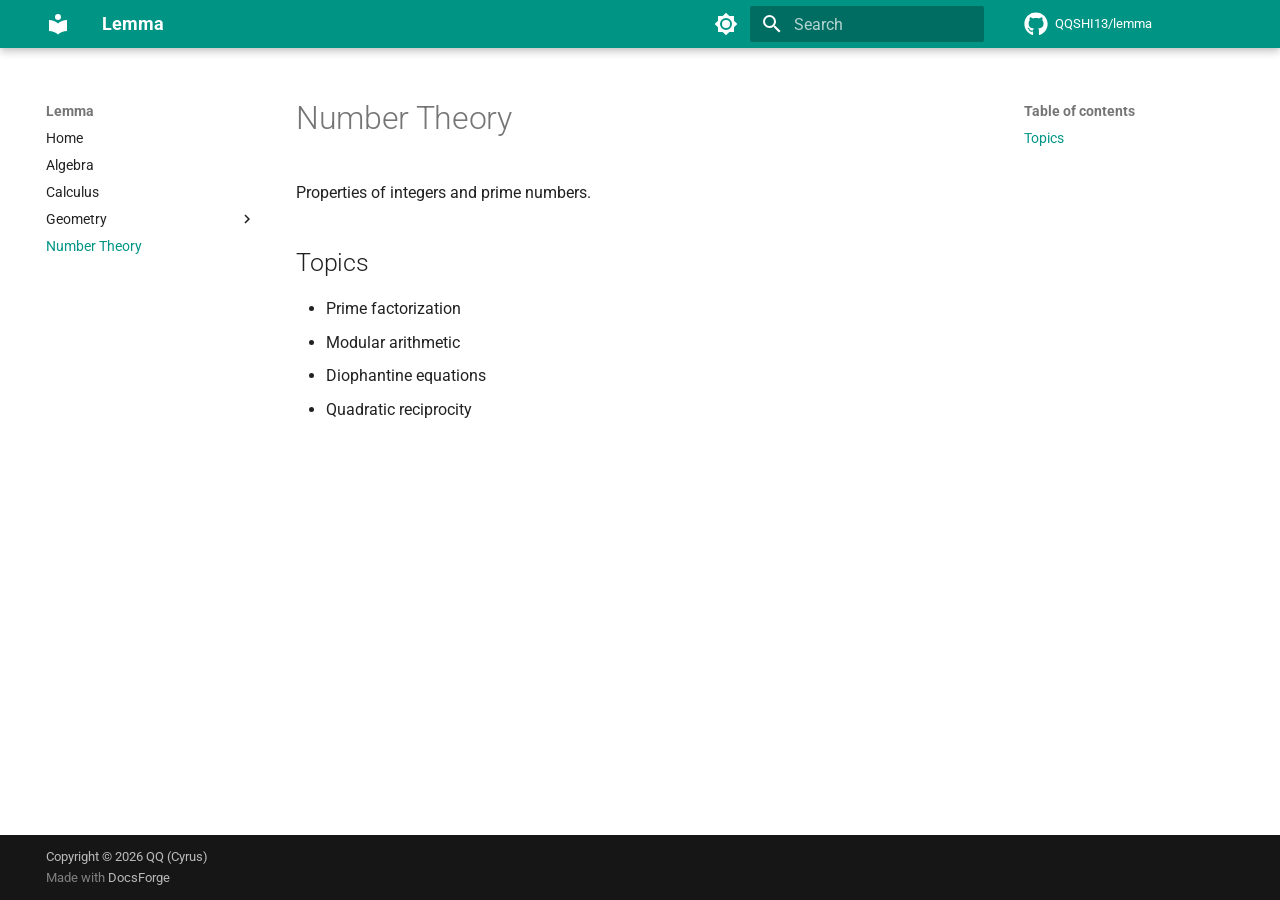
<file: number-theory/index.html>
<!doctype html>
<html lang="en" class="no-js">
  <head>
    
      <meta charset="utf-8">
      <meta name="viewport" content="width=device-width,initial-scale=1">
      
        <meta name="description" content="A mathematics wiki built with DocsForge">
      
      
        <meta name="author" content="QQ (Cyrus)">
      
      
        <link rel="canonical" href="https://qqshi13.github.io/lemma/number-theory/">
      
      
        <link rel="prev" href="../geometry/pythagorean/">
      
      
      
        
      
      
      <link rel="icon" href="../assets/images/favicon.png">
      <meta name="generator" content="docsforge">
    
    
      
        <title>Number Theory - Lemma</title>
      
    
    
      <link rel="stylesheet" href="../assets/stylesheets/main.484c7ddc.min.css">
      <link rel="stylesheet" href="../assets/stylesheets/pygments.css">
      <link rel="stylesheet" href="../assets/katex/katex.min.css">
      
        
        <link rel="stylesheet" href="../assets/stylesheets/palette.ab4e12ef.min.css">
      
      


    
    
      
    
    
      
        
        
        <link rel="preconnect" href="https://fonts.gstatic.com" crossorigin>
        <link rel="stylesheet" href="https://fonts.googleapis.com/css?family=Roboto:300,300i,400,400i,700,700i%7CRoboto+Mono:400,400i,700,700i&display=fallback">
        <style>:root{--md-text-font:"Roboto";--md-code-font:"Roboto Mono"}</style>
      
    
    
    <style>.MathJax_Preview{display:none!important}</style>
    <script>__md_scope=new URL("..",location),__md_hash=e=>[...e].reduce(((e,_)=>(e<<5)-e+_.charCodeAt(0)),0),__md_get=(e,_=localStorage,t=__md_scope)=>JSON.parse(_.getItem(t.pathname+"."+e)),__md_set=(e,_,t=localStorage,a=__md_scope)=>{try{t.setItem(a.pathname+"."+e,JSON.stringify(_))}catch(e){}}</script>
    
      

    
    
  </head>
  
  
    
    
      
    
    
    
    
    <body dir="ltr" data-md-color-scheme="default" data-md-color-primary="teal" data-md-color-accent="teal">
  
    
    <input class="md-toggle" data-md-toggle="drawer" type="checkbox" id="__drawer" autocomplete="off">
    <input class="md-toggle" data-md-toggle="search" type="checkbox" id="__search" autocomplete="off">
    <label class="md-overlay" for="__drawer"></label>
    <div data-md-component="skip">
      
        
        <a href="#number-theory" class="md-skip">
          Skip to content
        </a>
      
    </div>
    <div data-md-component="announce">
      
    </div>
    
    
      

  

<header class="md-header md-header--shadow" data-md-component="header">
  <nav class="md-header__inner md-grid" aria-label="Header">
    <a href=".." title="Lemma" class="md-header__button md-logo" aria-label="Lemma" data-md-component="logo">
      
  
  <svg xmlns="http://www.w3.org/2000/svg" viewBox="0 0 24 24"><path d="M12 8a3 3 0 0 0 3-3 3 3 0 0 0-3-3 3 3 0 0 0-3 3 3 3 0 0 0 3 3m0 3.54C9.64 9.35 6.5 8 3 8v11c3.5 0 6.64 1.35 9 3.54 2.36-2.19 5.5-3.54 9-3.54V8c-3.5 0-6.64 1.35-9 3.54"/></svg>

    </a>
    <label class="md-header__button md-icon" for="__drawer">
      
      <svg xmlns="http://www.w3.org/2000/svg" viewBox="0 0 24 24"><path d="M3 6h18v2H3zm0 5h18v2H3zm0 5h18v2H3z"/></svg>
    </label>
    <div class="md-header__title" data-md-component="header-title">
      <div class="md-header__ellipsis">
        <div class="md-header__topic">
          <span class="md-ellipsis">
            Lemma
          </span>
        </div>
        <div class="md-header__topic" data-md-component="header-topic">
          <span class="md-ellipsis">
            
              Number Theory
            
          </span>
        </div>
      </div>
    </div>
    
      
        <form class="md-header__option" data-md-component="palette">
  
    
    
    
    <input class="md-option" data-md-color-media="(prefers-color-scheme: light)" data-md-color-scheme="default" data-md-color-primary="teal" data-md-color-accent="teal"  aria-label="Switch to dark mode"  type="radio" name="__palette" id="__palette_0">
    
      <label class="md-header__button md-icon" title="Switch to dark mode" for="__palette_1" hidden>
        <svg xmlns="http://www.w3.org/2000/svg" viewBox="0 0 24 24"><path d="M12 8a4 4 0 0 0-4 4 4 4 0 0 0 4 4 4 4 0 0 0 4-4 4 4 0 0 0-4-4m0 10a6 6 0 0 1-6-6 6 6 0 0 1 6-6 6 6 0 0 1 6 6 6 6 0 0 1-6 6m8-9.31V4h-4.69L12 .69 8.69 4H4v4.69L.69 12 4 15.31V20h4.69L12 23.31 15.31 20H20v-4.69L23.31 12z"/></svg>
      </label>
    
  
    
    
    
    <input class="md-option" data-md-color-media="(prefers-color-scheme: dark)" data-md-color-scheme="slate" data-md-color-primary="black" data-md-color-accent="teal"  aria-label="Switch to light mode"  type="radio" name="__palette" id="__palette_1">
    
      <label class="md-header__button md-icon" title="Switch to light mode" for="__palette_0" hidden>
        <svg xmlns="http://www.w3.org/2000/svg" viewBox="0 0 24 24"><path d="M12 18c-.89 0-1.74-.2-2.5-.55C11.56 16.5 13 14.42 13 12s-1.44-4.5-3.5-5.45C10.26 6.2 11.11 6 12 6a6 6 0 0 1 6 6 6 6 0 0 1-6 6m8-9.31V4h-4.69L12 .69 8.69 4H4v4.69L.69 12 4 15.31V20h4.69L12 23.31 15.31 20H20v-4.69L23.31 12z"/></svg>
      </label>
    
  
</form>
      
    
    
      <script>var palette=__md_get("__palette");if(palette&&palette.color){if("(prefers-color-scheme)"===palette.color.media){var media=matchMedia("(prefers-color-scheme: light)"),input=document.querySelector(media.matches?"[data-md-color-media='(prefers-color-scheme: light)']":"[data-md-color-media='(prefers-color-scheme: dark)']");palette.color.media=input.getAttribute("data-md-color-media"),palette.color.scheme=input.getAttribute("data-md-color-scheme"),palette.color.primary=input.getAttribute("data-md-color-primary"),palette.color.accent=input.getAttribute("data-md-color-accent")}for(var[key,value]of Object.entries(palette.color))document.body.setAttribute("data-md-color-"+key,value)}</script>
    
    
    
      
      
        <label class="md-header__button md-icon" for="__search">
          
          <svg xmlns="http://www.w3.org/2000/svg" viewBox="0 0 24 24"><path d="M9.5 3A6.5 6.5 0 0 1 16 9.5c0 1.61-.59 3.09-1.56 4.23l.27.27h.79l5 5-1.5 1.5-5-5v-.79l-.27-.27A6.52 6.52 0 0 1 9.5 16 6.5 6.5 0 0 1 3 9.5 6.5 6.5 0 0 1 9.5 3m0 2C7 5 5 7 5 9.5S7 14 9.5 14 14 12 14 9.5 12 5 9.5 5"/></svg>
        </label>
        <div class="md-search" data-md-component="search" role="dialog">
  <label class="md-search__overlay" for="__search"></label>
  <div class="md-search__inner" role="search">
    <form class="md-search__form" name="search">
      <input type="text" class="md-search__input" name="query" aria-label="Search" placeholder="Search" autocapitalize="off" autocorrect="off" autocomplete="off" spellcheck="false" data-md-component="search-query" required>
      <label class="md-search__icon md-icon" for="__search">
        
        <svg xmlns="http://www.w3.org/2000/svg" viewBox="0 0 24 24"><path d="M9.5 3A6.5 6.5 0 0 1 16 9.5c0 1.61-.59 3.09-1.56 4.23l.27.27h.79l5 5-1.5 1.5-5-5v-.79l-.27-.27A6.52 6.52 0 0 1 9.5 16 6.5 6.5 0 0 1 3 9.5 6.5 6.5 0 0 1 9.5 3m0 2C7 5 5 7 5 9.5S7 14 9.5 14 14 12 14 9.5 12 5 9.5 5"/></svg>
        
        <svg xmlns="http://www.w3.org/2000/svg" viewBox="0 0 24 24"><path d="M20 11v2H8l5.5 5.5-1.42 1.42L4.16 12l7.92-7.92L13.5 5.5 8 11z"/></svg>
      </label>
      <nav class="md-search__options" aria-label="Search">
        
        <button type="reset" class="md-search__icon md-icon" title="Clear" aria-label="Clear" tabindex="-1">
          
          <svg xmlns="http://www.w3.org/2000/svg" viewBox="0 0 24 24"><path d="M19 6.41 17.59 5 12 10.59 6.41 5 5 6.41 10.59 12 5 17.59 6.41 19 12 13.41 17.59 19 19 17.59 13.41 12z"/></svg>
        </button>
      </nav>
      
    </form>
    <div class="md-search__output">
      <div class="md-search__scrollwrap" tabindex="0" data-md-scrollfix>
        <div class="md-search-result" data-md-component="search-result">
          <div class="md-search-result__meta">
            Initializing search
          </div>
          <ol class="md-search-result__list" role="presentation"></ol>
        </div>
      </div>
    </div>
  </div>
</div>
      
    
    
      <div class="md-header__source">
        <a href="https://github.com/QQSHI13/lemma" title="Go to repository" class="md-source" data-md-component="source">
  <div class="md-source__icon md-icon">
    
    <svg xmlns="http://www.w3.org/2000/svg" viewBox="0 0 512 512"><!--! Font Awesome Free 7.1.0 by @fontawesome - https://fontawesome.com License - https://fontawesome.com/license/free (Icons: CC BY 4.0, Fonts: SIL OFL 1.1, Code: MIT License) Copyright 2025 Fonticons, Inc.--><path d="M173.9 397.4c0 2-2.3 3.6-5.2 3.6-3.3.3-5.6-1.3-5.6-3.6 0-2 2.3-3.6 5.2-3.6 3-.3 5.6 1.3 5.6 3.6m-31.1-4.5c-.7 2 1.3 4.3 4.3 4.9 2.6 1 5.6 0 6.2-2s-1.3-4.3-4.3-5.2c-2.6-.7-5.5.3-6.2 2.3m44.2-1.7c-2.9.7-4.9 2.6-4.6 4.9.3 2 2.9 3.3 5.9 2.6 2.9-.7 4.9-2.6 4.6-4.6-.3-1.9-3-3.2-5.9-2.9M252.8 8C114.1 8 8 113.3 8 252c0 110.9 69.8 205.8 169.5 239.2 12.8 2.3 17.3-5.6 17.3-12.1 0-6.2-.3-40.4-.3-61.4 0 0-70 15-84.7-29.8 0 0-11.4-29.1-27.8-36.6 0 0-22.9-15.7 1.6-15.4 0 0 24.9 2 38.6 25.8 21.9 38.6 58.6 27.5 72.9 20.9 2.3-16 8.8-27.1 16-33.7-55.9-6.2-112.3-14.3-112.3-110.5 0-27.5 7.6-41.3 23.6-58.9-2.6-6.5-11.1-33.3 2.6-67.9 20.9-6.5 69 27 69 27 20-5.6 41.5-8.5 62.8-8.5s42.8 2.9 62.8 8.5c0 0 48.1-33.6 69-27 13.7 34.7 5.2 61.4 2.6 67.9 16 17.7 25.8 31.5 25.8 58.9 0 96.5-58.9 104.2-114.8 110.5 9.2 7.9 17 22.9 17 46.4 0 33.7-.3 75.4-.3 83.6 0 6.5 4.6 14.4 17.3 12.1C436.2 457.8 504 362.9 504 252 504 113.3 391.5 8 252.8 8M105.2 352.9c-1.3 1-1 3.3.7 5.2 1.6 1.6 3.9 2.3 5.2 1 1.3-1 1-3.3-.7-5.2-1.6-1.6-3.9-2.3-5.2-1m-10.8-8.1c-.7 1.3.3 2.9 2.3 3.9 1.6 1 3.6.7 4.3-.7.7-1.3-.3-2.9-2.3-3.9-2-.6-3.6-.3-4.3.7m32.4 35.6c-1.6 1.3-1 4.3 1.3 6.2 2.3 2.3 5.2 2.6 6.5 1 1.3-1.3.7-4.3-1.3-6.2-2.2-2.3-5.2-2.6-6.5-1m-11.4-14.7c-1.6 1-1.6 3.6 0 5.9s4.3 3.3 5.6 2.3c1.6-1.3 1.6-3.9 0-6.2-1.4-2.3-4-3.3-5.6-2"/></svg>
  </div>
  <div class="md-source__repository">
    QQSHI13/lemma
  </div>
</a>
      </div>
    
  </nav>
  
</header>
    
    <div class="md-container" data-md-component="container">
      
      
        
          
        
      
      <main class="md-main" data-md-component="main">
        <div class="md-main__inner md-grid">
          
            
              
              <div class="md-sidebar md-sidebar--primary" data-md-component="sidebar" data-md-type="navigation" >
                <div class="md-sidebar__scrollwrap">
                  <div class="md-sidebar__inner">
                    



<nav class="md-nav md-nav--primary" aria-label="Navigation" data-md-level="0">
  <label class="md-nav__title" for="__drawer">
    <a href=".." title="Lemma" class="md-nav__button md-logo" aria-label="Lemma" data-md-component="logo">
      
  
  <svg xmlns="http://www.w3.org/2000/svg" viewBox="0 0 24 24"><path d="M12 8a3 3 0 0 0 3-3 3 3 0 0 0-3-3 3 3 0 0 0-3 3 3 3 0 0 0 3 3m0 3.54C9.64 9.35 6.5 8 3 8v11c3.5 0 6.64 1.35 9 3.54 2.36-2.19 5.5-3.54 9-3.54V8c-3.5 0-6.64 1.35-9 3.54"/></svg>

    </a>
    Lemma
  </label>
  
    <div class="md-nav__source">
      <a href="https://github.com/QQSHI13/lemma" title="Go to repository" class="md-source" data-md-component="source">
  <div class="md-source__icon md-icon">
    
    <svg xmlns="http://www.w3.org/2000/svg" viewBox="0 0 512 512"><!--! Font Awesome Free 7.1.0 by @fontawesome - https://fontawesome.com License - https://fontawesome.com/license/free (Icons: CC BY 4.0, Fonts: SIL OFL 1.1, Code: MIT License) Copyright 2025 Fonticons, Inc.--><path d="M173.9 397.4c0 2-2.3 3.6-5.2 3.6-3.3.3-5.6-1.3-5.6-3.6 0-2 2.3-3.6 5.2-3.6 3-.3 5.6 1.3 5.6 3.6m-31.1-4.5c-.7 2 1.3 4.3 4.3 4.9 2.6 1 5.6 0 6.2-2s-1.3-4.3-4.3-5.2c-2.6-.7-5.5.3-6.2 2.3m44.2-1.7c-2.9.7-4.9 2.6-4.6 4.9.3 2 2.9 3.3 5.9 2.6 2.9-.7 4.9-2.6 4.6-4.6-.3-1.9-3-3.2-5.9-2.9M252.8 8C114.1 8 8 113.3 8 252c0 110.9 69.8 205.8 169.5 239.2 12.8 2.3 17.3-5.6 17.3-12.1 0-6.2-.3-40.4-.3-61.4 0 0-70 15-84.7-29.8 0 0-11.4-29.1-27.8-36.6 0 0-22.9-15.7 1.6-15.4 0 0 24.9 2 38.6 25.8 21.9 38.6 58.6 27.5 72.9 20.9 2.3-16 8.8-27.1 16-33.7-55.9-6.2-112.3-14.3-112.3-110.5 0-27.5 7.6-41.3 23.6-58.9-2.6-6.5-11.1-33.3 2.6-67.9 20.9-6.5 69 27 69 27 20-5.6 41.5-8.5 62.8-8.5s42.8 2.9 62.8 8.5c0 0 48.1-33.6 69-27 13.7 34.7 5.2 61.4 2.6 67.9 16 17.7 25.8 31.5 25.8 58.9 0 96.5-58.9 104.2-114.8 110.5 9.2 7.9 17 22.9 17 46.4 0 33.7-.3 75.4-.3 83.6 0 6.5 4.6 14.4 17.3 12.1C436.2 457.8 504 362.9 504 252 504 113.3 391.5 8 252.8 8M105.2 352.9c-1.3 1-1 3.3.7 5.2 1.6 1.6 3.9 2.3 5.2 1 1.3-1 1-3.3-.7-5.2-1.6-1.6-3.9-2.3-5.2-1m-10.8-8.1c-.7 1.3.3 2.9 2.3 3.9 1.6 1 3.6.7 4.3-.7.7-1.3-.3-2.9-2.3-3.9-2-.6-3.6-.3-4.3.7m32.4 35.6c-1.6 1.3-1 4.3 1.3 6.2 2.3 2.3 5.2 2.6 6.5 1 1.3-1.3.7-4.3-1.3-6.2-2.2-2.3-5.2-2.6-6.5-1m-11.4-14.7c-1.6 1-1.6 3.6 0 5.9s4.3 3.3 5.6 2.3c1.6-1.3 1.6-3.9 0-6.2-1.4-2.3-4-3.3-5.6-2"/></svg>
  </div>
  <div class="md-source__repository">
    QQSHI13/lemma
  </div>
</a>
    </div>
  
  <ul class="md-nav__list" data-md-scrollfix>
    
      
      
  
  
  
  
    <li class="md-nav__item">
      <a href=".." class="md-nav__link">
        
  
  
  <span class="md-ellipsis">
    
  
    Home
  

    
  </span>
  
  

      </a>
    </li>
  

    
      
      
  
  
  
  
    <li class="md-nav__item">
      <a href="../algebra/" class="md-nav__link">
        
  
  
  <span class="md-ellipsis">
    
  
    Algebra
  

    
  </span>
  
  

      </a>
    </li>
  

    
      
      
  
  
  
  
    <li class="md-nav__item">
      <a href="../calculus/" class="md-nav__link">
        
  
  
  <span class="md-ellipsis">
    
  
    Calculus
  

    
  </span>
  
  

      </a>
    </li>
  

    
      
      
  
  
  
  
    
    
    
    
    
    <li class="md-nav__item md-nav__item--nested">
      
        
        
        <input class="md-nav__toggle md-toggle " type="checkbox" id="__nav_4" >
        
          
          <label class="md-nav__link" for="__nav_4" id="__nav_4_label" tabindex="0">
            
  
  
  <span class="md-ellipsis">
    
  
    Geometry
  

    
  </span>
  
  

            <span class="md-nav__icon md-icon"></span>
          </label>
        
        <nav class="md-nav" data-md-level="1" aria-labelledby="__nav_4_label" aria-expanded="false">
          <label class="md-nav__title" for="__nav_4">
            <span class="md-nav__icon md-icon"></span>
            
  
    Geometry
  

          </label>
          <ul class="md-nav__list" data-md-scrollfix>
            
              
                
  
  
  
  
    <li class="md-nav__item">
      <a href="../geometry/" class="md-nav__link">
        
  
  
  <span class="md-ellipsis">
    
  
    Geometry
  

    
  </span>
  
  

      </a>
    </li>
  

              
            
              
                
  
  
  
  
    <li class="md-nav__item">
      <a href="../geometry/pythagorean/" class="md-nav__link">
        
  
  
  <span class="md-ellipsis">
    
  
    Pythagorean Theorem
  

    
  </span>
  
  

      </a>
    </li>
  

              
            
          </ul>
        </nav>
      
    </li>
  

    
      
      
  
  
    
  
  
  
    <li class="md-nav__item md-nav__item--active">
      
      <input class="md-nav__toggle md-toggle" type="checkbox" id="__toc">
      
      
        
      
      
        <label class="md-nav__link md-nav__link--active" for="__toc">
          
  
  
  <span class="md-ellipsis">
    
  
    Number Theory
  

    
  </span>
  
  

          <span class="md-nav__icon md-icon"></span>
        </label>
      
      <a href="./" class="md-nav__link md-nav__link--active">
        
  
  
  <span class="md-ellipsis">
    
  
    Number Theory
  

    
  </span>
  
  

      </a>
      
        

<nav class="md-nav md-nav--secondary" aria-label="Table of contents">
  
  
  
    
  
  
    <label class="md-nav__title" for="__toc">
      <span class="md-nav__icon md-icon"></span>
      Table of contents
    </label>
    <ul class="md-nav__list" data-md-component="toc" data-md-scrollfix>
      
        <li class="md-nav__item">
  <a href="#topics" class="md-nav__link">
    <span class="md-ellipsis">
      
        Topics
      
    </span>
  </a>
  
</li>
      
    </ul>
  
</nav>
      
    </li>
  

    
  </ul>
</nav>
                  </div>
                </div>
              </div>
            
            
              
              <div class="md-sidebar md-sidebar--secondary" data-md-component="sidebar" data-md-type="toc" >
                <div class="md-sidebar__scrollwrap">
                  <div class="md-sidebar__inner">
                    

<nav class="md-nav md-nav--secondary" aria-label="Table of contents">
  
  
  
    
  
  
    <label class="md-nav__title" for="__toc">
      <span class="md-nav__icon md-icon"></span>
      Table of contents
    </label>
    <ul class="md-nav__list" data-md-component="toc" data-md-scrollfix>
      
        <li class="md-nav__item">
  <a href="#topics" class="md-nav__link">
    <span class="md-ellipsis">
      
        Topics
      
    </span>
  </a>
  
</li>
      
    </ul>
  
</nav>
                  </div>
                </div>
              </div>
            
          
          
            <div class="md-content" data-md-component="content">
              
              <article class="md-content__inner md-typeset">
                
                  


  
  


<h1 id="number-theory">Number Theory</h1>
<p>Properties of integers and prime numbers.</p>
<h2 id="topics">Topics</h2>
<ul>
<li>Prime factorization</li>
<li>Modular arithmetic</li>
<li>Diophantine equations</li>
<li>Quadratic reciprocity</li>
</ul>







  
  






                
              </article>
            </div>
          
          
<script>var target=document.getElementById(location.hash.slice(1));target&&target.name&&(target.checked=target.name.startsWith("__tabbed_"))</script>
        </div>
        
      </main>
      
        <footer class="md-footer">
  
  <div class="md-footer-meta md-typeset">
    <div class="md-footer-meta__inner md-grid">
      <div class="md-copyright">
  
    <div class="md-copyright__highlight">
      Copyright &copy; 2026 QQ (Cyrus)
    </div>
  
  
    Made with
    <a href="https://github.com/QQSHI13/docsforge" target="_blank" rel="noopener">
      DocsForge
    </a>
  
</div>
      
    </div>
  </div>
</footer>
      
    </div>
    <div class="md-dialog" data-md-component="dialog">
      <div class="md-dialog__inner md-typeset"></div>
    </div>
    
      <div class="md-progress" data-md-component="progress" role="progressbar"></div>
    
    
    
      
      
      <script id="__config" type="application/json">{"annotate": null, "base": "..", "features": ["navigation.instant", "navigation.instant.progress"], "search": "../assets/javascripts/workers/search.2c215733.min.js", "tags": null, "translations": {"clipboard.copied": "Copied to clipboard", "clipboard.copy": "Copy to clipboard", "search.result.more.one": "1 more on this page", "search.result.more.other": "# more on this page", "search.result.none": "No matching documents", "search.result.one": "1 matching document", "search.result.other": "# matching documents", "search.result.placeholder": "Type to start searching", "search.result.term.missing": "Missing", "select.version": "Select version"}, "version": null}</script>
    
    
      <script src="../assets/javascripts/bundle.79ae519e.min.js"></script>
      <script src="../assets/katex/katex.min.js"></script>
      <script src="../assets/katex/mathtex-script-type.min.js"></script>
      
      <script>
        // Re-render KaTeX after instant navigation page switches
        if (typeof document$ !== "undefined") {
          document$.subscribe(function() {
            if (typeof katex !== "undefined") {
              document.querySelectorAll(".arithmatex").forEach(function(el) {
                var tex = el.textContent || el.innerText;
                if (tex && tex.trim()) {
                  try {
                    katex.render(tex.trim(), el, {throwOnError: false, displayMode: el.classList.contains("arithmatex--block")});
                  } catch(e) {}
                }
              });
            }
          });
        }
        // Register service worker for offline support
        if ("serviceWorker" in navigator) {
          var swUrl = "../assets/javascripts/sw.js";
          var swScope = swUrl.replace(/assets\/javascripts\/sw\.js$/, "");
          navigator.serviceWorker.register(swUrl, {scope: swScope}).catch(function(){});
        }
      </script>
    
  </body>
</html>
</file>
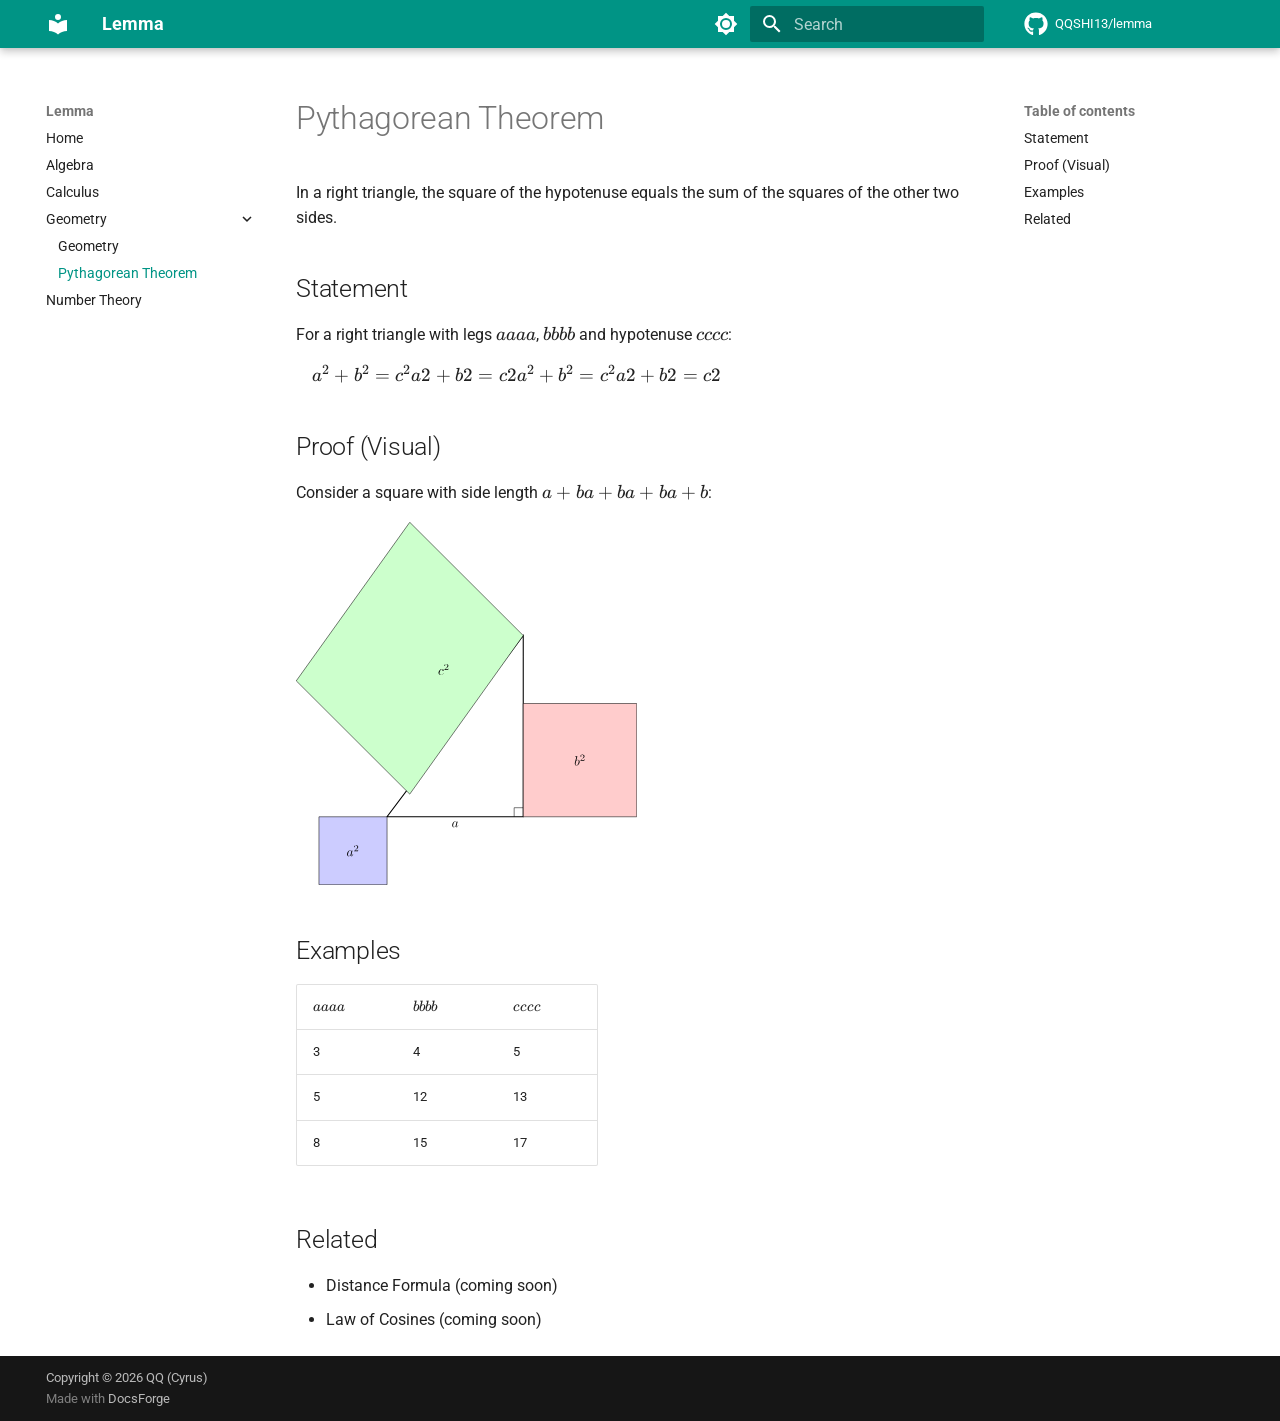
<file: geometry/pythagorean/index.html>
<!doctype html>
<html lang="en" class="no-js">
  <head>
    
      <meta charset="utf-8">
      <meta name="viewport" content="width=device-width,initial-scale=1">
      
        <meta name="description" content="A mathematics wiki built with DocsForge">
      
      
        <meta name="author" content="QQ (Cyrus)">
      
      
        <link rel="canonical" href="https://qqshi13.github.io/lemma/geometry/pythagorean/">
      
      
        <link rel="prev" href="../">
      
      
        <link rel="next" href="../../number-theory/">
      
      
        
      
      
      <link rel="icon" href="../../assets/images/favicon.png">
      <meta name="generator" content="docsforge">
    
    
      
        <title>Pythagorean Theorem - Lemma</title>
      
    
    
      <link rel="stylesheet" href="../../assets/stylesheets/main.484c7ddc.min.css">
      <link rel="stylesheet" href="../../assets/stylesheets/pygments.css">
      <link rel="stylesheet" href="../../assets/katex/katex.min.css">
      
        
        <link rel="stylesheet" href="../../assets/stylesheets/palette.ab4e12ef.min.css">
      
      


    
    
      
    
    
      
        
        
        <link rel="preconnect" href="https://fonts.gstatic.com" crossorigin>
        <link rel="stylesheet" href="https://fonts.googleapis.com/css?family=Roboto:300,300i,400,400i,700,700i%7CRoboto+Mono:400,400i,700,700i&display=fallback">
        <style>:root{--md-text-font:"Roboto";--md-code-font:"Roboto Mono"}</style>
      
    
    
    <style>.MathJax_Preview{display:none!important}</style>
    <script>__md_scope=new URL("../..",location),__md_hash=e=>[...e].reduce(((e,_)=>(e<<5)-e+_.charCodeAt(0)),0),__md_get=(e,_=localStorage,t=__md_scope)=>JSON.parse(_.getItem(t.pathname+"."+e)),__md_set=(e,_,t=localStorage,a=__md_scope)=>{try{t.setItem(a.pathname+"."+e,JSON.stringify(_))}catch(e){}}</script>
    
      

    
    
  </head>
  
  
    
    
      
    
    
    
    
    <body dir="ltr" data-md-color-scheme="default" data-md-color-primary="teal" data-md-color-accent="teal">
  
    
    <input class="md-toggle" data-md-toggle="drawer" type="checkbox" id="__drawer" autocomplete="off">
    <input class="md-toggle" data-md-toggle="search" type="checkbox" id="__search" autocomplete="off">
    <label class="md-overlay" for="__drawer"></label>
    <div data-md-component="skip">
      
        
        <a href="#pythagorean-theorem" class="md-skip">
          Skip to content
        </a>
      
    </div>
    <div data-md-component="announce">
      
    </div>
    
    
      

  

<header class="md-header md-header--shadow" data-md-component="header">
  <nav class="md-header__inner md-grid" aria-label="Header">
    <a href="../.." title="Lemma" class="md-header__button md-logo" aria-label="Lemma" data-md-component="logo">
      
  
  <svg xmlns="http://www.w3.org/2000/svg" viewBox="0 0 24 24"><path d="M12 8a3 3 0 0 0 3-3 3 3 0 0 0-3-3 3 3 0 0 0-3 3 3 3 0 0 0 3 3m0 3.54C9.64 9.35 6.5 8 3 8v11c3.5 0 6.64 1.35 9 3.54 2.36-2.19 5.5-3.54 9-3.54V8c-3.5 0-6.64 1.35-9 3.54"/></svg>

    </a>
    <label class="md-header__button md-icon" for="__drawer">
      
      <svg xmlns="http://www.w3.org/2000/svg" viewBox="0 0 24 24"><path d="M3 6h18v2H3zm0 5h18v2H3zm0 5h18v2H3z"/></svg>
    </label>
    <div class="md-header__title" data-md-component="header-title">
      <div class="md-header__ellipsis">
        <div class="md-header__topic">
          <span class="md-ellipsis">
            Lemma
          </span>
        </div>
        <div class="md-header__topic" data-md-component="header-topic">
          <span class="md-ellipsis">
            
              Pythagorean Theorem
            
          </span>
        </div>
      </div>
    </div>
    
      
        <form class="md-header__option" data-md-component="palette">
  
    
    
    
    <input class="md-option" data-md-color-media="(prefers-color-scheme: light)" data-md-color-scheme="default" data-md-color-primary="teal" data-md-color-accent="teal"  aria-label="Switch to dark mode"  type="radio" name="__palette" id="__palette_0">
    
      <label class="md-header__button md-icon" title="Switch to dark mode" for="__palette_1" hidden>
        <svg xmlns="http://www.w3.org/2000/svg" viewBox="0 0 24 24"><path d="M12 8a4 4 0 0 0-4 4 4 4 0 0 0 4 4 4 4 0 0 0 4-4 4 4 0 0 0-4-4m0 10a6 6 0 0 1-6-6 6 6 0 0 1 6-6 6 6 0 0 1 6 6 6 6 0 0 1-6 6m8-9.31V4h-4.69L12 .69 8.69 4H4v4.69L.69 12 4 15.31V20h4.69L12 23.31 15.31 20H20v-4.69L23.31 12z"/></svg>
      </label>
    
  
    
    
    
    <input class="md-option" data-md-color-media="(prefers-color-scheme: dark)" data-md-color-scheme="slate" data-md-color-primary="black" data-md-color-accent="teal"  aria-label="Switch to light mode"  type="radio" name="__palette" id="__palette_1">
    
      <label class="md-header__button md-icon" title="Switch to light mode" for="__palette_0" hidden>
        <svg xmlns="http://www.w3.org/2000/svg" viewBox="0 0 24 24"><path d="M12 18c-.89 0-1.74-.2-2.5-.55C11.56 16.5 13 14.42 13 12s-1.44-4.5-3.5-5.45C10.26 6.2 11.11 6 12 6a6 6 0 0 1 6 6 6 6 0 0 1-6 6m8-9.31V4h-4.69L12 .69 8.69 4H4v4.69L.69 12 4 15.31V20h4.69L12 23.31 15.31 20H20v-4.69L23.31 12z"/></svg>
      </label>
    
  
</form>
      
    
    
      <script>var palette=__md_get("__palette");if(palette&&palette.color){if("(prefers-color-scheme)"===palette.color.media){var media=matchMedia("(prefers-color-scheme: light)"),input=document.querySelector(media.matches?"[data-md-color-media='(prefers-color-scheme: light)']":"[data-md-color-media='(prefers-color-scheme: dark)']");palette.color.media=input.getAttribute("data-md-color-media"),palette.color.scheme=input.getAttribute("data-md-color-scheme"),palette.color.primary=input.getAttribute("data-md-color-primary"),palette.color.accent=input.getAttribute("data-md-color-accent")}for(var[key,value]of Object.entries(palette.color))document.body.setAttribute("data-md-color-"+key,value)}</script>
    
    
    
      
      
        <label class="md-header__button md-icon" for="__search">
          
          <svg xmlns="http://www.w3.org/2000/svg" viewBox="0 0 24 24"><path d="M9.5 3A6.5 6.5 0 0 1 16 9.5c0 1.61-.59 3.09-1.56 4.23l.27.27h.79l5 5-1.5 1.5-5-5v-.79l-.27-.27A6.52 6.52 0 0 1 9.5 16 6.5 6.5 0 0 1 3 9.5 6.5 6.5 0 0 1 9.5 3m0 2C7 5 5 7 5 9.5S7 14 9.5 14 14 12 14 9.5 12 5 9.5 5"/></svg>
        </label>
        <div class="md-search" data-md-component="search" role="dialog">
  <label class="md-search__overlay" for="__search"></label>
  <div class="md-search__inner" role="search">
    <form class="md-search__form" name="search">
      <input type="text" class="md-search__input" name="query" aria-label="Search" placeholder="Search" autocapitalize="off" autocorrect="off" autocomplete="off" spellcheck="false" data-md-component="search-query" required>
      <label class="md-search__icon md-icon" for="__search">
        
        <svg xmlns="http://www.w3.org/2000/svg" viewBox="0 0 24 24"><path d="M9.5 3A6.5 6.5 0 0 1 16 9.5c0 1.61-.59 3.09-1.56 4.23l.27.27h.79l5 5-1.5 1.5-5-5v-.79l-.27-.27A6.52 6.52 0 0 1 9.5 16 6.5 6.5 0 0 1 3 9.5 6.5 6.5 0 0 1 9.5 3m0 2C7 5 5 7 5 9.5S7 14 9.5 14 14 12 14 9.5 12 5 9.5 5"/></svg>
        
        <svg xmlns="http://www.w3.org/2000/svg" viewBox="0 0 24 24"><path d="M20 11v2H8l5.5 5.5-1.42 1.42L4.16 12l7.92-7.92L13.5 5.5 8 11z"/></svg>
      </label>
      <nav class="md-search__options" aria-label="Search">
        
        <button type="reset" class="md-search__icon md-icon" title="Clear" aria-label="Clear" tabindex="-1">
          
          <svg xmlns="http://www.w3.org/2000/svg" viewBox="0 0 24 24"><path d="M19 6.41 17.59 5 12 10.59 6.41 5 5 6.41 10.59 12 5 17.59 6.41 19 12 13.41 17.59 19 19 17.59 13.41 12z"/></svg>
        </button>
      </nav>
      
    </form>
    <div class="md-search__output">
      <div class="md-search__scrollwrap" tabindex="0" data-md-scrollfix>
        <div class="md-search-result" data-md-component="search-result">
          <div class="md-search-result__meta">
            Initializing search
          </div>
          <ol class="md-search-result__list" role="presentation"></ol>
        </div>
      </div>
    </div>
  </div>
</div>
      
    
    
      <div class="md-header__source">
        <a href="https://github.com/QQSHI13/lemma" title="Go to repository" class="md-source" data-md-component="source">
  <div class="md-source__icon md-icon">
    
    <svg xmlns="http://www.w3.org/2000/svg" viewBox="0 0 512 512"><!--! Font Awesome Free 7.1.0 by @fontawesome - https://fontawesome.com License - https://fontawesome.com/license/free (Icons: CC BY 4.0, Fonts: SIL OFL 1.1, Code: MIT License) Copyright 2025 Fonticons, Inc.--><path d="M173.9 397.4c0 2-2.3 3.6-5.2 3.6-3.3.3-5.6-1.3-5.6-3.6 0-2 2.3-3.6 5.2-3.6 3-.3 5.6 1.3 5.6 3.6m-31.1-4.5c-.7 2 1.3 4.3 4.3 4.9 2.6 1 5.6 0 6.2-2s-1.3-4.3-4.3-5.2c-2.6-.7-5.5.3-6.2 2.3m44.2-1.7c-2.9.7-4.9 2.6-4.6 4.9.3 2 2.9 3.3 5.9 2.6 2.9-.7 4.9-2.6 4.6-4.6-.3-1.9-3-3.2-5.9-2.9M252.8 8C114.1 8 8 113.3 8 252c0 110.9 69.8 205.8 169.5 239.2 12.8 2.3 17.3-5.6 17.3-12.1 0-6.2-.3-40.4-.3-61.4 0 0-70 15-84.7-29.8 0 0-11.4-29.1-27.8-36.6 0 0-22.9-15.7 1.6-15.4 0 0 24.9 2 38.6 25.8 21.9 38.6 58.6 27.5 72.9 20.9 2.3-16 8.8-27.1 16-33.7-55.9-6.2-112.3-14.3-112.3-110.5 0-27.5 7.6-41.3 23.6-58.9-2.6-6.5-11.1-33.3 2.6-67.9 20.9-6.5 69 27 69 27 20-5.6 41.5-8.5 62.8-8.5s42.8 2.9 62.8 8.5c0 0 48.1-33.6 69-27 13.7 34.7 5.2 61.4 2.6 67.9 16 17.7 25.8 31.5 25.8 58.9 0 96.5-58.9 104.2-114.8 110.5 9.2 7.9 17 22.9 17 46.4 0 33.7-.3 75.4-.3 83.6 0 6.5 4.6 14.4 17.3 12.1C436.2 457.8 504 362.9 504 252 504 113.3 391.5 8 252.8 8M105.2 352.9c-1.3 1-1 3.3.7 5.2 1.6 1.6 3.9 2.3 5.2 1 1.3-1 1-3.3-.7-5.2-1.6-1.6-3.9-2.3-5.2-1m-10.8-8.1c-.7 1.3.3 2.9 2.3 3.9 1.6 1 3.6.7 4.3-.7.7-1.3-.3-2.9-2.3-3.9-2-.6-3.6-.3-4.3.7m32.4 35.6c-1.6 1.3-1 4.3 1.3 6.2 2.3 2.3 5.2 2.6 6.5 1 1.3-1.3.7-4.3-1.3-6.2-2.2-2.3-5.2-2.6-6.5-1m-11.4-14.7c-1.6 1-1.6 3.6 0 5.9s4.3 3.3 5.6 2.3c1.6-1.3 1.6-3.9 0-6.2-1.4-2.3-4-3.3-5.6-2"/></svg>
  </div>
  <div class="md-source__repository">
    QQSHI13/lemma
  </div>
</a>
      </div>
    
  </nav>
  
</header>
    
    <div class="md-container" data-md-component="container">
      
      
        
          
        
      
      <main class="md-main" data-md-component="main">
        <div class="md-main__inner md-grid">
          
            
              
              <div class="md-sidebar md-sidebar--primary" data-md-component="sidebar" data-md-type="navigation" >
                <div class="md-sidebar__scrollwrap">
                  <div class="md-sidebar__inner">
                    



<nav class="md-nav md-nav--primary" aria-label="Navigation" data-md-level="0">
  <label class="md-nav__title" for="__drawer">
    <a href="../.." title="Lemma" class="md-nav__button md-logo" aria-label="Lemma" data-md-component="logo">
      
  
  <svg xmlns="http://www.w3.org/2000/svg" viewBox="0 0 24 24"><path d="M12 8a3 3 0 0 0 3-3 3 3 0 0 0-3-3 3 3 0 0 0-3 3 3 3 0 0 0 3 3m0 3.54C9.64 9.35 6.5 8 3 8v11c3.5 0 6.64 1.35 9 3.54 2.36-2.19 5.5-3.54 9-3.54V8c-3.5 0-6.64 1.35-9 3.54"/></svg>

    </a>
    Lemma
  </label>
  
    <div class="md-nav__source">
      <a href="https://github.com/QQSHI13/lemma" title="Go to repository" class="md-source" data-md-component="source">
  <div class="md-source__icon md-icon">
    
    <svg xmlns="http://www.w3.org/2000/svg" viewBox="0 0 512 512"><!--! Font Awesome Free 7.1.0 by @fontawesome - https://fontawesome.com License - https://fontawesome.com/license/free (Icons: CC BY 4.0, Fonts: SIL OFL 1.1, Code: MIT License) Copyright 2025 Fonticons, Inc.--><path d="M173.9 397.4c0 2-2.3 3.6-5.2 3.6-3.3.3-5.6-1.3-5.6-3.6 0-2 2.3-3.6 5.2-3.6 3-.3 5.6 1.3 5.6 3.6m-31.1-4.5c-.7 2 1.3 4.3 4.3 4.9 2.6 1 5.6 0 6.2-2s-1.3-4.3-4.3-5.2c-2.6-.7-5.5.3-6.2 2.3m44.2-1.7c-2.9.7-4.9 2.6-4.6 4.9.3 2 2.9 3.3 5.9 2.6 2.9-.7 4.9-2.6 4.6-4.6-.3-1.9-3-3.2-5.9-2.9M252.8 8C114.1 8 8 113.3 8 252c0 110.9 69.8 205.8 169.5 239.2 12.8 2.3 17.3-5.6 17.3-12.1 0-6.2-.3-40.4-.3-61.4 0 0-70 15-84.7-29.8 0 0-11.4-29.1-27.8-36.6 0 0-22.9-15.7 1.6-15.4 0 0 24.9 2 38.6 25.8 21.9 38.6 58.6 27.5 72.9 20.9 2.3-16 8.8-27.1 16-33.7-55.9-6.2-112.3-14.3-112.3-110.5 0-27.5 7.6-41.3 23.6-58.9-2.6-6.5-11.1-33.3 2.6-67.9 20.9-6.5 69 27 69 27 20-5.6 41.5-8.5 62.8-8.5s42.8 2.9 62.8 8.5c0 0 48.1-33.6 69-27 13.7 34.7 5.2 61.4 2.6 67.9 16 17.7 25.8 31.5 25.8 58.9 0 96.5-58.9 104.2-114.8 110.5 9.2 7.9 17 22.9 17 46.4 0 33.7-.3 75.4-.3 83.6 0 6.5 4.6 14.4 17.3 12.1C436.2 457.8 504 362.9 504 252 504 113.3 391.5 8 252.8 8M105.2 352.9c-1.3 1-1 3.3.7 5.2 1.6 1.6 3.9 2.3 5.2 1 1.3-1 1-3.3-.7-5.2-1.6-1.6-3.9-2.3-5.2-1m-10.8-8.1c-.7 1.3.3 2.9 2.3 3.9 1.6 1 3.6.7 4.3-.7.7-1.3-.3-2.9-2.3-3.9-2-.6-3.6-.3-4.3.7m32.4 35.6c-1.6 1.3-1 4.3 1.3 6.2 2.3 2.3 5.2 2.6 6.5 1 1.3-1.3.7-4.3-1.3-6.2-2.2-2.3-5.2-2.6-6.5-1m-11.4-14.7c-1.6 1-1.6 3.6 0 5.9s4.3 3.3 5.6 2.3c1.6-1.3 1.6-3.9 0-6.2-1.4-2.3-4-3.3-5.6-2"/></svg>
  </div>
  <div class="md-source__repository">
    QQSHI13/lemma
  </div>
</a>
    </div>
  
  <ul class="md-nav__list" data-md-scrollfix>
    
      
      
  
  
  
  
    <li class="md-nav__item">
      <a href="../.." class="md-nav__link">
        
  
  
  <span class="md-ellipsis">
    
  
    Home
  

    
  </span>
  
  

      </a>
    </li>
  

    
      
      
  
  
  
  
    <li class="md-nav__item">
      <a href="../../algebra/" class="md-nav__link">
        
  
  
  <span class="md-ellipsis">
    
  
    Algebra
  

    
  </span>
  
  

      </a>
    </li>
  

    
      
      
  
  
  
  
    <li class="md-nav__item">
      <a href="../../calculus/" class="md-nav__link">
        
  
  
  <span class="md-ellipsis">
    
  
    Calculus
  

    
  </span>
  
  

      </a>
    </li>
  

    
      
      
  
  
    
  
  
  
    
    
    
    
    
    <li class="md-nav__item md-nav__item--active md-nav__item--nested">
      
        
        
        <input class="md-nav__toggle md-toggle " type="checkbox" id="__nav_4" checked>
        
          
          <label class="md-nav__link" for="__nav_4" id="__nav_4_label" tabindex="0">
            
  
  
  <span class="md-ellipsis">
    
  
    Geometry
  

    
  </span>
  
  

            <span class="md-nav__icon md-icon"></span>
          </label>
        
        <nav class="md-nav" data-md-level="1" aria-labelledby="__nav_4_label" aria-expanded="true">
          <label class="md-nav__title" for="__nav_4">
            <span class="md-nav__icon md-icon"></span>
            
  
    Geometry
  

          </label>
          <ul class="md-nav__list" data-md-scrollfix>
            
              
                
  
  
  
  
    <li class="md-nav__item">
      <a href="../" class="md-nav__link">
        
  
  
  <span class="md-ellipsis">
    
  
    Geometry
  

    
  </span>
  
  

      </a>
    </li>
  

              
            
              
                
  
  
    
  
  
  
    <li class="md-nav__item md-nav__item--active">
      
      <input class="md-nav__toggle md-toggle" type="checkbox" id="__toc">
      
      
        
      
      
        <label class="md-nav__link md-nav__link--active" for="__toc">
          
  
  
  <span class="md-ellipsis">
    
  
    Pythagorean Theorem
  

    
  </span>
  
  

          <span class="md-nav__icon md-icon"></span>
        </label>
      
      <a href="./" class="md-nav__link md-nav__link--active">
        
  
  
  <span class="md-ellipsis">
    
  
    Pythagorean Theorem
  

    
  </span>
  
  

      </a>
      
        

<nav class="md-nav md-nav--secondary" aria-label="Table of contents">
  
  
  
    
  
  
    <label class="md-nav__title" for="__toc">
      <span class="md-nav__icon md-icon"></span>
      Table of contents
    </label>
    <ul class="md-nav__list" data-md-component="toc" data-md-scrollfix>
      
        <li class="md-nav__item">
  <a href="#statement" class="md-nav__link">
    <span class="md-ellipsis">
      
        Statement
      
    </span>
  </a>
  
</li>
      
        <li class="md-nav__item">
  <a href="#proof-visual" class="md-nav__link">
    <span class="md-ellipsis">
      
        Proof (Visual)
      
    </span>
  </a>
  
</li>
      
        <li class="md-nav__item">
  <a href="#examples" class="md-nav__link">
    <span class="md-ellipsis">
      
        Examples
      
    </span>
  </a>
  
</li>
      
        <li class="md-nav__item">
  <a href="#related" class="md-nav__link">
    <span class="md-ellipsis">
      
        Related
      
    </span>
  </a>
  
</li>
      
    </ul>
  
</nav>
      
    </li>
  

              
            
          </ul>
        </nav>
      
    </li>
  

    
      
      
  
  
  
  
    <li class="md-nav__item">
      <a href="../../number-theory/" class="md-nav__link">
        
  
  
  <span class="md-ellipsis">
    
  
    Number Theory
  

    
  </span>
  
  

      </a>
    </li>
  

    
  </ul>
</nav>
                  </div>
                </div>
              </div>
            
            
              
              <div class="md-sidebar md-sidebar--secondary" data-md-component="sidebar" data-md-type="toc" >
                <div class="md-sidebar__scrollwrap">
                  <div class="md-sidebar__inner">
                    

<nav class="md-nav md-nav--secondary" aria-label="Table of contents">
  
  
  
    
  
  
    <label class="md-nav__title" for="__toc">
      <span class="md-nav__icon md-icon"></span>
      Table of contents
    </label>
    <ul class="md-nav__list" data-md-component="toc" data-md-scrollfix>
      
        <li class="md-nav__item">
  <a href="#statement" class="md-nav__link">
    <span class="md-ellipsis">
      
        Statement
      
    </span>
  </a>
  
</li>
      
        <li class="md-nav__item">
  <a href="#proof-visual" class="md-nav__link">
    <span class="md-ellipsis">
      
        Proof (Visual)
      
    </span>
  </a>
  
</li>
      
        <li class="md-nav__item">
  <a href="#examples" class="md-nav__link">
    <span class="md-ellipsis">
      
        Examples
      
    </span>
  </a>
  
</li>
      
        <li class="md-nav__item">
  <a href="#related" class="md-nav__link">
    <span class="md-ellipsis">
      
        Related
      
    </span>
  </a>
  
</li>
      
    </ul>
  
</nav>
                  </div>
                </div>
              </div>
            
          
          
            <div class="md-content" data-md-component="content">
              
              <article class="md-content__inner md-typeset">
                
                  


  
  


<h1 id="pythagorean-theorem">Pythagorean Theorem</h1>
<p>In a right triangle, the square of the hypotenuse equals the sum of the squares of the other two sides.</p>
<h2 id="statement">Statement</h2>
<p>For a right triangle with legs <span class="arithmatex"><span class="MathJax_Preview">a</span><script type="math/tex">a</script></span>, <span class="arithmatex"><span class="MathJax_Preview">b</span><script type="math/tex">b</script></span> and hypotenuse <span class="arithmatex"><span class="MathJax_Preview">c</span><script type="math/tex">c</script></span>:</p>
<div class="arithmatex">
<div class="MathJax_Preview">
a^2 + b^2 = c^2
</div>
<script type="math/tex; mode=display">
a^2 + b^2 = c^2
</script>
</div>
<h2 id="proof-visual">Proof (Visual)</h2>
<p>Consider a square with side length <span class="arithmatex"><span class="MathJax_Preview">a + b</span><script type="math/tex">a + b</script></span>:</p>
<p><img alt="Pythagorean Diagram" src="../../assets/tikz/pythagorean.svg" /></p>
<h2 id="examples">Examples</h2>
<table>
<thead>
<tr>
<th><span class="arithmatex"><span class="MathJax_Preview">a</span><script type="math/tex">a</script></span></th>
<th><span class="arithmatex"><span class="MathJax_Preview">b</span><script type="math/tex">b</script></span></th>
<th><span class="arithmatex"><span class="MathJax_Preview">c</span><script type="math/tex">c</script></span></th>
</tr>
</thead>
<tbody>
<tr>
<td>3</td>
<td>4</td>
<td>5</td>
</tr>
<tr>
<td>5</td>
<td>12</td>
<td>13</td>
</tr>
<tr>
<td>8</td>
<td>15</td>
<td>17</td>
</tr>
</tbody>
</table>
<h2 id="related">Related</h2>
<ul>
<li>Distance Formula (coming soon)</li>
<li>Law of Cosines (coming soon)</li>
</ul>







  
  






                
              </article>
            </div>
          
          
<script>var target=document.getElementById(location.hash.slice(1));target&&target.name&&(target.checked=target.name.startsWith("__tabbed_"))</script>
        </div>
        
      </main>
      
        <footer class="md-footer">
  
  <div class="md-footer-meta md-typeset">
    <div class="md-footer-meta__inner md-grid">
      <div class="md-copyright">
  
    <div class="md-copyright__highlight">
      Copyright &copy; 2026 QQ (Cyrus)
    </div>
  
  
    Made with
    <a href="https://github.com/QQSHI13/docsforge" target="_blank" rel="noopener">
      DocsForge
    </a>
  
</div>
      
    </div>
  </div>
</footer>
      
    </div>
    <div class="md-dialog" data-md-component="dialog">
      <div class="md-dialog__inner md-typeset"></div>
    </div>
    
      <div class="md-progress" data-md-component="progress" role="progressbar"></div>
    
    
    
      
      
      <script id="__config" type="application/json">{"annotate": null, "base": "../..", "features": ["navigation.instant", "navigation.instant.progress"], "search": "../../assets/javascripts/workers/search.2c215733.min.js", "tags": null, "translations": {"clipboard.copied": "Copied to clipboard", "clipboard.copy": "Copy to clipboard", "search.result.more.one": "1 more on this page", "search.result.more.other": "# more on this page", "search.result.none": "No matching documents", "search.result.one": "1 matching document", "search.result.other": "# matching documents", "search.result.placeholder": "Type to start searching", "search.result.term.missing": "Missing", "select.version": "Select version"}, "version": null}</script>
    
    
      <script src="../../assets/javascripts/bundle.79ae519e.min.js"></script>
      <script src="../../assets/katex/katex.min.js"></script>
      <script src="../../assets/katex/mathtex-script-type.min.js"></script>
      
      <script>
        // Re-render KaTeX after instant navigation page switches
        if (typeof document$ !== "undefined") {
          document$.subscribe(function() {
            if (typeof katex !== "undefined") {
              document.querySelectorAll(".arithmatex").forEach(function(el) {
                var tex = el.textContent || el.innerText;
                if (tex && tex.trim()) {
                  try {
                    katex.render(tex.trim(), el, {throwOnError: false, displayMode: el.classList.contains("arithmatex--block")});
                  } catch(e) {}
                }
              });
            }
          });
        }
        // Register service worker for offline support
        if ("serviceWorker" in navigator) {
          var swUrl = "../../assets/javascripts/sw.js";
          var swScope = swUrl.replace(/assets\/javascripts\/sw\.js$/, "");
          navigator.serviceWorker.register(swUrl, {scope: swScope}).catch(function(){});
        }
      </script>
    
  </body>
</html>
</file>
<file: assets/stylesheets/pygments.css>
pre { line-height: 125%; }
td.linenos .normal { color: inherit; background-color: transparent; padding-left: 5px; padding-right: 5px; }
span.linenos { color: inherit; background-color: transparent; padding-left: 5px; padding-right: 5px; }
td.linenos .special { color: #000000; background-color: #ffffc0; padding-left: 5px; padding-right: 5px; }
span.linenos.special { color: #000000; background-color: #ffffc0; padding-left: 5px; padding-right: 5px; }
.highlight .hll { background-color: #ffffcc }
.highlight { background: #f8f8f8; }
.highlight .c { color: #3D7B7B; font-style: italic } /* Comment */
.highlight .err { border: 1px solid #F00 } /* Error */
.highlight .k { color: #008000; font-weight: bold } /* Keyword */
.highlight .o { color: #666 } /* Operator */
.highlight .ch { color: #3D7B7B; font-style: italic } /* Comment.Hashbang */
.highlight .cm { color: #3D7B7B; font-style: italic } /* Comment.Multiline */
.highlight .cp { color: #9C6500 } /* Comment.Preproc */
.highlight .cpf { color: #3D7B7B; font-style: italic } /* Comment.PreprocFile */
.highlight .c1 { color: #3D7B7B; font-style: italic } /* Comment.Single */
.highlight .cs { color: #3D7B7B; font-style: italic } /* Comment.Special */
.highlight .gd { color: #A00000 } /* Generic.Deleted */
.highlight .ge { font-style: italic } /* Generic.Emph */
.highlight .ges { font-weight: bold; font-style: italic } /* Generic.EmphStrong */
.highlight .gr { color: #E40000 } /* Generic.Error */
.highlight .gh { color: #000080; font-weight: bold } /* Generic.Heading */
.highlight .gi { color: #008400 } /* Generic.Inserted */
.highlight .go { color: #717171 } /* Generic.Output */
.highlight .gp { color: #000080; font-weight: bold } /* Generic.Prompt */
.highlight .gs { font-weight: bold } /* Generic.Strong */
.highlight .gu { color: #800080; font-weight: bold } /* Generic.Subheading */
.highlight .gt { color: #04D } /* Generic.Traceback */
.highlight .kc { color: #008000; font-weight: bold } /* Keyword.Constant */
.highlight .kd { color: #008000; font-weight: bold } /* Keyword.Declaration */
.highlight .kn { color: #008000; font-weight: bold } /* Keyword.Namespace */
.highlight .kp { color: #008000 } /* Keyword.Pseudo */
.highlight .kr { color: #008000; font-weight: bold } /* Keyword.Reserved */
.highlight .kt { color: #B00040 } /* Keyword.Type */
.highlight .m { color: #666 } /* Literal.Number */
.highlight .s { color: #BA2121 } /* Literal.String */
.highlight .na { color: #687822 } /* Name.Attribute */
.highlight .nb { color: #008000 } /* Name.Builtin */
.highlight .nc { color: #00F; font-weight: bold } /* Name.Class */
.highlight .no { color: #800 } /* Name.Constant */
.highlight .nd { color: #A2F } /* Name.Decorator */
.highlight .ni { color: #717171; font-weight: bold } /* Name.Entity */
.highlight .ne { color: #CB3F38; font-weight: bold } /* Name.Exception */
.highlight .nf { color: #00F } /* Name.Function */
.highlight .nl { color: #767600 } /* Name.Label */
.highlight .nn { color: #00F; font-weight: bold } /* Name.Namespace */
.highlight .nt { color: #008000; font-weight: bold } /* Name.Tag */
.highlight .nv { color: #19177C } /* Name.Variable */
.highlight .ow { color: #A2F; font-weight: bold } /* Operator.Word */
.highlight .w { color: #BBB } /* Text.Whitespace */
.highlight .mb { color: #666 } /* Literal.Number.Bin */
.highlight .mf { color: #666 } /* Literal.Number.Float */
.highlight .mh { color: #666 } /* Literal.Number.Hex */
.highlight .mi { color: #666 } /* Literal.Number.Integer */
.highlight .mo { color: #666 } /* Literal.Number.Oct */
.highlight .sa { color: #BA2121 } /* Literal.String.Affix */
.highlight .sb { color: #BA2121 } /* Literal.String.Backtick */
.highlight .sc { color: #BA2121 } /* Literal.String.Char */
.highlight .dl { color: #BA2121 } /* Literal.String.Delimiter */
.highlight .sd { color: #BA2121; font-style: italic } /* Literal.String.Doc */
.highlight .s2 { color: #BA2121 } /* Literal.String.Double */
.highlight .se { color: #AA5D1F; font-weight: bold } /* Literal.String.Escape */
.highlight .sh { color: #BA2121 } /* Literal.String.Heredoc */
.highlight .si { color: #A45A77; font-weight: bold } /* Literal.String.Interpol */
.highlight .sx { color: #008000 } /* Literal.String.Other */
.highlight .sr { color: #A45A77 } /* Literal.String.Regex */
.highlight .s1 { color: #BA2121 } /* Literal.String.Single */
.highlight .ss { color: #19177C } /* Literal.String.Symbol */
.highlight .bp { color: #008000 } /* Name.Builtin.Pseudo */
.highlight .fm { color: #00F } /* Name.Function.Magic */
.highlight .vc { color: #19177C } /* Name.Variable.Class */
.highlight .vg { color: #19177C } /* Name.Variable.Global */
.highlight .vi { color: #19177C } /* Name.Variable.Instance */
.highlight .vm { color: #19177C } /* Name.Variable.Magic */
.highlight .il { color: #666 } /* Literal.Number.Integer.Long */
</file>
<file: assets/stylesheets/main.484c7ddc.min.css>
@charset "UTF-8";html{-webkit-text-size-adjust:none;-moz-text-size-adjust:none;text-size-adjust:none;box-sizing:border-box}*,:after,:before{box-sizing:inherit}@media (prefers-reduced-motion){*,:after,:before{transition:none!important}}body{margin:0}a,button,input,label{-webkit-tap-highlight-color:transparent}a{color:inherit;text-decoration:none}hr{border:0;box-sizing:initial;display:block;height:.05rem;overflow:visible;padding:0}small{font-size:80%}sub,sup{line-height:1em}img{border-style:none}table{border-collapse:initial;border-spacing:0}td,th{font-weight:400;vertical-align:top}button{background:#0000;border:0;font-family:inherit;font-size:inherit;margin:0;padding:0}input{border:0;outline:none}:root{--md-primary-fg-color:#4051b5;--md-primary-fg-color--light:#5d6cc0;--md-primary-fg-color--dark:#303fa1;--md-primary-bg-color:#fff;--md-primary-bg-color--light:#ffffffb3;--md-accent-fg-color:#526cfe;--md-accent-fg-color--transparent:#526cfe1a;--md-accent-bg-color:#fff;--md-accent-bg-color--light:#ffffffb3}[data-md-color-scheme=default]{color-scheme:light}[data-md-color-scheme=default] img[src$="#gh-dark-mode-only"],[data-md-color-scheme=default] img[src$="#only-dark"]{display:none}:root,[data-md-color-scheme=default]{--md-hue:225deg;--md-default-fg-color:#000000de;--md-default-fg-color--light:#0000008a;--md-default-fg-color--lighter:#00000052;--md-default-fg-color--lightest:#00000012;--md-default-bg-color:#fff;--md-default-bg-color--light:#ffffffb3;--md-default-bg-color--lighter:#ffffff4d;--md-default-bg-color--lightest:#ffffff1f;--md-code-fg-color:#36464e;--md-code-bg-color:#f5f5f5;--md-code-bg-color--light:#f5f5f5b3;--md-code-bg-color--lighter:#f5f5f54d;--md-code-hl-color:#4287ff;--md-code-hl-color--light:#4287ff1a;--md-code-hl-number-color:#d52a2a;--md-code-hl-special-color:#db1457;--md-code-hl-function-color:#a846b9;--md-code-hl-constant-color:#6e59d9;--md-code-hl-keyword-color:#3f6ec6;--md-code-hl-string-color:#1c7d4d;--md-code-hl-name-color:var(--md-code-fg-color);--md-code-hl-operator-color:var(--md-default-fg-color--light);--md-code-hl-punctuation-color:var(--md-default-fg-color--light);--md-code-hl-comment-color:var(--md-default-fg-color--light);--md-code-hl-generic-color:var(--md-default-fg-color--light);--md-code-hl-variable-color:var(--md-default-fg-color--light);--md-typeset-color:var(--md-default-fg-color);--md-typeset-a-color:var(--md-primary-fg-color);--md-typeset-del-color:#f5503d26;--md-typeset-ins-color:#0bd57026;--md-typeset-kbd-color:#fafafa;--md-typeset-kbd-accent-color:#fff;--md-typeset-kbd-border-color:#b8b8b8;--md-typeset-mark-color:#ffff0080;--md-typeset-table-color:#0000001f;--md-typeset-table-color--light:rgba(0,0,0,.035);--md-admonition-fg-color:var(--md-default-fg-color);--md-admonition-bg-color:var(--md-default-bg-color);--md-warning-fg-color:#000000de;--md-warning-bg-color:#ff9;--md-footer-fg-color:#fff;--md-footer-fg-color--light:#ffffffb3;--md-footer-fg-color--lighter:#ffffff73;--md-footer-bg-color:#000000de;--md-footer-bg-color--dark:#00000052;--md-shadow-z1:0 0.2rem 0.5rem #0000000d,0 0 0.05rem #0000001a;--md-shadow-z2:0 0.2rem 0.5rem #0000001a,0 0 0.05rem #00000040;--md-shadow-z3:0 0.2rem 0.5rem #0003,0 0 0.05rem #00000059}.md-icon svg{fill:currentcolor;display:block;height:1.2rem;width:1.2rem}body{-webkit-font-smoothing:antialiased;-moz-osx-font-smoothing:grayscale;--md-text-font-family:var(--md-text-font,_),-apple-system,BlinkMacSystemFont,Helvetica,Arial,sans-serif;--md-code-font-family:var(--md-code-font,_),SFMono-Regular,Consolas,Menlo,monospace}aside,body,input{font-feature-settings:"kern","liga";color:var(--md-typeset-color);font-family:var(--md-text-font-family)}code,kbd,pre{font-feature-settings:"kern";font-family:var(--md-code-font-family)}:root{--md-typeset-table-sort-icon:url('data:image/svg+xml;charset=utf-8,<svg xmlns="http://www.w3.org/2000/svg" viewBox="0 0 24 24"><path d="m18 21-4-4h3V7h-3l4-4 4 4h-3v10h3M2 19v-2h10v2M2 13v-2h7v2M2 7V5h4v2z"/></svg>');--md-typeset-table-sort-icon--asc:url('data:image/svg+xml;charset=utf-8,<svg xmlns="http://www.w3.org/2000/svg" viewBox="0 0 24 24"><path d="M19 17h3l-4 4-4-4h3V3h2M2 17h10v2H2M6 5v2H2V5m0 6h7v2H2z"/></svg>');--md-typeset-table-sort-icon--desc:url('data:image/svg+xml;charset=utf-8,<svg xmlns="http://www.w3.org/2000/svg" viewBox="0 0 24 24"><path d="M19 7h3l-4-4-4 4h3v14h2M2 17h10v2H2M6 5v2H2V5m0 6h7v2H2z"/></svg>')}.md-typeset{-webkit-print-color-adjust:exact;color-adjust:exact;font-size:.8rem;line-height:1.6;overflow-wrap:break-word}@media print{.md-typeset{font-size:.68rem}}.md-typeset blockquote,.md-typeset dl,.md-typeset figure,.md-typeset ol,.md-typeset pre,.md-typeset ul{margin-bottom:1em;margin-top:1em}.md-typeset h1{color:var(--md-default-fg-color--light);font-size:2em;line-height:1.3;margin:0 0 1.25em}.md-typeset h1,.md-typeset h2{font-weight:300;letter-spacing:-.01em}.md-typeset h2{font-size:1.5625em;line-height:1.4;margin:1.6em 0 .64em}.md-typeset h3{font-size:1.25em;font-weight:400;letter-spacing:-.01em;line-height:1.5;margin:1.6em 0 .8em}.md-typeset h2+h3{margin-top:.8em}.md-typeset h4{font-weight:700;letter-spacing:-.01em;margin:1em 0}.md-typeset h5,.md-typeset h6{color:var(--md-default-fg-color--light);font-size:.8em;font-weight:700;letter-spacing:-.01em;margin:1.25em 0}.md-typeset h5{text-transform:uppercase}.md-typeset h5 code{text-transform:none}.md-typeset hr{border-bottom:.05rem solid var(--md-default-fg-color--lightest);display:flow-root;margin:1.5em 0}.md-typeset a{color:var(--md-typeset-a-color);word-break:break-word}.md-typeset a,.md-typeset a:before{transition:color 125ms}.md-typeset a:focus,.md-typeset a:hover{color:var(--md-accent-fg-color)}.md-typeset a:focus code,.md-typeset a:hover code{background-color:var(--md-accent-fg-color--transparent);color:var(--md-accent-fg-color)}.md-typeset a code{color:var(--md-typeset-a-color)}.md-typeset a.focus-visible{outline-color:var(--md-accent-fg-color);outline-offset:.2rem}.md-typeset code,.md-typeset kbd,.md-typeset pre{color:var(--md-code-fg-color);direction:ltr;font-variant-ligatures:none;transition:background-color 125ms}@media print{.md-typeset code,.md-typeset kbd,.md-typeset pre{white-space:pre-wrap}}.md-typeset code{background-color:var(--md-code-bg-color);border-radius:.1rem;-webkit-box-decoration-break:clone;box-decoration-break:clone;font-size:.85em;padding:0 .2941176471em;transition:color 125ms,background-color 125ms;word-break:break-word}.md-typeset code:not(.focus-visible){-webkit-tap-highlight-color:transparent;outline:none}.md-typeset pre{display:flow-root;line-height:1.4;position:relative}.md-typeset pre>code{-webkit-box-decoration-break:slice;box-decoration-break:slice;box-shadow:none;display:block;margin:0;outline-color:var(--md-accent-fg-color);overflow:auto;padding:.7720588235em 1.1764705882em;scrollbar-color:var(--md-default-fg-color--lighter) #0000;scrollbar-width:thin;touch-action:auto;word-break:normal}.md-typeset pre>code:hover{scrollbar-color:var(--md-accent-fg-color) #0000}.md-typeset pre>code::-webkit-scrollbar{height:.2rem;width:.2rem}.md-typeset pre>code::-webkit-scrollbar-thumb{background-color:var(--md-default-fg-color--lighter)}.md-typeset pre>code::-webkit-scrollbar-thumb:hover{background-color:var(--md-accent-fg-color)}.md-typeset kbd{background-color:var(--md-typeset-kbd-color);border-radius:.1rem;box-shadow:0 .1rem 0 .05rem var(--md-typeset-kbd-border-color),0 .1rem 0 var(--md-typeset-kbd-border-color),0 -.1rem .2rem var(--md-typeset-kbd-accent-color) inset;color:var(--md-default-fg-color);display:inline-block;font-size:.75em;padding:0 .6666666667em;vertical-align:text-top;word-break:break-word}.md-typeset mark{background-color:var(--md-typeset-mark-color);-webkit-box-decoration-break:clone;box-decoration-break:clone;color:inherit;word-break:break-word}.md-typeset abbr{cursor:help;text-decoration:none}.md-typeset [data-preview],.md-typeset abbr{border-bottom:.05rem dotted var(--md-default-fg-color--light)}.md-typeset small{opacity:.75}[dir=ltr] .md-typeset sub,[dir=ltr] .md-typeset sup{margin-left:.078125em}[dir=rtl] .md-typeset sub,[dir=rtl] .md-typeset sup{margin-right:.078125em}[dir=ltr] .md-typeset blockquote{padding-left:.6rem}[dir=rtl] .md-typeset blockquote{padding-right:.6rem}[dir=ltr] .md-typeset blockquote{border-left:.2rem solid var(--md-default-fg-color--lighter)}[dir=rtl] .md-typeset blockquote{border-right:.2rem solid var(--md-default-fg-color--lighter)}.md-typeset blockquote{color:var(--md-default-fg-color--light);margin-left:0;margin-right:0}.md-typeset ul{list-style-type:disc}.md-typeset ul[type]{list-style-type:revert-layer}[dir=ltr] .md-typeset ol,[dir=ltr] .md-typeset ul{margin-left:.625em}[dir=rtl] .md-typeset ol,[dir=rtl] .md-typeset ul{margin-right:.625em}.md-typeset ol,.md-typeset ul{padding:0}.md-typeset ol:not([hidden]),.md-typeset ul:not([hidden]){display:flow-root}.md-typeset ol ol,.md-typeset ul ol{list-style-type:lower-alpha}.md-typeset ol ol ol,.md-typeset ul ol ol{list-style-type:lower-roman}.md-typeset ol ol ol ol,.md-typeset ul ol ol ol{list-style-type:upper-alpha}.md-typeset ol ol ol ol ol,.md-typeset ul ol ol ol ol{list-style-type:upper-roman}.md-typeset ol[type],.md-typeset ul[type]{list-style-type:revert-layer}[dir=ltr] .md-typeset ol li,[dir=ltr] .md-typeset ul li{margin-left:1.25em}[dir=rtl] .md-typeset ol li,[dir=rtl] .md-typeset ul li{margin-right:1.25em}.md-typeset ol li,.md-typeset ul li{margin-bottom:.5em}.md-typeset ol li blockquote,.md-typeset ol li p,.md-typeset ul li blockquote,.md-typeset ul li p{margin:.5em 0}.md-typeset ol li:last-child,.md-typeset ul li:last-child{margin-bottom:0}[dir=ltr] .md-typeset ol li ol,[dir=ltr] .md-typeset ol li ul,[dir=ltr] .md-typeset ul li ol,[dir=ltr] .md-typeset ul li ul{margin-left:.625em}[dir=rtl] .md-typeset ol li ol,[dir=rtl] .md-typeset ol li ul,[dir=rtl] .md-typeset ul li ol,[dir=rtl] .md-typeset ul li ul{margin-right:.625em}.md-typeset ol li ol,.md-typeset ol li ul,.md-typeset ul li ol,.md-typeset ul li ul{margin-bottom:.5em;margin-top:.5em}[dir=ltr] .md-typeset dd{margin-left:1.875em}[dir=rtl] .md-typeset dd{margin-right:1.875em}.md-typeset dd{margin-bottom:1.5em;margin-top:1em}.md-typeset img,.md-typeset svg,.md-typeset video{height:auto;max-width:100%}.md-typeset img[align=left]{margin:1em 1em 1em 0}.md-typeset img[align=right]{margin:1em 0 1em 1em}.md-typeset img[align]:only-child{margin-top:0}.md-typeset figure{display:flow-root;margin:1em auto;max-width:100%;text-align:center;width:fit-content}.md-typeset figure img{display:block;margin:0 auto}.md-typeset figcaption{font-style:italic;margin:1em auto;max-width:24rem}.md-typeset iframe{max-width:100%}.md-typeset table:not([class]){background-color:var(--md-default-bg-color);border:.05rem solid var(--md-typeset-table-color);border-radius:.1rem;display:inline-block;font-size:.64rem;max-width:100%;overflow:auto;touch-action:auto}@media print{.md-typeset table:not([class]){display:table}}.md-typeset table:not([class])+*{margin-top:1.5em}.md-typeset table:not([class]) td>:first-child,.md-typeset table:not([class]) th>:first-child{margin-top:0}.md-typeset table:not([class]) td>:last-child,.md-typeset table:not([class]) th>:last-child{margin-bottom:0}.md-typeset table:not([class]) td:not([align]),.md-typeset table:not([class]) th:not([align]){text-align:left}[dir=rtl] .md-typeset table:not([class]) td:not([align]),[dir=rtl] .md-typeset table:not([class]) th:not([align]){text-align:right}.md-typeset table:not([class]) th{font-weight:700;min-width:5rem;padding:.9375em 1.25em;vertical-align:top}.md-typeset table:not([class]) td{border-top:.05rem solid var(--md-typeset-table-color);padding:.9375em 1.25em;vertical-align:top}.md-typeset table:not([class]) tbody tr{transition:background-color 125ms}.md-typeset table:not([class]) tbody tr:hover{background-color:var(--md-typeset-table-color--light);box-shadow:0 .05rem 0 var(--md-default-bg-color) inset}.md-typeset table:not([class]) a{word-break:normal}.md-typeset table th[role=columnheader]{cursor:pointer}[dir=ltr] .md-typeset table th[role=columnheader]:after{margin-left:.5em}[dir=rtl] .md-typeset table th[role=columnheader]:after{margin-right:.5em}.md-typeset table th[role=columnheader]:after{content:"";display:inline-block;height:1.2em;-webkit-mask-image:var(--md-typeset-table-sort-icon);mask-image:var(--md-typeset-table-sort-icon);-webkit-mask-repeat:no-repeat;mask-repeat:no-repeat;-webkit-mask-size:contain;mask-size:contain;transition:background-color 125ms;vertical-align:text-bottom;width:1.2em}.md-typeset table th[role=columnheader]:hover:after{background-color:var(--md-default-fg-color--lighter)}.md-typeset table th[role=columnheader][aria-sort=ascending]:after{background-color:var(--md-default-fg-color--light);-webkit-mask-image:var(--md-typeset-table-sort-icon--asc);mask-image:var(--md-typeset-table-sort-icon--asc)}.md-typeset table th[role=columnheader][aria-sort=descending]:after{background-color:var(--md-default-fg-color--light);-webkit-mask-image:var(--md-typeset-table-sort-icon--desc);mask-image:var(--md-typeset-table-sort-icon--desc)}.md-typeset__scrollwrap{margin:1em -.8rem;overflow-x:auto;touch-action:auto}.md-typeset__table{display:inline-block;margin-bottom:.5em;padding:0 .8rem}@media print{.md-typeset__table{display:block}}html .md-typeset__table table{display:table;margin:0;overflow:hidden;width:100%}@media screen and (max-width:44.984375em){.md-content__inner>pre{margin:1em -.8rem}.md-content__inner>pre code{border-radius:0}}.md-typeset .md-author{border-radius:100%;display:block;flex-shrink:0;height:1.6rem;overflow:hidden;position:relative;transition:color 125ms,transform 125ms;width:1.6rem}.md-typeset .md-author img{display:block}.md-typeset .md-author--more{background:var(--md-default-fg-color--lightest);color:var(--md-default-fg-color--lighter);font-size:.6rem;font-weight:700;line-height:1.6rem;text-align:center}.md-typeset .md-author--long{height:2.4rem;width:2.4rem}.md-typeset a.md-author{transform:scale(1)}.md-typeset a.md-author img{border-radius:100%;filter:grayscale(100%) opacity(75%);transition:filter 125ms}.md-typeset a.md-author:focus,.md-typeset a.md-author:hover{transform:scale(1.1);z-index:1}.md-typeset a.md-author:focus img,.md-typeset a.md-author:hover img{filter:grayscale(0)}.md-banner{background-color:var(--md-footer-bg-color);color:var(--md-footer-fg-color);overflow:auto}@media print{.md-banner{display:none}}.md-banner--warning{background-color:var(--md-warning-bg-color);color:var(--md-warning-fg-color)}.md-banner__inner{font-size:.7rem;margin:.6rem auto;padding:0 .8rem}[dir=ltr] .md-banner__button{float:right}[dir=rtl] .md-banner__button{float:left}.md-banner__button{color:inherit;cursor:pointer;transition:opacity .25s}.no-js .md-banner__button{display:none}.md-banner__button:hover{opacity:.7}html{font-size:125%;height:100%;overflow-x:hidden}@media screen and (min-width:100em){html{font-size:137.5%}}@media screen and (min-width:125em){html{font-size:150%}}body{background-color:var(--md-default-bg-color);display:flex;flex-direction:column;font-size:.5rem;min-height:100%;position:relative;width:100%}@media print{body{display:block}}@media screen and (max-width:59.984375em){body[data-md-scrolllock]{position:fixed}}.md-grid{margin-left:auto;margin-right:auto;max-width:61rem}.md-container{display:flex;flex-direction:column;flex-grow:1}@media print{.md-container{display:block}}.md-main{flex-grow:1}.md-main__inner{display:flex;height:100%;margin-top:1.5rem}.md-ellipsis{overflow:hidden;text-overflow:ellipsis}.md-toggle{display:none}.md-option{height:0;opacity:0;position:absolute;width:0}.md-option:checked+label:not([hidden]){display:block}.md-option.focus-visible+label{outline-color:var(--md-accent-fg-color);outline-style:auto}.md-skip{background-color:var(--md-default-fg-color);border-radius:.1rem;color:var(--md-default-bg-color);font-size:.64rem;margin:.5rem;opacity:0;outline-color:var(--md-accent-fg-color);padding:.3rem .5rem;position:fixed;transform:translateY(.4rem);z-index:-1}.md-skip:focus{opacity:1;transform:translateY(0);transition:transform .25s cubic-bezier(.4,0,.2,1),opacity 175ms 75ms;z-index:10}@page{margin:25mm}:root{--md-clipboard-icon:url('data:image/svg+xml;charset=utf-8,<svg xmlns="http://www.w3.org/2000/svg" viewBox="0 0 24 24"><path d="M19 21H8V7h11m0-2H8a2 2 0 0 0-2 2v14a2 2 0 0 0 2 2h11a2 2 0 0 0 2-2V7a2 2 0 0 0-2-2m-3-4H4a2 2 0 0 0-2 2v14h2V3h12z"/></svg>')}.md-clipboard{border-radius:.1rem;color:var(--md-default-fg-color--lightest);cursor:pointer;height:1.5em;outline-color:var(--md-accent-fg-color);outline-offset:.1rem;transition:color .25s;width:1.5em;z-index:1}@media print{.md-clipboard{display:none}}.md-clipboard:not(.focus-visible){-webkit-tap-highlight-color:transparent;outline:none}:hover>.md-clipboard{color:var(--md-default-fg-color--light)}.md-clipboard:focus,.md-clipboard:hover{color:var(--md-accent-fg-color)}.md-clipboard:after{background-color:currentcolor;content:"";display:block;height:1.125em;margin:0 auto;-webkit-mask-image:var(--md-clipboard-icon);mask-image:var(--md-clipboard-icon);-webkit-mask-position:center;mask-position:center;-webkit-mask-repeat:no-repeat;mask-repeat:no-repeat;-webkit-mask-size:contain;mask-size:contain;width:1.125em}.md-clipboard--inline{cursor:pointer}.md-clipboard--inline code{transition:color .25s,background-color .25s}.md-clipboard--inline:focus code,.md-clipboard--inline:hover code{background-color:var(--md-accent-fg-color--transparent);color:var(--md-accent-fg-color)}:root{--md-code-select-icon:url('data:image/svg+xml;charset=utf-8,<svg xmlns="http://www.w3.org/2000/svg" viewBox="0 0 24 24"><path d="M19 19h-4v2h4c1.1 0 2-.9 2-2v-4h-2m0-12h-4v2h4v4h2V5c0-1.1-.9-2-2-2M5 5h4V3H5c-1.1 0-2 .9-2 2v4h2m0 6H3v4c0 1.1.9 2 2 2h4v-2H5zm2-4h2v2H7zm4 0h2v2h-2zm4 0h2v2h-2zM7 7h2v2H7zm4 0h2v2h-2zm4 0h2v2h-2zm-8 8h2v2H7zm4 0h2v2h-2zm4 0h2v2h-2z"/></svg>');--md-code-copy-icon:url('data:image/svg+xml;charset=utf-8,<svg xmlns="http://www.w3.org/2000/svg" viewBox="0 0 24 24"><path d="M19 21H8V7h11m0-2H8a2 2 0 0 0-2 2v14a2 2 0 0 0 2 2h11a2 2 0 0 0 2-2V7a2 2 0 0 0-2-2m-3-4H4a2 2 0 0 0-2 2v14h2V3h12z"/></svg>')}.md-typeset .md-code__content{display:grid}.md-code__nav{background-color:var(--md-code-bg-color--lighter);border-radius:.1rem;display:flex;gap:.2rem;padding:.2rem;position:absolute;right:.25em;top:.25em;transition:background-color .25s;z-index:1}:hover>.md-code__nav{background-color:var(--md-code-bg-color--light)}.md-code__button{color:var(--md-default-fg-color--lightest);cursor:pointer;display:block;height:1.5em;outline-color:var(--md-accent-fg-color);outline-offset:.1rem;transition:color .25s;width:1.5em}:hover>*>.md-code__button{color:var(--md-default-fg-color--light)}.md-code__button.focus-visible,.md-code__button:hover{color:var(--md-accent-fg-color)}.md-code__button--active{color:var(--md-default-fg-color)!important}.md-code__button:after{background-color:currentcolor;content:"";display:block;height:1.125em;margin:0 auto;-webkit-mask-position:center;mask-position:center;-webkit-mask-repeat:no-repeat;mask-repeat:no-repeat;-webkit-mask-size:contain;mask-size:contain;width:1.125em}.md-code__button[data-md-type=select]:after{-webkit-mask-image:var(--md-code-select-icon);mask-image:var(--md-code-select-icon)}.md-code__button[data-md-type=copy]:after{-webkit-mask-image:var(--md-code-copy-icon);mask-image:var(--md-code-copy-icon)}@keyframes consent{0%{opacity:0;transform:translateY(100%)}to{opacity:1;transform:translateY(0)}}@keyframes overlay{0%{opacity:0}to{opacity:1}}.md-consent__overlay{animation:overlay .25s both;-webkit-backdrop-filter:blur(.1rem);backdrop-filter:blur(.1rem);background-color:#0000008a;height:100%;opacity:1;position:fixed;top:0;width:100%;z-index:5}.md-consent__inner{animation:consent .5s cubic-bezier(.1,.7,.1,1) both;background-color:var(--md-default-bg-color);border:0;border-radius:.1rem;bottom:0;box-shadow:0 0 .2rem #0000001a,0 .2rem .4rem #0003;max-height:100%;overflow:auto;padding:0;position:fixed;width:100%;z-index:5}.md-consent__form{padding:.8rem}.md-consent__settings{display:none;margin:1em 0}input:checked+.md-consent__settings{display:block}.md-consent__controls{margin-bottom:.8rem}.md-typeset .md-consent__controls .md-button{display:inline}@media screen and (max-width:44.984375em){.md-typeset .md-consent__controls .md-button{display:block;margin-top:.4rem;text-align:center;width:100%}}.md-consent label{cursor:pointer}.md-content{flex-grow:1;min-width:0}.md-content__inner{margin:0 .8rem 1.2rem;padding-top:.6rem}@media screen and (min-width:76.25em){[dir=ltr] .md-sidebar--primary:not([hidden])~.md-content>.md-content__inner{margin-left:1.2rem}[dir=ltr] .md-sidebar--secondary:not([hidden])~.md-content>.md-content__inner,[dir=rtl] .md-sidebar--primary:not([hidden])~.md-content>.md-content__inner{margin-right:1.2rem}[dir=rtl] .md-sidebar--secondary:not([hidden])~.md-content>.md-content__inner{margin-left:1.2rem}}.md-content__inner:before{content:"";display:block;height:.4rem}.md-content__inner>:last-child{margin-bottom:0}[dir=ltr] .md-content__button{float:right}[dir=rtl] .md-content__button{float:left}[dir=ltr] .md-content__button{margin-left:.4rem}[dir=rtl] .md-content__button{margin-right:.4rem}.md-content__button{margin:.4rem 0;padding:0}@media print{.md-content__button{display:none}}.md-typeset .md-content__button{color:var(--md-default-fg-color--lighter)}.md-content__button svg{display:inline;vertical-align:top}[dir=rtl] .md-content__button svg{transform:scaleX(-1)}[dir=ltr] .md-dialog{right:.8rem}[dir=rtl] .md-dialog{left:.8rem}.md-dialog{background-color:var(--md-default-fg-color);border-radius:.1rem;bottom:.8rem;box-shadow:var(--md-shadow-z3);min-width:11.1rem;opacity:0;padding:.4rem .6rem;pointer-events:none;position:fixed;transform:translateY(100%);transition:transform 0ms .4s,opacity .4s;z-index:4}@media print{.md-dialog{display:none}}.md-dialog--active{opacity:1;pointer-events:auto;transform:translateY(0);transition:transform .4s cubic-bezier(.075,.85,.175,1),opacity .4s}.md-dialog__inner{color:var(--md-default-bg-color);font-size:.7rem}.md-feedback{margin:2em 0 1em;text-align:center}.md-feedback fieldset{border:none;margin:0;padding:0}.md-feedback__title{font-weight:700;margin:1em auto}.md-feedback__inner{position:relative}.md-feedback__list{display:flex;flex-wrap:wrap;place-content:baseline center;position:relative}.md-feedback__list:hover .md-icon:not(:disabled){color:var(--md-default-fg-color--lighter)}:disabled .md-feedback__list{min-height:1.8rem}.md-feedback__icon{color:var(--md-default-fg-color--light);cursor:pointer;flex-shrink:0;margin:0 .1rem;transition:color 125ms}.md-feedback__icon:not(:disabled).md-icon:hover{color:var(--md-accent-fg-color)}.md-feedback__icon:disabled{color:var(--md-default-fg-color--lightest);pointer-events:none}.md-feedback__note{opacity:0;position:relative;transform:translateY(.4rem);transition:transform .4s cubic-bezier(.1,.7,.1,1),opacity .15s}.md-feedback__note>*{margin:0 auto;max-width:16rem}:disabled .md-feedback__note{opacity:1;transform:translateY(0)}@media print{.md-feedback{display:none}}.md-footer{background-color:var(--md-footer-bg-color);color:var(--md-footer-fg-color)}@media print{.md-footer{display:none}}.md-footer__inner{justify-content:space-between;overflow:auto;padding:.2rem}.md-footer__inner:not([hidden]){display:flex}.md-footer__link{align-items:end;display:flex;flex-grow:0.01;margin-bottom:.4rem;margin-top:1rem;max-width:100%;outline-color:var(--md-accent-fg-color);overflow:hidden;transition:opacity .25s}.md-footer__link:focus,.md-footer__link:hover{opacity:.7}[dir=rtl] .md-footer__link svg{transform:scaleX(-1)}@media screen and (max-width:44.984375em){.md-footer__link--prev{flex-shrink:0}.md-footer__link--prev .md-footer__title{display:none}}[dir=ltr] .md-footer__link--next{margin-left:auto}[dir=rtl] .md-footer__link--next{margin-right:auto}.md-footer__link--next{text-align:right}[dir=rtl] .md-footer__link--next{text-align:left}.md-footer__title{flex-grow:1;font-size:.9rem;margin-bottom:.7rem;max-width:calc(100% - 2.4rem);padding:0 1rem;white-space:nowrap}.md-footer__button{margin:.2rem;padding:.4rem}.md-footer__direction{font-size:.64rem;opacity:.7}.md-footer-meta{background-color:var(--md-footer-bg-color--dark)}.md-footer-meta__inner{display:flex;flex-wrap:wrap;justify-content:space-between;padding:.2rem}html .md-footer-meta.md-typeset a{color:var(--md-footer-fg-color--light)}html .md-footer-meta.md-typeset a:focus,html .md-footer-meta.md-typeset a:hover{color:var(--md-footer-fg-color)}.md-copyright{color:var(--md-footer-fg-color--lighter);font-size:.64rem;margin:auto .6rem;padding:.4rem 0;width:100%}@media screen and (min-width:45em){.md-copyright{width:auto}}.md-copyright__highlight{color:var(--md-footer-fg-color--light)}.md-social{display:inline-flex;gap:.2rem;margin:0 .4rem;padding:.2rem 0 .6rem}@media screen and (min-width:45em){.md-social{padding:.6rem 0}}.md-social__link{display:inline-block;height:1.6rem;text-align:center;width:1.6rem}.md-social__link:before{line-height:1.9}.md-social__link svg{fill:currentcolor;max-height:.8rem;vertical-align:-25%}.md-typeset .md-button{border:.1rem solid;border-radius:.1rem;color:var(--md-primary-fg-color);cursor:pointer;display:inline-block;font-weight:700;padding:.625em 2em;transition:color 125ms,background-color 125ms,border-color 125ms}.md-typeset .md-button--primary{background-color:var(--md-primary-fg-color);border-color:var(--md-primary-fg-color);color:var(--md-primary-bg-color)}.md-typeset .md-button:focus,.md-typeset .md-button:hover{background-color:var(--md-accent-fg-color);border-color:var(--md-accent-fg-color);color:var(--md-accent-bg-color)}[dir=ltr] .md-typeset .md-input{border-top-left-radius:.1rem}[dir=ltr] .md-typeset .md-input,[dir=rtl] .md-typeset .md-input{border-top-right-radius:.1rem}[dir=rtl] .md-typeset .md-input{border-top-left-radius:.1rem}.md-typeset .md-input{border-bottom:.1rem solid var(--md-default-fg-color--lighter);box-shadow:var(--md-shadow-z1);font-size:.8rem;height:1.8rem;padding:0 .6rem;transition:border .25s,box-shadow .25s}.md-typeset .md-input:focus,.md-typeset .md-input:hover{border-bottom-color:var(--md-accent-fg-color);box-shadow:var(--md-shadow-z2)}.md-typeset .md-input--stretch{width:100%}.md-header{background-color:var(--md-primary-fg-color);box-shadow:0 0 .2rem #0000,0 .2rem .4rem #0000;color:var(--md-primary-bg-color);display:block;left:0;position:sticky;right:0;top:0;z-index:4}@media print{.md-header{display:none}}.md-header[hidden]{transform:translateY(-100%);transition:transform .25s cubic-bezier(.8,0,.6,1),box-shadow .25s}.md-header--shadow{box-shadow:0 0 .2rem #0000001a,0 .2rem .4rem #0003;transition:transform .25s cubic-bezier(.1,.7,.1,1),box-shadow .25s}.md-header__inner{align-items:center;display:flex;padding:0 .2rem}.md-header__button{color:currentcolor;cursor:pointer;margin:.2rem;outline-color:var(--md-accent-fg-color);padding:.4rem;position:relative;transition:opacity .25s;vertical-align:middle;z-index:1}.md-header__button:hover{opacity:.7}.md-header__button:not([hidden]){display:inline-block}.md-header__button:not(.focus-visible){-webkit-tap-highlight-color:transparent;outline:none}.md-header__button.md-logo{margin:.2rem;padding:.4rem}@media screen and (max-width:76.234375em){.md-header__button.md-logo{display:none}}.md-header__button.md-logo img,.md-header__button.md-logo svg{fill:currentcolor;display:block;height:1.2rem;width:auto}@media screen and (min-width:60em){.md-header__button[for=__search]{display:none}}.no-js .md-header__button[for=__search]{display:none}[dir=rtl] .md-header__button[for=__search] svg{transform:scaleX(-1)}@media screen and (min-width:76.25em){.md-header__button[for=__drawer]{display:none}}.md-header__topic{display:flex;max-width:100%;position:absolute;transition:transform .4s cubic-bezier(.1,.7,.1,1),opacity .15s;white-space:nowrap}.md-header__topic+.md-header__topic{opacity:0;pointer-events:none;transform:translateX(1.25rem);transition:transform .4s cubic-bezier(1,.7,.1,.1),opacity .15s;z-index:-1}[dir=rtl] .md-header__topic+.md-header__topic{transform:translateX(-1.25rem)}.md-header__topic:first-child{font-weight:700}[dir=ltr] .md-header__title{margin-left:1rem;margin-right:.4rem}[dir=rtl] .md-header__title{margin-left:.4rem;margin-right:1rem}.md-header__title{flex-grow:1;font-size:.9rem;height:2.4rem;line-height:2.4rem}.md-header__title--active .md-header__topic{opacity:0;pointer-events:none;transform:translateX(-1.25rem);transition:transform .4s cubic-bezier(1,.7,.1,.1),opacity .15s;z-index:-1}[dir=rtl] .md-header__title--active .md-header__topic{transform:translateX(1.25rem)}.md-header__title--active .md-header__topic+.md-header__topic{opacity:1;pointer-events:auto;transform:translateX(0);transition:transform .4s cubic-bezier(.1,.7,.1,1),opacity .15s;z-index:0}.md-header__title>.md-header__ellipsis{height:100%;position:relative;width:100%}.md-header__option{display:flex;flex-shrink:0;max-width:100%;transition:max-width 0ms .25s,opacity .25s .25s;white-space:nowrap}[data-md-toggle=search]:checked~.md-header .md-header__option{max-width:0;opacity:0;transition:max-width 0ms,opacity 0ms}.md-header__option>input{bottom:0}.md-header__source{display:none}@media screen and (min-width:60em){[dir=ltr] .md-header__source{margin-left:1rem}[dir=rtl] .md-header__source{margin-right:1rem}.md-header__source{display:block;max-width:11.7rem;width:11.7rem}}@media screen and (min-width:76.25em){[dir=ltr] .md-header__source{margin-left:1.4rem}[dir=rtl] .md-header__source{margin-right:1.4rem}}.md-meta{color:var(--md-default-fg-color--light);font-size:.7rem;line-height:1.3}.md-meta__list{display:inline-flex;flex-wrap:wrap;list-style:none;margin:0;padding:0}.md-meta__item:not(:last-child):after{content:"·";margin-left:.2rem;margin-right:.2rem}.md-meta__link{color:var(--md-typeset-a-color)}.md-meta__link:focus,.md-meta__link:hover{color:var(--md-accent-fg-color)}.md-draft{background-color:#ff1744;border-radius:.125em;color:#fff;display:inline-block;font-weight:700;padding-left:.5714285714em;padding-right:.5714285714em}:root{--md-nav-icon--prev:url('data:image/svg+xml;charset=utf-8,<svg xmlns="http://www.w3.org/2000/svg" viewBox="0 0 24 24"><path d="M20 11v2H8l5.5 5.5-1.42 1.42L4.16 12l7.92-7.92L13.5 5.5 8 11z"/></svg>');--md-nav-icon--next:url('data:image/svg+xml;charset=utf-8,<svg xmlns="http://www.w3.org/2000/svg" viewBox="0 0 24 24"><path d="M8.59 16.58 13.17 12 8.59 7.41 10 6l6 6-6 6z"/></svg>');--md-toc-icon:url('data:image/svg+xml;charset=utf-8,<svg xmlns="http://www.w3.org/2000/svg" viewBox="0 0 24 24"><path d="M3 9h14V7H3zm0 4h14v-2H3zm0 4h14v-2H3zm16 0h2v-2h-2zm0-10v2h2V7zm0 6h2v-2h-2z"/></svg>')}.md-nav{font-size:.7rem;line-height:1.3}.md-nav__title{color:var(--md-default-fg-color--light);display:block;font-weight:700;overflow:hidden;padding:0 .6rem;text-overflow:ellipsis}.md-nav__title .md-nav__button{display:none}.md-nav__title .md-nav__button img{height:100%;width:auto}.md-nav__title .md-nav__button.md-logo img,.md-nav__title .md-nav__button.md-logo svg{fill:currentcolor;display:block;height:2.4rem;max-width:100%;object-fit:contain;width:auto}.md-nav__list{list-style:none;margin:0;padding:0}.md-nav__link{align-items:flex-start;display:flex;gap:.4rem;margin-top:.625em;scroll-snap-align:start;transition:color 125ms}.md-nav__link--passed,.md-nav__link--passed code{color:var(--md-default-fg-color--light)}.md-nav__item .md-nav__link--active,.md-nav__item .md-nav__link--active code{color:var(--md-typeset-a-color)}.md-nav__link .md-ellipsis{position:relative}.md-nav__link .md-ellipsis code{word-break:normal}[dir=ltr] .md-nav__link .md-icon:last-child{margin-left:auto}[dir=rtl] .md-nav__link .md-icon:last-child{margin-right:auto}.md-nav__link .md-typeset{font-size:.7rem;line-height:1.3}.md-nav__link svg{fill:currentcolor;flex-shrink:0;height:1.3em;position:relative}.md-nav__link[for]:focus,.md-nav__link[for]:hover,.md-nav__link[href]:focus,.md-nav__link[href]:hover{color:var(--md-accent-fg-color);cursor:pointer}.md-nav__link[for]:focus code,.md-nav__link[for]:hover code,.md-nav__link[href]:focus code,.md-nav__link[href]:hover code{background-color:var(--md-accent-fg-color--transparent);color:var(--md-accent-fg-color)}.md-nav__link.focus-visible{outline-color:var(--md-accent-fg-color);outline-offset:.2rem}.md-nav--primary .md-nav__link[for=__toc]{display:none}.md-nav--primary .md-nav__link[for=__toc] .md-icon:after{background-color:currentcolor;display:block;height:100%;-webkit-mask-image:var(--md-toc-icon);mask-image:var(--md-toc-icon);width:100%}.md-nav--primary .md-nav__link[for=__toc]~.md-nav{display:none}.md-nav__container>.md-nav__link{margin-top:0}.md-nav__container>.md-nav__link:first-child{flex-grow:1;min-width:0}.md-nav__icon{flex-shrink:0}.md-nav__source{display:none}@media screen and (max-width:76.234375em){.md-nav--primary,.md-nav--primary .md-nav{background-color:var(--md-default-bg-color);display:flex;flex-direction:column;height:100%;left:0;position:absolute;right:0;top:0;z-index:1}.md-nav--primary .md-nav__item,.md-nav--primary .md-nav__title{font-size:.8rem;line-height:1.5}.md-nav--primary .md-nav__title{background-color:var(--md-default-fg-color--lightest);color:var(--md-default-fg-color--light);cursor:pointer;height:5.6rem;line-height:2.4rem;padding:3rem .8rem .2rem;position:relative;white-space:nowrap}[dir=ltr] .md-nav--primary .md-nav__title .md-nav__icon{left:.4rem}[dir=rtl] .md-nav--primary .md-nav__title .md-nav__icon{right:.4rem}.md-nav--primary .md-nav__title .md-nav__icon{display:block;height:1.2rem;margin:.2rem;position:absolute;top:.4rem;width:1.2rem}.md-nav--primary .md-nav__title .md-nav__icon:after{background-color:currentcolor;content:"";display:block;height:100%;-webkit-mask-image:var(--md-nav-icon--prev);mask-image:var(--md-nav-icon--prev);-webkit-mask-position:center;mask-position:center;-webkit-mask-repeat:no-repeat;mask-repeat:no-repeat;-webkit-mask-size:contain;mask-size:contain;width:100%}.md-nav--primary .md-nav__title~.md-nav__list{background-color:var(--md-default-bg-color);box-shadow:0 .05rem 0 var(--md-default-fg-color--lightest) inset;overflow-y:auto;scroll-snap-type:y mandatory;touch-action:pan-y}.md-nav--primary .md-nav__title~.md-nav__list>:first-child{border-top:0}.md-nav--primary .md-nav__title[for=__drawer]{background-color:var(--md-primary-fg-color);color:var(--md-primary-bg-color);font-weight:700}.md-nav--primary .md-nav__title .md-logo{display:block;left:.2rem;margin:.2rem;padding:.4rem;position:absolute;right:.2rem;top:.2rem}.md-nav--primary .md-nav__list{flex:1}.md-nav--primary .md-nav__item{border-top:.05rem solid var(--md-default-fg-color--lightest)}.md-nav--primary .md-nav__item--active>.md-nav__link{color:var(--md-typeset-a-color)}.md-nav--primary .md-nav__item--active>.md-nav__link:focus,.md-nav--primary .md-nav__item--active>.md-nav__link:hover{color:var(--md-accent-fg-color)}.md-nav--primary .md-nav__link{margin-top:0;padding:.6rem .8rem}.md-nav--primary .md-nav__link svg{margin-top:.1em}.md-nav--primary .md-nav__link>.md-nav__link{padding:0}[dir=ltr] .md-nav--primary .md-nav__link .md-nav__icon{margin-right:-.2rem}[dir=rtl] .md-nav--primary .md-nav__link .md-nav__icon{margin-left:-.2rem}.md-nav--primary .md-nav__link .md-nav__icon{font-size:1.2rem;height:1.2rem;width:1.2rem}.md-nav--primary .md-nav__link .md-nav__icon:after{background-color:currentcolor;content:"";display:block;height:100%;-webkit-mask-image:var(--md-nav-icon--next);mask-image:var(--md-nav-icon--next);-webkit-mask-position:center;mask-position:center;-webkit-mask-repeat:no-repeat;mask-repeat:no-repeat;-webkit-mask-size:contain;mask-size:contain;width:100%}[dir=rtl] .md-nav--primary .md-nav__icon:after{transform:scale(-1)}.md-nav--primary .md-nav--secondary .md-nav{background-color:initial;position:static}[dir=ltr] .md-nav--primary .md-nav--secondary .md-nav .md-nav__link{padding-left:1.4rem}[dir=rtl] .md-nav--primary .md-nav--secondary .md-nav .md-nav__link{padding-right:1.4rem}[dir=ltr] .md-nav--primary .md-nav--secondary .md-nav .md-nav .md-nav__link{padding-left:2rem}[dir=rtl] .md-nav--primary .md-nav--secondary .md-nav .md-nav .md-nav__link{padding-right:2rem}[dir=ltr] .md-nav--primary .md-nav--secondary .md-nav .md-nav .md-nav .md-nav__link{padding-left:2.6rem}[dir=rtl] .md-nav--primary .md-nav--secondary .md-nav .md-nav .md-nav .md-nav__link{padding-right:2.6rem}[dir=ltr] .md-nav--primary .md-nav--secondary .md-nav .md-nav .md-nav .md-nav .md-nav__link{padding-left:3.2rem}[dir=rtl] .md-nav--primary .md-nav--secondary .md-nav .md-nav .md-nav .md-nav .md-nav__link{padding-right:3.2rem}.md-nav--secondary{background-color:initial}.md-nav__toggle~.md-nav{display:flex;opacity:0;transform:translateX(100%);transition:transform .25s cubic-bezier(.8,0,.6,1),opacity 125ms 50ms}[dir=rtl] .md-nav__toggle~.md-nav{transform:translateX(-100%)}.md-nav__toggle:checked~.md-nav{opacity:1;transform:translateX(0);transition:transform .25s cubic-bezier(.4,0,.2,1),opacity 125ms 125ms}.md-nav__toggle:checked~.md-nav>.md-nav__list{backface-visibility:hidden}}@media screen and (max-width:59.984375em){.md-nav--primary .md-nav__link[for=__toc]{display:flex}.md-nav--primary .md-nav__link[for=__toc] .md-icon:after{content:""}.md-nav--primary .md-nav__link[for=__toc]+.md-nav__link{display:none}.md-nav--primary .md-nav__link[for=__toc]~.md-nav{display:flex}.md-nav__source{background-color:var(--md-primary-fg-color--dark);color:var(--md-primary-bg-color);display:block;padding:0 .2rem}}@media screen and (min-width:60em) and (max-width:76.234375em){.md-nav--integrated .md-nav__link[for=__toc]{display:flex}.md-nav--integrated .md-nav__link[for=__toc] .md-icon:after{content:""}.md-nav--integrated .md-nav__link[for=__toc]+.md-nav__link{display:none}.md-nav--integrated .md-nav__link[for=__toc]~.md-nav{display:flex}}@media screen and (min-width:60em){.md-nav{margin-bottom:-.4rem}.md-nav--secondary .md-nav__title{background:var(--md-default-bg-color);box-shadow:0 0 .4rem .4rem var(--md-default-bg-color);position:sticky;top:0;z-index:1}.md-nav--secondary .md-nav__title[for=__toc]{scroll-snap-align:start}.md-nav--secondary .md-nav__title .md-nav__icon{display:none}[dir=ltr] .md-nav--secondary .md-nav__list{padding-left:.6rem}[dir=rtl] .md-nav--secondary .md-nav__list{padding-right:.6rem}.md-nav--secondary .md-nav__list{padding-bottom:.4rem}[dir=ltr] .md-nav--secondary .md-nav__item>.md-nav__link{margin-right:.4rem}[dir=rtl] .md-nav--secondary .md-nav__item>.md-nav__link{margin-left:.4rem}}@media screen and (min-width:76.25em){.md-nav{margin-bottom:-.4rem;transition:max-height .25s cubic-bezier(.86,0,.07,1)}.md-nav--primary .md-nav__title{background:var(--md-default-bg-color);box-shadow:0 0 .4rem .4rem var(--md-default-bg-color);position:sticky;top:0;z-index:1}.md-nav--primary .md-nav__title[for=__drawer]{scroll-snap-align:start}.md-nav--primary .md-nav__title .md-nav__icon{display:none}[dir=ltr] .md-nav--primary .md-nav__list{padding-left:.6rem}[dir=rtl] .md-nav--primary .md-nav__list{padding-right:.6rem}.md-nav--primary .md-nav__list{padding-bottom:.4rem}[dir=ltr] .md-nav--primary .md-nav__item>.md-nav__link{margin-right:.4rem}[dir=rtl] .md-nav--primary .md-nav__item>.md-nav__link{margin-left:.4rem}.md-nav__toggle~.md-nav{display:grid;grid-template-rows:minmax(.4rem,0fr);opacity:0;transition:grid-template-rows .25s cubic-bezier(.86,0,.07,1),opacity .25s,visibility 0ms .25s;visibility:collapse}.md-nav__toggle~.md-nav>.md-nav__list{overflow:hidden}.md-nav__toggle.md-toggle--indeterminate~.md-nav,.md-nav__toggle:checked~.md-nav{grid-template-rows:minmax(.4rem,1fr);opacity:1;transition:grid-template-rows .25s cubic-bezier(.86,0,.07,1),opacity .15s .1s,visibility 0ms;visibility:visible}.md-nav__toggle.md-toggle--indeterminate~.md-nav{transition:none}.md-nav__item--nested>.md-nav>.md-nav__title{display:none}.md-nav__item--section{display:block;margin:1.25em 0}.md-nav__item--section:last-child{margin-bottom:0}.md-nav__item--section>.md-nav__link{font-weight:700}.md-nav__item--section>.md-nav__link[for]{color:var(--md-default-fg-color--light)}.md-nav__item--section>.md-nav__link:not(.md-nav__container){pointer-events:none}.md-nav__item--section>.md-nav__link .md-icon,.md-nav__item--section>.md-nav__link>[for]{display:none}[dir=ltr] .md-nav__item--section>.md-nav{margin-left:-.6rem}[dir=rtl] .md-nav__item--section>.md-nav{margin-right:-.6rem}.md-nav__item--section>.md-nav{display:block;opacity:1;visibility:visible}.md-nav__item--section>.md-nav>.md-nav__list>.md-nav__item{padding:0}.md-nav__icon{border-radius:100%;height:.9rem;transition:background-color .25s;width:.9rem}.md-nav__icon:hover{background-color:var(--md-accent-fg-color--transparent)}.md-nav__icon:after{background-color:currentcolor;border-radius:100%;content:"";display:inline-block;height:100%;-webkit-mask-image:var(--md-nav-icon--next);mask-image:var(--md-nav-icon--next);-webkit-mask-position:center;mask-position:center;-webkit-mask-repeat:no-repeat;mask-repeat:no-repeat;-webkit-mask-size:contain;mask-size:contain;transition:transform .25s;vertical-align:-.1rem;width:100%}[dir=rtl] .md-nav__icon:after{transform:rotate(180deg)}.md-nav__item--nested .md-nav__toggle:checked~.md-nav__link .md-nav__icon:after,.md-nav__item--nested .md-toggle--indeterminate~.md-nav__link .md-nav__icon:after{transform:rotate(90deg)}.md-nav--lifted>.md-nav__list>.md-nav__item,.md-nav--lifted>.md-nav__title{display:none}.md-nav--lifted>.md-nav__list>.md-nav__item--active{display:block}.md-nav--lifted>.md-nav__list>.md-nav__item--active>.md-nav__link{background:var(--md-default-bg-color);box-shadow:0 0 .4rem .4rem var(--md-default-bg-color);margin-top:0;position:sticky;top:0;z-index:1}.md-nav--lifted>.md-nav__list>.md-nav__item--active>.md-nav__link:not(.md-nav__container){pointer-events:none}.md-nav--lifted>.md-nav__list>.md-nav__item--active.md-nav__item--section{margin:0}[dir=ltr] .md-nav--lifted>.md-nav__list>.md-nav__item>.md-nav:not(.md-nav--secondary){margin-left:-.6rem}[dir=rtl] .md-nav--lifted>.md-nav__list>.md-nav__item>.md-nav:not(.md-nav--secondary){margin-right:-.6rem}.md-nav--lifted>.md-nav__list>.md-nav__item>[for]{color:var(--md-default-fg-color--light)}.md-nav--lifted .md-nav[data-md-level="1"]{grid-template-rows:minmax(.4rem,1fr);opacity:1;visibility:visible}[dir=ltr] .md-nav--integrated>.md-nav__list>.md-nav__item--active .md-nav--secondary{border-left:.05rem solid var(--md-primary-fg-color)}[dir=rtl] .md-nav--integrated>.md-nav__list>.md-nav__item--active .md-nav--secondary{border-right:.05rem solid var(--md-primary-fg-color)}.md-nav--integrated>.md-nav__list>.md-nav__item--active .md-nav--secondary{display:block;margin-bottom:1.25em;opacity:1;visibility:visible}.md-nav--integrated>.md-nav__list>.md-nav__item--active .md-nav--secondary>.md-nav__list{overflow:visible;padding-bottom:0}.md-nav--integrated>.md-nav__list>.md-nav__item--active .md-nav--secondary>.md-nav__title{display:none}}.md-pagination{font-size:.8rem;font-weight:700;gap:.4rem}.md-pagination,.md-pagination>*{align-items:center;display:flex;justify-content:center}.md-pagination>*{border-radius:.2rem;height:1.8rem;min-width:1.8rem;text-align:center}.md-pagination__current{background-color:var(--md-default-fg-color--lightest);color:var(--md-default-fg-color--light)}.md-pagination__link{transition:color 125ms,background-color 125ms}.md-pagination__link:focus,.md-pagination__link:hover{background-color:var(--md-accent-fg-color--transparent);color:var(--md-accent-fg-color)}.md-pagination__link:focus svg,.md-pagination__link:hover svg{color:var(--md-accent-fg-color)}.md-pagination__link.focus-visible{outline-color:var(--md-accent-fg-color);outline-offset:.2rem}.md-pagination__link svg{fill:currentcolor;color:var(--md-default-fg-color--lighter);display:block;max-height:100%;width:1.2rem}:root{--md-path-icon:url('data:image/svg+xml;charset=utf-8,<svg xmlns="http://www.w3.org/2000/svg" viewBox="0 0 24 24"><path d="M8.59 16.58 13.17 12 8.59 7.41 10 6l6 6-6 6z"/></svg>')}.md-path{font-size:.7rem;margin:0 .8rem;overflow:auto;padding-top:1.2rem}.md-path:not([hidden]){display:block}@media screen and (min-width:76.25em){.md-path{margin:0 1.2rem}}.md-path__list{align-items:center;display:flex;gap:.2rem;list-style:none;margin:0;padding:0}.md-path__item:not(:first-child){display:inline-flex;gap:.2rem;white-space:nowrap}.md-path__item:not(:first-child):before{background-color:var(--md-default-fg-color--lighter);content:"";display:inline;height:.8rem;-webkit-mask-image:var(--md-path-icon);mask-image:var(--md-path-icon);width:.8rem}.md-path__link{align-items:center;color:var(--md-default-fg-color--light);display:flex}.md-path__link:focus,.md-path__link:hover{color:var(--md-accent-fg-color)}:root{--md-post-pin-icon:url('data:image/svg+xml;charset=utf-8,<svg xmlns="http://www.w3.org/2000/svg" viewBox="0 0 24 24"><path d="M16 12V4h1V2H7v2h1v8l-2 2v2h5.2v6h1.6v-6H18v-2z"/></svg>')}.md-post__back{border-bottom:.05rem solid var(--md-default-fg-color--lightest);margin-bottom:1.2rem;padding-bottom:1.2rem}@media screen and (max-width:76.234375em){.md-post__back{display:none}}[dir=rtl] .md-post__back svg{transform:scaleX(-1)}.md-post__authors{display:flex;flex-direction:column;gap:.6rem;margin:0 .6rem 1.2rem}.md-post .md-post__meta a{transition:color 125ms}.md-post .md-post__meta a:focus,.md-post .md-post__meta a:hover{color:var(--md-accent-fg-color)}.md-post__title{color:var(--md-default-fg-color--light);font-weight:700}.md-post--excerpt{margin-bottom:3.2rem}.md-post--excerpt .md-post__header{align-items:center;display:flex;gap:.6rem;min-height:1.6rem}.md-post--excerpt .md-post__authors{align-items:center;display:inline-flex;flex-direction:row;gap:.2rem;margin:0;min-height:2.4rem}[dir=ltr] .md-post--excerpt .md-post__meta .md-meta__list{margin-right:.4rem}[dir=rtl] .md-post--excerpt .md-post__meta .md-meta__list{margin-left:.4rem}.md-post--excerpt .md-post__content>:first-child{--md-scroll-margin:6rem;margin-top:0}.md-post>.md-nav--secondary{margin:1em 0}.md-pin{background:var(--md-default-fg-color--lightest);border-radius:1rem;margin-top:-.05rem;padding:.2rem}.md-pin:after{background-color:currentcolor;content:"";display:block;height:.6rem;margin:0 auto;-webkit-mask-image:var(--md-post-pin-icon);mask-image:var(--md-post-pin-icon);-webkit-mask-position:center;mask-position:center;-webkit-mask-repeat:no-repeat;mask-repeat:no-repeat;-webkit-mask-size:contain;mask-size:contain;width:.6rem}.md-profile{align-items:center;display:flex;font-size:.7rem;gap:.6rem;line-height:1.4;width:100%}.md-profile__description{flex-grow:1}.md-content--post{display:flex}@media screen and (max-width:76.234375em){.md-content--post{flex-flow:column-reverse}}.md-content--post>.md-content__inner{flex-grow:1;min-width:0}@media screen and (min-width:76.25em){[dir=ltr] .md-content--post>.md-content__inner{margin-left:1.2rem}[dir=rtl] .md-content--post>.md-content__inner{margin-right:1.2rem}}@media screen and (max-width:76.234375em){.md-sidebar.md-sidebar--post{padding:0;position:static;width:100%}.md-sidebar.md-sidebar--post .md-sidebar__scrollwrap{overflow:visible}.md-sidebar.md-sidebar--post .md-sidebar__inner{padding:0}.md-sidebar.md-sidebar--post .md-post__meta{margin-left:.6rem;margin-right:.6rem}.md-sidebar.md-sidebar--post .md-nav__item{border:none;display:inline}.md-sidebar.md-sidebar--post .md-nav__list{display:inline-flex;flex-wrap:wrap;gap:.6rem;padding-bottom:.6rem;padding-top:.6rem}.md-sidebar.md-sidebar--post .md-nav__link{padding:0}.md-sidebar.md-sidebar--post .md-nav{height:auto;margin-bottom:0;position:static}}:root{--md-progress-value:0;--md-progress-delay:400ms}.md-progress{background:var(--md-primary-bg-color);height:.075rem;opacity:min(clamp(0,var(--md-progress-value),1),clamp(0,100 - var(--md-progress-value),1));position:fixed;top:0;transform:scaleX(calc(var(--md-progress-value)*1%));transform-origin:left;transition:transform .5s cubic-bezier(.19,1,.22,1),opacity .25s var(--md-progress-delay);width:100%;z-index:4}:root{--md-search-result-icon:url('data:image/svg+xml;charset=utf-8,<svg xmlns="http://www.w3.org/2000/svg" viewBox="0 0 24 24"><path d="M14 2H6a2 2 0 0 0-2 2v16a2 2 0 0 0 2 2h7c-.41-.25-.8-.56-1.14-.9-.33-.33-.61-.7-.86-1.1H6V4h7v5h5v1.18c.71.16 1.39.43 2 .82V8zm6.31 16.9c1.33-2.11.69-4.9-1.4-6.22-2.11-1.33-4.91-.68-6.22 1.4-1.34 2.11-.69 4.89 1.4 6.22 1.46.93 3.32.93 4.79.02L22 23.39 23.39 22zm-3.81.1a2.5 2.5 0 0 1-2.5-2.5 2.5 2.5 0 0 1 2.5-2.5 2.5 2.5 0 0 1 2.5 2.5 2.5 2.5 0 0 1-2.5 2.5"/></svg>')}.md-search{position:relative}@media screen and (min-width:60em){.md-search{padding:.2rem 0}}.no-js .md-search{display:none}.md-search__overlay{opacity:0;z-index:1}@media screen and (max-width:59.984375em){[dir=ltr] .md-search__overlay{left:-2.2rem}[dir=rtl] .md-search__overlay{right:-2.2rem}.md-search__overlay{background-color:var(--md-default-bg-color);border-radius:1rem;height:2rem;overflow:hidden;pointer-events:none;position:absolute;top:-1rem;transform-origin:center;transition:transform .3s .1s,opacity .2s .2s;width:2rem}[data-md-toggle=search]:checked~.md-header .md-search__overlay{opacity:1;transition:transform .4s,opacity .1s}}@media screen and (min-width:60em){[dir=ltr] .md-search__overlay{left:0}[dir=rtl] .md-search__overlay{right:0}.md-search__overlay{background-color:#0000008a;cursor:pointer;height:0;position:fixed;top:0;transition:width 0ms .25s,height 0ms .25s,opacity .25s;width:0}[data-md-toggle=search]:checked~.md-header .md-search__overlay{height:200vh;opacity:1;transition:width 0ms,height 0ms,opacity .25s;width:100%}}@media screen and (max-width:29.984375em){[data-md-toggle=search]:checked~.md-header .md-search__overlay{transform:scale(45)}}@media screen and (min-width:30em) and (max-width:44.984375em){[data-md-toggle=search]:checked~.md-header .md-search__overlay{transform:scale(60)}}@media screen and (min-width:45em) and (max-width:59.984375em){[data-md-toggle=search]:checked~.md-header .md-search__overlay{transform:scale(75)}}.md-search__inner{backface-visibility:hidden}@media screen and (max-width:59.984375em){[dir=ltr] .md-search__inner{left:0}[dir=rtl] .md-search__inner{right:0}.md-search__inner{height:0;opacity:0;overflow:hidden;position:fixed;top:0;transform:translateX(5%);transition:width 0ms .3s,height 0ms .3s,transform .15s cubic-bezier(.4,0,.2,1) .15s,opacity .15s .15s;width:0;z-index:2}[dir=rtl] .md-search__inner{transform:translateX(-5%)}[data-md-toggle=search]:checked~.md-header .md-search__inner{height:100%;opacity:1;transform:translateX(0);transition:width 0ms 0ms,height 0ms 0ms,transform .15s cubic-bezier(.1,.7,.1,1) .15s,opacity .15s .15s;width:100%}}@media screen and (min-width:60em){[dir=ltr] .md-search__inner{float:right}[dir=rtl] .md-search__inner{float:left}.md-search__inner{padding:.1rem 0;position:relative;transition:width .25s cubic-bezier(.1,.7,.1,1);width:11.7rem}}@media screen and (min-width:60em) and (max-width:76.234375em){[data-md-toggle=search]:checked~.md-header .md-search__inner{width:23.4rem}}@media screen and (min-width:76.25em){[data-md-toggle=search]:checked~.md-header .md-search__inner{width:34.4rem}}.md-search__form{background-color:var(--md-default-bg-color);box-shadow:0 0 .6rem #0000;height:2.4rem;position:relative;transition:color .25s,background-color .25s;z-index:2}@media screen and (min-width:60em){.md-search__form{background-color:#00000042;border-radius:.1rem;height:1.8rem}.md-search__form:hover{background-color:#ffffff1f}}[data-md-toggle=search]:checked~.md-header .md-search__form{background-color:var(--md-default-bg-color);border-radius:.1rem .1rem 0 0;box-shadow:0 0 .6rem #00000012;color:var(--md-default-fg-color)}[dir=ltr] .md-search__input{padding-left:3.6rem;padding-right:2.2rem}[dir=rtl] .md-search__input{padding-left:2.2rem;padding-right:3.6rem}.md-search__input{background:#0000;font-size:.9rem;height:100%;position:relative;text-overflow:ellipsis;width:100%;z-index:2}.md-search__input::placeholder{transition:color .25s}.md-search__input::placeholder,.md-search__input~.md-search__icon{color:var(--md-default-fg-color--light)}.md-search__input::-ms-clear{display:none}@media screen and (max-width:59.984375em){.md-search__input{font-size:.9rem;height:2.4rem;width:100%}}@media screen and (min-width:60em){[dir=ltr] .md-search__input{padding-left:2.2rem}[dir=rtl] .md-search__input{padding-right:2.2rem}.md-search__input{color:inherit;font-size:.8rem}.md-search__input::placeholder{color:var(--md-primary-bg-color--light)}.md-search__input+.md-search__icon{color:var(--md-primary-bg-color)}[data-md-toggle=search]:checked~.md-header .md-search__input{text-overflow:clip}[data-md-toggle=search]:checked~.md-header .md-search__input+.md-search__icon{color:var(--md-default-fg-color--light)}[data-md-toggle=search]:checked~.md-header .md-search__input::placeholder{color:#0000}}.md-search__icon{cursor:pointer;display:inline-block;height:1.2rem;transition:color .25s,opacity .25s;width:1.2rem}.md-search__icon:hover{opacity:.7}[dir=ltr] .md-search__icon[for=__search]{left:.5rem}[dir=rtl] .md-search__icon[for=__search]{right:.5rem}.md-search__icon[for=__search]{position:absolute;top:.3rem;z-index:2}[dir=rtl] .md-search__icon[for=__search] svg{transform:scaleX(-1)}@media screen and (max-width:59.984375em){[dir=ltr] .md-search__icon[for=__search]{left:.8rem}[dir=rtl] .md-search__icon[for=__search]{right:.8rem}.md-search__icon[for=__search]{top:.6rem}.md-search__icon[for=__search] svg:first-child{display:none}}@media screen and (min-width:60em){.md-search__icon[for=__search]{pointer-events:none}.md-search__icon[for=__search] svg:last-child{display:none}}[dir=ltr] .md-search__options{right:.5rem}[dir=rtl] .md-search__options{left:.5rem}.md-search__options{pointer-events:none;position:absolute;top:.3rem;z-index:2}@media screen and (max-width:59.984375em){[dir=ltr] .md-search__options{right:.8rem}[dir=rtl] .md-search__options{left:.8rem}.md-search__options{top:.6rem}}[dir=ltr] .md-search__options>.md-icon{margin-left:.2rem}[dir=rtl] .md-search__options>.md-icon{margin-right:.2rem}.md-search__options>.md-icon{color:var(--md-default-fg-color--light);opacity:0;transform:scale(.75);transition:transform .15s cubic-bezier(.1,.7,.1,1),opacity .15s}.md-search__options>.md-icon:not(.focus-visible){-webkit-tap-highlight-color:transparent;outline:none}[data-md-toggle=search]:checked~.md-header .md-search__input:valid~.md-search__options>.md-icon{opacity:1;pointer-events:auto;transform:scale(1)}[data-md-toggle=search]:checked~.md-header .md-search__input:valid~.md-search__options>.md-icon:hover{opacity:.7}[dir=ltr] .md-search__suggest{padding-left:3.6rem;padding-right:2.2rem}[dir=rtl] .md-search__suggest{padding-left:2.2rem;padding-right:3.6rem}.md-search__suggest{align-items:center;color:var(--md-default-fg-color--lighter);display:flex;font-size:.9rem;height:100%;opacity:0;position:absolute;top:0;transition:opacity 50ms;white-space:nowrap;width:100%}@media screen and (min-width:60em){[dir=ltr] .md-search__suggest{padding-left:2.2rem}[dir=rtl] .md-search__suggest{padding-right:2.2rem}.md-search__suggest{font-size:.8rem}}[data-md-toggle=search]:checked~.md-header .md-search__suggest{opacity:1;transition:opacity .3s .1s}[dir=ltr] .md-search__output{border-bottom-left-radius:.1rem}[dir=ltr] .md-search__output,[dir=rtl] .md-search__output{border-bottom-right-radius:.1rem}[dir=rtl] .md-search__output{border-bottom-left-radius:.1rem}.md-search__output{overflow:hidden;position:absolute;width:100%;z-index:1}@media screen and (max-width:59.984375em){.md-search__output{bottom:0;top:2.4rem}}@media screen and (min-width:60em){.md-search__output{opacity:0;top:1.9rem;transition:opacity .4s}[data-md-toggle=search]:checked~.md-header .md-search__output{box-shadow:var(--md-shadow-z3);opacity:1}}.md-search__scrollwrap{backface-visibility:hidden;background-color:var(--md-default-bg-color);height:100%;overflow-y:auto;touch-action:pan-y}@media (-webkit-max-device-pixel-ratio:1),(max-resolution:1dppx){.md-search__scrollwrap{transform:translateZ(0)}}@media screen and (min-width:60em) and (max-width:76.234375em){.md-search__scrollwrap{width:23.4rem}}@media screen and (min-width:76.25em){.md-search__scrollwrap{width:34.4rem}}@media screen and (min-width:60em){.md-search__scrollwrap{max-height:0;scrollbar-color:var(--md-default-fg-color--lighter) #0000;scrollbar-width:thin}[data-md-toggle=search]:checked~.md-header .md-search__scrollwrap{max-height:75vh}.md-search__scrollwrap:hover{scrollbar-color:var(--md-accent-fg-color) #0000}.md-search__scrollwrap::-webkit-scrollbar{height:.2rem;width:.2rem}.md-search__scrollwrap::-webkit-scrollbar-thumb{background-color:var(--md-default-fg-color--lighter)}.md-search__scrollwrap::-webkit-scrollbar-thumb:hover{background-color:var(--md-accent-fg-color)}}.md-search-result{color:var(--md-default-fg-color);word-break:break-word}.md-search-result__meta{background-color:var(--md-default-fg-color--lightest);color:var(--md-default-fg-color--light);font-size:.64rem;line-height:1.8rem;padding:0 .8rem;scroll-snap-align:start}@media screen and (min-width:60em){[dir=ltr] .md-search-result__meta{padding-left:2.2rem}[dir=rtl] .md-search-result__meta{padding-right:2.2rem}}.md-search-result__list{list-style:none;margin:0;padding:0;-webkit-user-select:none;user-select:none}.md-search-result__item{box-shadow:0 -.05rem var(--md-default-fg-color--lightest)}.md-search-result__item:first-child{box-shadow:none}.md-search-result__link{display:block;outline:none;scroll-snap-align:start;transition:background-color .25s}.md-search-result__link:focus,.md-search-result__link:hover{background-color:var(--md-accent-fg-color--transparent)}.md-search-result__link:last-child p:last-child{margin-bottom:.6rem}.md-search-result__more>summary{cursor:pointer;display:block;outline:none;position:sticky;scroll-snap-align:start;top:0;z-index:1}.md-search-result__more>summary::marker{display:none}.md-search-result__more>summary::-webkit-details-marker{display:none}.md-search-result__more>summary>div{color:var(--md-typeset-a-color);font-size:.64rem;padding:.75em .8rem;transition:color .25s,background-color .25s}@media screen and (min-width:60em){[dir=ltr] .md-search-result__more>summary>div{padding-left:2.2rem}[dir=rtl] .md-search-result__more>summary>div{padding-right:2.2rem}}.md-search-result__more>summary:focus>div,.md-search-result__more>summary:hover>div{background-color:var(--md-accent-fg-color--transparent);color:var(--md-accent-fg-color)}.md-search-result__more[open]>summary{background-color:var(--md-default-bg-color)}.md-search-result__article{overflow:hidden;padding:0 .8rem;position:relative}@media screen and (min-width:60em){[dir=ltr] .md-search-result__article{padding-left:2.2rem}[dir=rtl] .md-search-result__article{padding-right:2.2rem}}[dir=ltr] .md-search-result__icon{left:0}[dir=rtl] .md-search-result__icon{right:0}.md-search-result__icon{color:var(--md-default-fg-color--light);height:1.2rem;margin:.5rem;position:absolute;width:1.2rem}@media screen and (max-width:59.984375em){.md-search-result__icon{display:none}}.md-search-result__icon:after{background-color:currentcolor;content:"";display:inline-block;height:100%;-webkit-mask-image:var(--md-search-result-icon);mask-image:var(--md-search-result-icon);-webkit-mask-position:center;mask-position:center;-webkit-mask-repeat:no-repeat;mask-repeat:no-repeat;-webkit-mask-size:contain;mask-size:contain;width:100%}[dir=rtl] .md-search-result__icon:after{transform:scaleX(-1)}.md-search-result .md-typeset{color:var(--md-default-fg-color--light);font-size:.64rem;line-height:1.6}.md-search-result .md-typeset h1{color:var(--md-default-fg-color);font-size:.8rem;font-weight:400;line-height:1.4;margin:.55rem 0}.md-search-result .md-typeset h1 mark{text-decoration:none}.md-search-result .md-typeset h2{color:var(--md-default-fg-color);font-size:.64rem;font-weight:700;line-height:1.6;margin:.5em 0}.md-search-result .md-typeset h2 mark{text-decoration:none}.md-search-result__terms{color:var(--md-default-fg-color);display:block;font-size:.64rem;font-style:italic;margin:.5em 0}.md-search-result mark{background-color:initial;color:var(--md-accent-fg-color);text-decoration:underline}.md-select{position:relative;z-index:1}.md-select__inner{background-color:var(--md-default-bg-color);border-radius:.1rem;box-shadow:var(--md-shadow-z2);color:var(--md-default-fg-color);left:50%;margin-top:.2rem;max-height:0;opacity:0;position:absolute;top:calc(100% - .2rem);transform:translate3d(-50%,.3rem,0);transition:transform .25s 375ms,opacity .25s .25s,max-height 0ms .5s}.md-select:focus-within .md-select__inner,.md-select:hover .md-select__inner{max-height:10rem;opacity:1;transform:translate3d(-50%,0,0);transition:transform .25s cubic-bezier(.1,.7,.1,1),opacity .25s,max-height 0ms}.md-select__inner:after{border-bottom:.2rem solid #0000;border-bottom-color:var(--md-default-bg-color);border-left:.2rem solid #0000;border-right:.2rem solid #0000;border-top:0;content:"";height:0;left:50%;margin-left:-.2rem;margin-top:-.2rem;position:absolute;top:0;width:0}.md-select__list{border-radius:.1rem;font-size:.8rem;list-style-type:none;margin:0;max-height:inherit;overflow:auto;padding:0}.md-select__item{line-height:1.8rem}[dir=ltr] .md-select__link{padding-left:.6rem;padding-right:1.2rem}[dir=rtl] .md-select__link{padding-left:1.2rem;padding-right:.6rem}.md-select__link{cursor:pointer;display:block;outline:none;scroll-snap-align:start;transition:background-color .25s,color .25s;width:100%}.md-select__link:focus,.md-select__link:hover{color:var(--md-accent-fg-color)}.md-select__link:focus{background-color:var(--md-default-fg-color--lightest)}.md-sidebar{align-self:flex-start;flex-shrink:0;padding:1.2rem 0;position:sticky;top:2.4rem;width:12.1rem}@media print{.md-sidebar{display:none}}@media screen and (max-width:76.234375em){[dir=ltr] .md-sidebar--primary{left:-12.1rem}[dir=rtl] .md-sidebar--primary{right:-12.1rem}.md-sidebar--primary{background-color:var(--md-default-bg-color);display:block;height:100%;position:fixed;top:0;transform:translateX(0);transition:transform .25s cubic-bezier(.4,0,.2,1),box-shadow .25s;width:12.1rem;z-index:5}[data-md-toggle=drawer]:checked~.md-container .md-sidebar--primary{box-shadow:var(--md-shadow-z3);transform:translateX(12.1rem)}[dir=rtl] [data-md-toggle=drawer]:checked~.md-container .md-sidebar--primary{transform:translateX(-12.1rem)}.md-sidebar--primary .md-sidebar__scrollwrap{bottom:0;left:0;margin:0;overflow:hidden;position:absolute;right:0;scroll-snap-type:none;top:0}}@media screen and (min-width:76.25em){.md-sidebar{height:0}.no-js .md-sidebar{height:auto}.md-header--lifted~.md-container .md-sidebar{top:4.8rem}}.md-sidebar--secondary{display:none;order:2}@media screen and (min-width:60em){.md-sidebar--secondary{height:0}.no-js .md-sidebar--secondary{height:auto}.md-sidebar--secondary:not([hidden]){display:block}.md-sidebar--secondary .md-sidebar__scrollwrap{touch-action:pan-y}}.md-sidebar__scrollwrap{backface-visibility:hidden;margin:0 .2rem;overflow-y:auto;scrollbar-color:var(--md-default-fg-color--lighter) #0000}@media screen and (min-width:60em){.md-sidebar__scrollwrap{scrollbar-gutter:stable;scrollbar-width:thin}}.md-sidebar__scrollwrap::-webkit-scrollbar{height:.2rem;width:.2rem}.md-sidebar__scrollwrap:focus-within,.md-sidebar__scrollwrap:hover{scrollbar-color:var(--md-accent-fg-color) #0000}.md-sidebar__scrollwrap:focus-within::-webkit-scrollbar-thumb,.md-sidebar__scrollwrap:hover::-webkit-scrollbar-thumb{background-color:var(--md-default-fg-color--lighter)}.md-sidebar__scrollwrap:focus-within::-webkit-scrollbar-thumb:hover,.md-sidebar__scrollwrap:hover::-webkit-scrollbar-thumb:hover{background-color:var(--md-accent-fg-color)}@supports selector(::-webkit-scrollbar){.md-sidebar__scrollwrap{scrollbar-gutter:auto}[dir=ltr] .md-sidebar__inner{padding-right:calc(100% - 11.5rem)}[dir=rtl] .md-sidebar__inner{padding-left:calc(100% - 11.5rem)}}@media screen and (max-width:76.234375em){.md-overlay{background-color:#0000008a;height:0;opacity:0;position:fixed;top:0;transition:width 0ms .25s,height 0ms .25s,opacity .25s;width:0;z-index:5}[data-md-toggle=drawer]:checked~.md-overlay{height:100%;opacity:1;transition:width 0ms,height 0ms,opacity .25s;width:100%}}@keyframes facts{0%{height:0}to{height:.65rem}}@keyframes fact{0%{opacity:0;transform:translateY(100%)}50%{opacity:0}to{opacity:1;transform:translateY(0)}}:root{--md-source-forks-icon:url('data:image/svg+xml;charset=utf-8,<svg xmlns="http://www.w3.org/2000/svg" viewBox="0 0 16 16"><path d="M5 5.372v.878c0 .414.336.75.75.75h4.5a.75.75 0 0 0 .75-.75v-.878a2.25 2.25 0 1 1 1.5 0v.878a2.25 2.25 0 0 1-2.25 2.25h-1.5v2.128a2.251 2.251 0 1 1-1.5 0V8.5h-1.5A2.25 2.25 0 0 1 3.5 6.25v-.878a2.25 2.25 0 1 1 1.5 0M5 3.25a.75.75 0 1 0-1.5 0 .75.75 0 0 0 1.5 0m6.75.75a.75.75 0 1 0 0-1.5.75.75 0 0 0 0 1.5m-3 8.75a.75.75 0 1 0-1.5 0 .75.75 0 0 0 1.5 0"/></svg>');--md-source-repositories-icon:url('data:image/svg+xml;charset=utf-8,<svg xmlns="http://www.w3.org/2000/svg" viewBox="0 0 16 16"><path d="M2 2.5A2.5 2.5 0 0 1 4.5 0h8.75a.75.75 0 0 1 .75.75v12.5a.75.75 0 0 1-.75.75h-2.5a.75.75 0 0 1 0-1.5h1.75v-2h-8a1 1 0 0 0-.714 1.7.75.75 0 1 1-1.072 1.05A2.5 2.5 0 0 1 2 11.5Zm10.5-1h-8a1 1 0 0 0-1 1v6.708A2.5 2.5 0 0 1 4.5 9h8ZM5 12.25a.25.25 0 0 1 .25-.25h3.5a.25.25 0 0 1 .25.25v3.25a.25.25 0 0 1-.4.2l-1.45-1.087a.25.25 0 0 0-.3 0L5.4 15.7a.25.25 0 0 1-.4-.2Z"/></svg>');--md-source-stars-icon:url('data:image/svg+xml;charset=utf-8,<svg xmlns="http://www.w3.org/2000/svg" viewBox="0 0 16 16"><path d="M8 .25a.75.75 0 0 1 .673.418l1.882 3.815 4.21.612a.75.75 0 0 1 .416 1.279l-3.046 2.97.719 4.192a.751.751 0 0 1-1.088.791L8 12.347l-3.766 1.98a.75.75 0 0 1-1.088-.79l.72-4.194L.818 6.374a.75.75 0 0 1 .416-1.28l4.21-.611L7.327.668A.75.75 0 0 1 8 .25m0 2.445L6.615 5.5a.75.75 0 0 1-.564.41l-3.097.45 2.24 2.184a.75.75 0 0 1 .216.664l-.528 3.084 2.769-1.456a.75.75 0 0 1 .698 0l2.77 1.456-.53-3.084a.75.75 0 0 1 .216-.664l2.24-2.183-3.096-.45a.75.75 0 0 1-.564-.41z"/></svg>');--md-source-version-icon:url('data:image/svg+xml;charset=utf-8,<svg xmlns="http://www.w3.org/2000/svg" viewBox="0 0 16 16"><path d="M1 7.775V2.75C1 1.784 1.784 1 2.75 1h5.025c.464 0 .91.184 1.238.513l6.25 6.25a1.75 1.75 0 0 1 0 2.474l-5.026 5.026a1.75 1.75 0 0 1-2.474 0l-6.25-6.25A1.75 1.75 0 0 1 1 7.775m1.5 0c0 .066.026.13.073.177l6.25 6.25a.25.25 0 0 0 .354 0l5.025-5.025a.25.25 0 0 0 0-.354l-6.25-6.25a.25.25 0 0 0-.177-.073H2.75a.25.25 0 0 0-.25.25ZM6 5a1 1 0 1 1 0 2 1 1 0 0 1 0-2"/></svg>')}.md-source{backface-visibility:hidden;display:block;font-size:.65rem;line-height:1.2;outline-color:var(--md-accent-fg-color);transition:opacity .25s;white-space:nowrap}.md-source:hover{opacity:.7}.md-source__icon{display:inline-block;height:2.4rem;vertical-align:middle;width:2rem}[dir=ltr] .md-source__icon svg{margin-left:.6rem}[dir=rtl] .md-source__icon svg{margin-right:.6rem}.md-source__icon svg{margin-top:.6rem}[dir=ltr] .md-source__icon+.md-source__repository{padding-left:2rem}[dir=rtl] .md-source__icon+.md-source__repository{padding-right:2rem}[dir=ltr] .md-source__icon+.md-source__repository{margin-left:-2rem}[dir=rtl] .md-source__icon+.md-source__repository{margin-right:-2rem}[dir=ltr] .md-source__repository{margin-left:.6rem}[dir=rtl] .md-source__repository{margin-right:.6rem}.md-source__repository{display:inline-block;max-width:calc(100% - 1.2rem);overflow:hidden;text-overflow:ellipsis;vertical-align:middle}.md-source__facts{display:flex;font-size:.55rem;gap:.4rem;list-style-type:none;margin:.1rem 0 0;opacity:.75;overflow:hidden;padding:0;width:100%}.md-source__repository--active .md-source__facts{animation:facts .25s ease-in}.md-source__fact{overflow:hidden;text-overflow:ellipsis}.md-source__repository--active .md-source__fact{animation:fact .4s ease-out}[dir=ltr] .md-source__fact:before{margin-right:.1rem}[dir=rtl] .md-source__fact:before{margin-left:.1rem}.md-source__fact:before{background-color:currentcolor;content:"";display:inline-block;height:.6rem;-webkit-mask-position:center;mask-position:center;-webkit-mask-repeat:no-repeat;mask-repeat:no-repeat;-webkit-mask-size:contain;mask-size:contain;vertical-align:text-top;width:.6rem}.md-source__fact:nth-child(1n+2){flex-shrink:0}.md-source__fact--version:before{-webkit-mask-image:var(--md-source-version-icon);mask-image:var(--md-source-version-icon)}.md-source__fact--stars:before{-webkit-mask-image:var(--md-source-stars-icon);mask-image:var(--md-source-stars-icon)}.md-source__fact--forks:before{-webkit-mask-image:var(--md-source-forks-icon);mask-image:var(--md-source-forks-icon)}.md-source__fact--repositories:before{-webkit-mask-image:var(--md-source-repositories-icon);mask-image:var(--md-source-repositories-icon)}.md-source-file{margin:1em 0}[dir=ltr] .md-source-file__fact{margin-right:.6rem}[dir=rtl] .md-source-file__fact{margin-left:.6rem}.md-source-file__fact{align-items:center;color:var(--md-default-fg-color--light);display:inline-flex;font-size:.68rem;gap:.3rem}.md-source-file__fact .md-icon{flex-shrink:0;margin-bottom:.05rem}[dir=ltr] .md-source-file__fact .md-author{float:left}[dir=rtl] .md-source-file__fact .md-author{float:right}.md-source-file__fact .md-author{margin-right:.2rem}.md-source-file__fact svg{width:.9rem}:root{--md-status:url('data:image/svg+xml;charset=utf-8,<svg xmlns="http://www.w3.org/2000/svg" viewBox="0 0 24 24"><path d="M11 9h2V7h-2m1 13c-4.41 0-8-3.59-8-8s3.59-8 8-8 8 3.59 8 8-3.59 8-8 8m0-18A10 10 0 0 0 2 12a10 10 0 0 0 10 10 10 10 0 0 0 10-10A10 10 0 0 0 12 2m-1 15h2v-6h-2z"/></svg>');--md-status--new:url('data:image/svg+xml;charset=utf-8,<svg xmlns="http://www.w3.org/2000/svg" viewBox="0 0 24 24"><path d="m23 12-2.44-2.78.34-3.68-3.61-.82-1.89-3.18L12 3 8.6 1.54 6.71 4.72l-3.61.81.34 3.68L1 12l2.44 2.78-.34 3.69 3.61.82 1.89 3.18L12 21l3.4 1.46 1.89-3.18 3.61-.82-.34-3.68zm-10 5h-2v-2h2zm0-4h-2V7h2z"/></svg>');--md-status--deprecated:url('data:image/svg+xml;charset=utf-8,<svg xmlns="http://www.w3.org/2000/svg" viewBox="0 0 24 24"><path d="M9 3v1H4v2h1v13a2 2 0 0 0 2 2h10a2 2 0 0 0 2-2V6h1V4h-5V3zm0 5h2v9H9zm4 0h2v9h-2z"/></svg>');--md-status--encrypted:url('data:image/svg+xml;charset=utf-8,<svg xmlns="http://www.w3.org/2000/svg" viewBox="0 0 24 24"><path d="M12 1 3 5v6c0 5.55 3.84 10.74 9 12 5.16-1.26 9-6.45 9-12V5zm0 6c1.4 0 2.8 1.1 2.8 2.5V11c.6 0 1.2.6 1.2 1.3v3.5c0 .6-.6 1.2-1.3 1.2H9.2c-.6 0-1.2-.6-1.2-1.3v-3.5c0-.6.6-1.2 1.2-1.2V9.5C9.2 8.1 10.6 7 12 7m0 1.2c-.8 0-1.5.5-1.5 1.3V11h3V9.5c0-.8-.7-1.3-1.5-1.3"/></svg>')}.md-status:after{background-color:var(--md-default-fg-color--light);content:"";display:inline-block;height:1.125em;-webkit-mask-image:var(--md-status);mask-image:var(--md-status);-webkit-mask-position:center;mask-position:center;-webkit-mask-repeat:no-repeat;mask-repeat:no-repeat;-webkit-mask-size:contain;mask-size:contain;vertical-align:text-bottom;width:1.125em}.md-status:hover:after{background-color:currentcolor}.md-status--new:after{-webkit-mask-image:var(--md-status--new);mask-image:var(--md-status--new)}.md-status--deprecated:after{-webkit-mask-image:var(--md-status--deprecated);mask-image:var(--md-status--deprecated)}.md-status--encrypted:after{-webkit-mask-image:var(--md-status--encrypted);mask-image:var(--md-status--encrypted)}.md-tabs{background-color:var(--md-primary-fg-color);color:var(--md-primary-bg-color);display:block;line-height:1.3;overflow:auto;width:100%;z-index:3}@media print{.md-tabs{display:none}}@media screen and (max-width:76.234375em){.md-tabs{display:none}}.md-tabs[hidden]{pointer-events:none}[dir=ltr] .md-tabs__list{margin-left:.2rem}[dir=rtl] .md-tabs__list{margin-right:.2rem}.md-tabs__list{contain:content;display:flex;list-style:none;margin:0;overflow:auto;padding:0;scrollbar-width:none;white-space:nowrap}.md-tabs__list::-webkit-scrollbar{display:none}.md-tabs__item{height:2.4rem;padding-left:.6rem;padding-right:.6rem}.md-tabs__item--active .md-tabs__link{color:inherit;opacity:1}.md-tabs__link{backface-visibility:hidden;display:flex;font-size:.7rem;margin-top:.8rem;opacity:.7;outline-color:var(--md-accent-fg-color);outline-offset:.2rem;transition:transform .4s cubic-bezier(.1,.7,.1,1),opacity .25s}.md-tabs__link:focus,.md-tabs__link:hover{color:inherit;opacity:1}[dir=ltr] .md-tabs__link svg{margin-right:.4rem}[dir=rtl] .md-tabs__link svg{margin-left:.4rem}.md-tabs__link svg{fill:currentcolor;height:1.3em}.md-tabs__item:nth-child(2) .md-tabs__link{transition-delay:20ms}.md-tabs__item:nth-child(3) .md-tabs__link{transition-delay:40ms}.md-tabs__item:nth-child(4) .md-tabs__link{transition-delay:60ms}.md-tabs__item:nth-child(5) .md-tabs__link{transition-delay:80ms}.md-tabs__item:nth-child(6) .md-tabs__link{transition-delay:.1s}.md-tabs__item:nth-child(7) .md-tabs__link{transition-delay:.12s}.md-tabs__item:nth-child(8) .md-tabs__link{transition-delay:.14s}.md-tabs__item:nth-child(9) .md-tabs__link{transition-delay:.16s}.md-tabs__item:nth-child(10) .md-tabs__link{transition-delay:.18s}.md-tabs__item:nth-child(11) .md-tabs__link{transition-delay:.2s}.md-tabs__item:nth-child(12) .md-tabs__link{transition-delay:.22s}.md-tabs__item:nth-child(13) .md-tabs__link{transition-delay:.24s}.md-tabs__item:nth-child(14) .md-tabs__link{transition-delay:.26s}.md-tabs__item:nth-child(15) .md-tabs__link{transition-delay:.28s}.md-tabs__item:nth-child(16) .md-tabs__link{transition-delay:.3s}.md-tabs[hidden] .md-tabs__link{opacity:0;transform:translateY(50%);transition:transform 0ms .1s,opacity .1s}:root{--md-tag-icon:url('data:image/svg+xml;charset=utf-8,<svg xmlns="http://www.w3.org/2000/svg" viewBox="0 0 24 24"><path d="m5.41 21 .71-4h-4l.35-2h4l1.06-6h-4l.35-2h4l.71-4h2l-.71 4h6l.71-4h2l-.71 4h4l-.35 2h-4l-1.06 6h4l-.35 2h-4l-.71 4h-2l.71-4h-6l-.71 4zM9.53 9l-1.06 6h6l1.06-6z"/></svg>')}.md-typeset .md-tags:not([hidden]){display:inline-flex;flex-wrap:wrap;gap:.5em;margin-bottom:.75em;margin-top:-.125em}.md-typeset .md-tag{align-items:center;background:var(--md-default-fg-color--lightest);border-radius:2.4rem;display:inline-flex;font-size:.64rem;font-size:min(.8em,.64rem);font-weight:700;gap:.5em;letter-spacing:normal;line-height:1.6;padding:.3125em .78125em}.md-typeset .md-tag[href]{-webkit-tap-highlight-color:transparent;color:inherit;outline:none;transition:color 125ms,background-color 125ms}.md-typeset .md-tag[href]:focus,.md-typeset .md-tag[href]:hover{background-color:var(--md-accent-fg-color);color:var(--md-accent-bg-color)}[id]>.md-typeset .md-tag{vertical-align:text-top}.md-typeset .md-tag-shadow{opacity:.5}.md-typeset .md-tag-icon:before{background-color:var(--md-default-fg-color--lighter);content:"";display:inline-block;height:1.2em;-webkit-mask-image:var(--md-tag-icon);mask-image:var(--md-tag-icon);-webkit-mask-position:center;mask-position:center;-webkit-mask-repeat:no-repeat;mask-repeat:no-repeat;-webkit-mask-size:contain;mask-size:contain;transition:background-color 125ms;vertical-align:text-bottom;width:1.2em}.md-typeset .md-tag-icon[href]:focus:before,.md-typeset .md-tag-icon[href]:hover:before{background-color:var(--md-accent-bg-color)}@keyframes pulse{0%{transform:scale(.95)}75%{transform:scale(1)}to{transform:scale(.95)}}:root{--md-annotation-bg-icon:url('data:image/svg+xml;charset=utf-8,<svg xmlns="http://www.w3.org/2000/svg" viewBox="0 0 24 24"><path d="M12 2A10 10 0 0 0 2 12a10 10 0 0 0 10 10 10 10 0 0 0 10-10A10 10 0 0 0 12 2"/></svg>');--md-annotation-icon:url('data:image/svg+xml;charset=utf-8,<svg xmlns="http://www.w3.org/2000/svg" viewBox="0 0 24 24"><path d="M17 13h-4v4h-2v-4H7v-2h4V7h2v4h4m-5-9A10 10 0 0 0 2 12a10 10 0 0 0 10 10 10 10 0 0 0 10-10A10 10 0 0 0 12 2"/></svg>')}.md-tooltip{backface-visibility:hidden;background-color:var(--md-default-bg-color);border-radius:.1rem;box-shadow:var(--md-shadow-z2);color:var(--md-default-fg-color);font-family:var(--md-text-font-family);left:clamp(var(--md-tooltip-0,0rem) + .8rem,var(--md-tooltip-x),100vw + var(--md-tooltip-0,0rem) + .8rem - var(--md-tooltip-width) - 2 * .8rem);max-width:calc(100vw - 1.6rem);opacity:0;position:absolute;top:var(--md-tooltip-y);transform:translateY(-.4rem);transition:transform 0ms .25s,opacity .25s,z-index .25s;width:var(--md-tooltip-width);z-index:0}.md-tooltip--active{opacity:1;transform:translateY(0);transition:transform .25s cubic-bezier(.1,.7,.1,1),opacity .25s,z-index 0ms;z-index:2}.md-tooltip--inline{font-weight:700;-webkit-user-select:none;user-select:none;width:auto}.md-tooltip--inline:not(.md-tooltip--active){transform:translateY(.2rem) scale(.9)}.md-tooltip--inline .md-tooltip__inner{font-size:.5rem;padding:.2rem .4rem}[hidden]+.md-tooltip--inline{display:none}.focus-visible>.md-tooltip,.md-tooltip:target{outline:var(--md-accent-fg-color) auto}.md-tooltip__inner{font-size:.64rem;padding:.8rem}.md-tooltip__inner.md-typeset>:first-child{margin-top:0}.md-tooltip__inner.md-typeset>:last-child{margin-bottom:0}.md-annotation{font-style:normal;font-weight:400;outline:none;text-align:initial;vertical-align:text-bottom;white-space:normal}[dir=rtl] .md-annotation{direction:rtl}code .md-annotation{font-family:var(--md-code-font-family);font-size:inherit}.md-annotation:not([hidden]){display:inline-block;line-height:1.25}.md-annotation__index{border-radius:.01px;cursor:pointer;display:inline-block;margin-left:.4ch;margin-right:.4ch;outline:none;overflow:hidden;position:relative;-webkit-user-select:none;user-select:none;vertical-align:text-top;z-index:0}.md-annotation .md-annotation__index{transition:z-index .25s}@media screen{.md-annotation__index{width:2.2ch}[data-md-visible]>.md-annotation__index{animation:pulse 2s infinite}.md-annotation__index:before{background:var(--md-default-bg-color);-webkit-mask-image:var(--md-annotation-bg-icon);mask-image:var(--md-annotation-bg-icon)}.md-annotation__index:after,.md-annotation__index:before{content:"";height:2.2ch;-webkit-mask-position:center;mask-position:center;-webkit-mask-repeat:no-repeat;mask-repeat:no-repeat;-webkit-mask-size:contain;mask-size:contain;position:absolute;top:-.1ch;width:2.2ch;z-index:-1}.md-annotation__index:after{background-color:var(--md-default-fg-color--lighter);-webkit-mask-image:var(--md-annotation-icon);mask-image:var(--md-annotation-icon);transform:scale(1.0001);transition:background-color .25s,transform .25s}.md-tooltip--active+.md-annotation__index:after{transform:rotate(45deg)}.md-tooltip--active+.md-annotation__index:after,:hover>.md-annotation__index:after{background-color:var(--md-accent-fg-color)}}.md-tooltip--active+.md-annotation__index{animation-play-state:paused;transition-duration:0ms;z-index:2}.md-annotation__index [data-md-annotation-id]{display:inline-block}@media print{.md-annotation__index [data-md-annotation-id]{background:var(--md-default-fg-color--lighter);border-radius:2ch;color:var(--md-default-bg-color);font-weight:700;padding:0 .6ch;white-space:nowrap}.md-annotation__index [data-md-annotation-id]:after{content:attr(data-md-annotation-id)}}.md-typeset .md-annotation-list{counter-reset:annotation;list-style:none!important}.md-typeset .md-annotation-list li{position:relative}[dir=ltr] .md-typeset .md-annotation-list li:before{left:-2.125em}[dir=rtl] .md-typeset .md-annotation-list li:before{right:-2.125em}.md-typeset .md-annotation-list li:before{background:var(--md-default-fg-color--lighter);border-radius:2ch;color:var(--md-default-bg-color);content:counter(annotation);counter-increment:annotation;font-size:.8875em;font-weight:700;height:2ch;line-height:1.25;min-width:2ch;padding:0 .6ch;position:absolute;text-align:center;top:.25em}:root{--md-tooltip-width:20rem;--md-tooltip-tail:0.3rem}.md-tooltip2{backface-visibility:hidden;color:var(--md-default-fg-color);font-family:var(--md-text-font-family);opacity:0;pointer-events:none;position:absolute;top:calc(var(--md-tooltip-host-y) + var(--md-tooltip-y));transform:translateY(-.4rem);transform-origin:calc(var(--md-tooltip-host-x) + var(--md-tooltip-x)) 0;transition:transform 0ms .25s,opacity .25s,z-index .25s;width:100%;z-index:0}.md-tooltip2:before{border-left:var(--md-tooltip-tail) solid #0000;border-right:var(--md-tooltip-tail) solid #0000;content:"";display:block;left:clamp(1.5 * .8rem,var(--md-tooltip-host-x) + var(--md-tooltip-x) - var(--md-tooltip-tail),100vw - 2 * var(--md-tooltip-tail) - 1.5 * .8rem);position:absolute;z-index:1}.md-tooltip2--top:before{border-top:var(--md-tooltip-tail) solid var(--md-default-bg-color);bottom:calc(var(--md-tooltip-tail)*-1 + .025rem);filter:drop-shadow(0 1px 0 hsla(0,0%,0%,.05))}.md-tooltip2--bottom:before{border-bottom:var(--md-tooltip-tail) solid var(--md-default-bg-color);filter:drop-shadow(0 -1px 0 hsla(0,0%,0%,.05));top:calc(var(--md-tooltip-tail)*-1 + .025rem)}.md-tooltip2--active{opacity:1;transform:translateY(0);transition:transform .4s cubic-bezier(0,1,.5,1),opacity .25s,z-index 0ms;z-index:2}.md-tooltip2__inner{scrollbar-gutter:stable;background-color:var(--md-default-bg-color);border-radius:.1rem;box-shadow:var(--md-shadow-z2);left:clamp(.8rem,var(--md-tooltip-host-x) - .8rem,100vw - var(--md-tooltip-width) - .8rem);max-height:40vh;max-width:calc(100vw - 1.6rem);position:relative;scrollbar-width:thin}.md-tooltip2__inner::-webkit-scrollbar{height:.2rem;width:.2rem}.md-tooltip2__inner::-webkit-scrollbar-thumb{background-color:var(--md-default-fg-color--lighter)}.md-tooltip2__inner::-webkit-scrollbar-thumb:hover{background-color:var(--md-accent-fg-color)}[role=dialog]>.md-tooltip2__inner{font-size:.64rem;overflow:auto;padding:0 .8rem;pointer-events:auto;width:var(--md-tooltip-width)}[role=dialog]>.md-tooltip2__inner:after,[role=dialog]>.md-tooltip2__inner:before{content:"";display:block;height:.8rem;position:sticky;width:100%;z-index:10}[role=dialog]>.md-tooltip2__inner:before{background:linear-gradient(var(--md-default-bg-color),#0000 75%);top:0}[role=dialog]>.md-tooltip2__inner:after{background:linear-gradient(#0000,var(--md-default-bg-color) 75%);bottom:0}[role=tooltip]>.md-tooltip2__inner{font-size:.5rem;font-weight:700;left:clamp(.8rem,var(--md-tooltip-host-x) + var(--md-tooltip-x) - var(--md-tooltip-width)/2,100vw - var(--md-tooltip-width) - .8rem);max-width:min(100vw - 2 * .8rem,400px);padding:.2rem .4rem;-webkit-user-select:none;user-select:none;width:fit-content}.md-tooltip2__inner.md-typeset>:first-child{margin-top:0}.md-tooltip2__inner.md-typeset>:last-child{margin-bottom:0}[dir=ltr] .md-top{margin-left:50%}[dir=rtl] .md-top{margin-right:50%}.md-top{background-color:var(--md-default-bg-color);border-radius:1.6rem;box-shadow:var(--md-shadow-z2);color:var(--md-default-fg-color--light);cursor:pointer;display:block;font-size:.7rem;outline:none;padding:.4rem .8rem;position:fixed;top:3.2rem;transform:translate(-50%);transition:color 125ms,background-color 125ms,transform 125ms cubic-bezier(.4,0,.2,1),opacity 125ms;z-index:2}@media print{.md-top{display:none}}[dir=rtl] .md-top{transform:translate(50%)}.md-top[hidden]{opacity:0;pointer-events:none;transform:translate(-50%,.2rem);transition-duration:0ms}[dir=rtl] .md-top[hidden]{transform:translate(50%,.2rem)}.md-top:focus,.md-top:hover{background-color:var(--md-accent-fg-color);color:var(--md-accent-bg-color)}.md-top svg{display:inline-block;vertical-align:-.5em}@keyframes hoverfix{0%{pointer-events:none}}:root{--md-version-icon:url('data:image/svg+xml;charset=utf-8,<svg xmlns="http://www.w3.org/2000/svg" viewBox="0 0 320 512"><!--! Font Awesome Free 7.1.0 by @fontawesome - https://fontawesome.com License - https://fontawesome.com/license/free (Icons: CC BY 4.0, Fonts: SIL OFL 1.1, Code: MIT License) Copyright 2025 Fonticons, Inc.--><path d="M140.3 376.8c12.6 10.2 31.1 9.5 42.8-2.2l128-128c9.2-9.2 11.9-22.9 6.9-34.9S301.4 192 288.5 192h-256c-12.9 0-24.6 7.8-29.6 19.8s-2.2 25.7 7 34.8l128 128z"/></svg>')}.md-version{flex-shrink:0;font-size:.8rem;height:2.4rem}[dir=ltr] .md-version__current{margin-left:1.4rem;margin-right:.4rem}[dir=rtl] .md-version__current{margin-left:.4rem;margin-right:1.4rem}.md-version__current{color:inherit;cursor:pointer;outline:none;position:relative;top:.05rem}[dir=ltr] .md-version__current:after{margin-left:.4rem}[dir=rtl] .md-version__current:after{margin-right:.4rem}.md-version__current:after{background-color:currentcolor;content:"";display:inline-block;height:.6rem;-webkit-mask-image:var(--md-version-icon);mask-image:var(--md-version-icon);-webkit-mask-position:center;mask-position:center;-webkit-mask-repeat:no-repeat;mask-repeat:no-repeat;-webkit-mask-size:contain;mask-size:contain;width:.4rem}.md-version__alias{margin-left:.3rem;opacity:.7}.md-version__list{background-color:var(--md-default-bg-color);border-radius:.1rem;box-shadow:var(--md-shadow-z2);color:var(--md-default-fg-color);list-style-type:none;margin:.2rem .8rem;max-height:0;opacity:0;overflow:auto;padding:0;position:absolute;scroll-snap-type:y mandatory;top:.15rem;transition:max-height 0ms .5s,opacity .25s .25s;z-index:3}.md-version:focus-within .md-version__list,.md-version:hover .md-version__list{max-height:10rem;opacity:1;transition:max-height 0ms,opacity .25s}@media (hover:none),(pointer:coarse){.md-version:hover .md-version__list{animation:hoverfix .25s forwards}.md-version:focus-within .md-version__list{animation:none}}.md-version__item{line-height:1.8rem}[dir=ltr] .md-version__link{padding-left:.6rem;padding-right:1.2rem}[dir=rtl] .md-version__link{padding-left:1.2rem;padding-right:.6rem}.md-version__link{cursor:pointer;display:block;outline:none;scroll-snap-align:start;transition:color .25s,background-color .25s;white-space:nowrap;width:100%}.md-version__link:focus,.md-version__link:hover{color:var(--md-accent-fg-color)}.md-version__link:focus{background-color:var(--md-default-fg-color--lightest)}:root{--md-admonition-icon--note:url('data:image/svg+xml;charset=utf-8,<svg xmlns="http://www.w3.org/2000/svg" viewBox="0 0 24 24"><path d="M12 2C6.47 2 2 6.47 2 12s4.47 10 10 10 10-4.47 10-10S17.53 2 12 2m3.1 5.07c.14 0 .28.05.4.16l1.27 1.27c.23.22.23.57 0 .78l-1 1-2.05-2.05 1-1c.1-.11.24-.16.38-.16m-1.97 1.74 2.06 2.06-6.06 6.06H7.07v-2.06z"/></svg>');--md-admonition-icon--abstract:url('data:image/svg+xml;charset=utf-8,<svg xmlns="http://www.w3.org/2000/svg" viewBox="0 0 24 24"><path d="M17 9H7V7h10m0 6H7v-2h10m-3 6H7v-2h7M12 3a1 1 0 0 1 1 1 1 1 0 0 1-1 1 1 1 0 0 1-1-1 1 1 0 0 1 1-1m7 0h-4.18C14.4 1.84 13.3 1 12 1s-2.4.84-2.82 2H5a2 2 0 0 0-2 2v14a2 2 0 0 0 2 2h14a2 2 0 0 0 2-2V5a2 2 0 0 0-2-2"/></svg>');--md-admonition-icon--info:url('data:image/svg+xml;charset=utf-8,<svg xmlns="http://www.w3.org/2000/svg" viewBox="0 0 24 24"><path d="M13 9h-2V7h2m0 10h-2v-6h2m-1-9A10 10 0 0 0 2 12a10 10 0 0 0 10 10 10 10 0 0 0 10-10A10 10 0 0 0 12 2"/></svg>');--md-admonition-icon--tip:url('data:image/svg+xml;charset=utf-8,<svg xmlns="http://www.w3.org/2000/svg" viewBox="0 0 24 24"><path d="M17.66 11.2c-.23-.3-.51-.56-.77-.82-.67-.6-1.43-1.03-2.07-1.66C13.33 7.26 13 4.85 13.95 3c-.95.23-1.78.75-2.49 1.32-2.59 2.08-3.61 5.75-2.39 8.9.04.1.08.2.08.33 0 .22-.15.42-.35.5-.23.1-.47.04-.66-.12a.6.6 0 0 1-.14-.17c-1.13-1.43-1.31-3.48-.55-5.12C5.78 10 4.87 12.3 5 14.47c.06.5.12 1 .29 1.5.14.6.41 1.2.71 1.73 1.08 1.73 2.95 2.97 4.96 3.22 2.14.27 4.43-.12 6.07-1.6 1.83-1.66 2.47-4.32 1.53-6.6l-.13-.26c-.21-.46-.77-1.26-.77-1.26m-3.16 6.3c-.28.24-.74.5-1.1.6-1.12.4-2.24-.16-2.9-.82 1.19-.28 1.9-1.16 2.11-2.05.17-.8-.15-1.46-.28-2.23-.12-.74-.1-1.37.17-2.06.19.38.39.76.63 1.06.77 1 1.98 1.44 2.24 2.8.04.14.06.28.06.43.03.82-.33 1.72-.93 2.27"/></svg>');--md-admonition-icon--success:url('data:image/svg+xml;charset=utf-8,<svg xmlns="http://www.w3.org/2000/svg" viewBox="0 0 24 24"><path d="M21 7 9 19l-5.5-5.5 1.41-1.41L9 16.17 19.59 5.59z"/></svg>');--md-admonition-icon--question:url('data:image/svg+xml;charset=utf-8,<svg xmlns="http://www.w3.org/2000/svg" viewBox="0 0 24 24"><path d="m15.07 11.25-.9.92C13.45 12.89 13 13.5 13 15h-2v-.5c0-1.11.45-2.11 1.17-2.83l1.24-1.26c.37-.36.59-.86.59-1.41a2 2 0 0 0-2-2 2 2 0 0 0-2 2H8a4 4 0 0 1 4-4 4 4 0 0 1 4 4 3.2 3.2 0 0 1-.93 2.25M13 19h-2v-2h2M12 2A10 10 0 0 0 2 12a10 10 0 0 0 10 10 10 10 0 0 0 10-10c0-5.53-4.5-10-10-10"/></svg>');--md-admonition-icon--warning:url('data:image/svg+xml;charset=utf-8,<svg xmlns="http://www.w3.org/2000/svg" viewBox="0 0 24 24"><path d="M13 14h-2V9h2m0 9h-2v-2h2M1 21h22L12 2z"/></svg>');--md-admonition-icon--failure:url('data:image/svg+xml;charset=utf-8,<svg xmlns="http://www.w3.org/2000/svg" viewBox="0 0 24 24"><path d="M19 6.41 17.59 5 12 10.59 6.41 5 5 6.41 10.59 12 5 17.59 6.41 19 12 13.41 17.59 19 19 17.59 13.41 12z"/></svg>');--md-admonition-icon--danger:url('data:image/svg+xml;charset=utf-8,<svg xmlns="http://www.w3.org/2000/svg" viewBox="0 0 24 24"><path d="m11.5 20 4.86-9.73H13V4l-5 9.73h3.5zM12 2c2.75 0 5.1 1 7.05 2.95S22 9.25 22 12s-1 5.1-2.95 7.05S14.75 22 12 22s-5.1-1-7.05-2.95S2 14.75 2 12s1-5.1 2.95-7.05S9.25 2 12 2"/></svg>');--md-admonition-icon--bug:url('data:image/svg+xml;charset=utf-8,<svg xmlns="http://www.w3.org/2000/svg" viewBox="0 0 24 24"><path d="M11 13h2v1h-2zm10-8v6c0 5.5-3.8 10.7-9 12-5.2-1.3-9-6.5-9-12V5l9-4zm-4 5h-2.2c-.2-.6-.6-1.1-1.1-1.5l1.2-1.2-.7-.7L12.8 8H12c-.2 0-.5 0-.7.1L9.9 6.6l-.8.8 1.2 1.2c-.5.3-.9.8-1.1 1.4H7v1h2v1H7v1h2v1H7v1h2.2c.4 1.2 1.5 2 2.8 2s2.4-.8 2.8-2H17v-1h-2v-1h2v-1h-2v-1h2zm-6 2h2v-1h-2z"/></svg>');--md-admonition-icon--example:url('data:image/svg+xml;charset=utf-8,<svg xmlns="http://www.w3.org/2000/svg" viewBox="0 0 24 24"><path d="M7 2v2h1v14a4 4 0 0 0 4 4 4 4 0 0 0 4-4V4h1V2zm4 14c-.6 0-1-.4-1-1s.4-1 1-1 1 .4 1 1-.4 1-1 1m2-4c-.6 0-1-.4-1-1s.4-1 1-1 1 .4 1 1-.4 1-1 1m1-5h-4V4h4z"/></svg>');--md-admonition-icon--quote:url('data:image/svg+xml;charset=utf-8,<svg xmlns="http://www.w3.org/2000/svg" viewBox="0 0 24 24"><path d="M14 17h3l2-4V7h-6v6h3M6 17h3l2-4V7H5v6h3z"/></svg>')}.md-typeset .admonition,.md-typeset details{background-color:var(--md-admonition-bg-color);border:.075rem solid #448aff;border-radius:.2rem;box-shadow:var(--md-shadow-z1);color:var(--md-admonition-fg-color);display:flow-root;font-size:.64rem;margin:1.5625em 0;padding:0 .6rem;page-break-inside:avoid;transition:box-shadow 125ms}@media print{.md-typeset .admonition,.md-typeset details{box-shadow:none}}.md-typeset .admonition:focus-within,.md-typeset details:focus-within{box-shadow:0 0 0 .2rem #448aff1a}.md-typeset .admonition>*,.md-typeset details>*{box-sizing:border-box}.md-typeset .admonition .admonition,.md-typeset .admonition details,.md-typeset details .admonition,.md-typeset details details{margin-bottom:1em;margin-top:1em}.md-typeset .admonition .md-typeset__scrollwrap,.md-typeset details .md-typeset__scrollwrap{margin:1em -.6rem}.md-typeset .admonition .md-typeset__table,.md-typeset details .md-typeset__table{padding:0 .6rem}.md-typeset .admonition>.tabbed-set:only-child,.md-typeset details>.tabbed-set:only-child{margin-top:0}html .md-typeset .admonition>:last-child,html .md-typeset details>:last-child{margin-bottom:.6rem}[dir=ltr] .md-typeset .admonition-title,[dir=ltr] .md-typeset summary{padding-left:2rem;padding-right:.6rem}[dir=rtl] .md-typeset .admonition-title,[dir=rtl] .md-typeset summary{padding-left:.6rem;padding-right:2rem}[dir=ltr] .md-typeset .admonition-title,[dir=ltr] .md-typeset summary{border-left-width:.2rem}[dir=rtl] .md-typeset .admonition-title,[dir=rtl] .md-typeset summary{border-right-width:.2rem}[dir=ltr] .md-typeset .admonition-title,[dir=ltr] .md-typeset summary{border-top-left-radius:.1rem}[dir=ltr] .md-typeset .admonition-title,[dir=ltr] .md-typeset summary,[dir=rtl] .md-typeset .admonition-title,[dir=rtl] .md-typeset summary{border-top-right-radius:.1rem}[dir=rtl] .md-typeset .admonition-title,[dir=rtl] .md-typeset summary{border-top-left-radius:.1rem}.md-typeset .admonition-title,.md-typeset summary{background-color:#448aff1a;border:none;font-weight:700;margin:0 -.6rem;padding-bottom:.4rem;padding-top:.4rem;position:relative}html .md-typeset .admonition-title:last-child,html .md-typeset summary:last-child{margin-bottom:0}[dir=ltr] .md-typeset .admonition-title:before,[dir=ltr] .md-typeset summary:before{left:.6rem}[dir=rtl] .md-typeset .admonition-title:before,[dir=rtl] .md-typeset summary:before{right:.6rem}.md-typeset .admonition-title:before,.md-typeset summary:before{background-color:#448aff;content:"";height:1rem;-webkit-mask-image:var(--md-admonition-icon--note);mask-image:var(--md-admonition-icon--note);-webkit-mask-position:center;mask-position:center;-webkit-mask-repeat:no-repeat;mask-repeat:no-repeat;-webkit-mask-size:contain;mask-size:contain;position:absolute;top:.625em;width:1rem}.md-typeset .admonition-title code,.md-typeset summary code{box-shadow:0 0 0 .05rem var(--md-default-fg-color--lightest)}.md-typeset .admonition.note,.md-typeset details.note{border-color:#448aff}.md-typeset .admonition.note:focus-within,.md-typeset details.note:focus-within{box-shadow:0 0 0 .2rem #448aff1a}.md-typeset .note>.admonition-title,.md-typeset .note>summary{background-color:#448aff1a}.md-typeset .note>.admonition-title:before,.md-typeset .note>summary:before{background-color:#448aff;-webkit-mask-image:var(--md-admonition-icon--note);mask-image:var(--md-admonition-icon--note)}.md-typeset .note>.admonition-title:after,.md-typeset .note>summary:after{color:#448aff}.md-typeset .admonition.abstract,.md-typeset details.abstract{border-color:#00b0ff}.md-typeset .admonition.abstract:focus-within,.md-typeset details.abstract:focus-within{box-shadow:0 0 0 .2rem #00b0ff1a}.md-typeset .abstract>.admonition-title,.md-typeset .abstract>summary{background-color:#00b0ff1a}.md-typeset .abstract>.admonition-title:before,.md-typeset .abstract>summary:before{background-color:#00b0ff;-webkit-mask-image:var(--md-admonition-icon--abstract);mask-image:var(--md-admonition-icon--abstract)}.md-typeset .abstract>.admonition-title:after,.md-typeset .abstract>summary:after{color:#00b0ff}.md-typeset .admonition.info,.md-typeset details.info{border-color:#00b8d4}.md-typeset .admonition.info:focus-within,.md-typeset details.info:focus-within{box-shadow:0 0 0 .2rem #00b8d41a}.md-typeset .info>.admonition-title,.md-typeset .info>summary{background-color:#00b8d41a}.md-typeset .info>.admonition-title:before,.md-typeset .info>summary:before{background-color:#00b8d4;-webkit-mask-image:var(--md-admonition-icon--info);mask-image:var(--md-admonition-icon--info)}.md-typeset .info>.admonition-title:after,.md-typeset .info>summary:after{color:#00b8d4}.md-typeset .admonition.tip,.md-typeset details.tip{border-color:#00bfa5}.md-typeset .admonition.tip:focus-within,.md-typeset details.tip:focus-within{box-shadow:0 0 0 .2rem #00bfa51a}.md-typeset .tip>.admonition-title,.md-typeset .tip>summary{background-color:#00bfa51a}.md-typeset .tip>.admonition-title:before,.md-typeset .tip>summary:before{background-color:#00bfa5;-webkit-mask-image:var(--md-admonition-icon--tip);mask-image:var(--md-admonition-icon--tip)}.md-typeset .tip>.admonition-title:after,.md-typeset .tip>summary:after{color:#00bfa5}.md-typeset .admonition.success,.md-typeset details.success{border-color:#00c853}.md-typeset .admonition.success:focus-within,.md-typeset details.success:focus-within{box-shadow:0 0 0 .2rem #00c8531a}.md-typeset .success>.admonition-title,.md-typeset .success>summary{background-color:#00c8531a}.md-typeset .success>.admonition-title:before,.md-typeset .success>summary:before{background-color:#00c853;-webkit-mask-image:var(--md-admonition-icon--success);mask-image:var(--md-admonition-icon--success)}.md-typeset .success>.admonition-title:after,.md-typeset .success>summary:after{color:#00c853}.md-typeset .admonition.question,.md-typeset details.question{border-color:#64dd17}.md-typeset .admonition.question:focus-within,.md-typeset details.question:focus-within{box-shadow:0 0 0 .2rem #64dd171a}.md-typeset .question>.admonition-title,.md-typeset .question>summary{background-color:#64dd171a}.md-typeset .question>.admonition-title:before,.md-typeset .question>summary:before{background-color:#64dd17;-webkit-mask-image:var(--md-admonition-icon--question);mask-image:var(--md-admonition-icon--question)}.md-typeset .question>.admonition-title:after,.md-typeset .question>summary:after{color:#64dd17}.md-typeset .admonition.warning,.md-typeset details.warning{border-color:#ff9100}.md-typeset .admonition.warning:focus-within,.md-typeset details.warning:focus-within{box-shadow:0 0 0 .2rem #ff91001a}.md-typeset .warning>.admonition-title,.md-typeset .warning>summary{background-color:#ff91001a}.md-typeset .warning>.admonition-title:before,.md-typeset .warning>summary:before{background-color:#ff9100;-webkit-mask-image:var(--md-admonition-icon--warning);mask-image:var(--md-admonition-icon--warning)}.md-typeset .warning>.admonition-title:after,.md-typeset .warning>summary:after{color:#ff9100}.md-typeset .admonition.failure,.md-typeset details.failure{border-color:#ff5252}.md-typeset .admonition.failure:focus-within,.md-typeset details.failure:focus-within{box-shadow:0 0 0 .2rem #ff52521a}.md-typeset .failure>.admonition-title,.md-typeset .failure>summary{background-color:#ff52521a}.md-typeset .failure>.admonition-title:before,.md-typeset .failure>summary:before{background-color:#ff5252;-webkit-mask-image:var(--md-admonition-icon--failure);mask-image:var(--md-admonition-icon--failure)}.md-typeset .failure>.admonition-title:after,.md-typeset .failure>summary:after{color:#ff5252}.md-typeset .admonition.danger,.md-typeset details.danger{border-color:#ff1744}.md-typeset .admonition.danger:focus-within,.md-typeset details.danger:focus-within{box-shadow:0 0 0 .2rem #ff17441a}.md-typeset .danger>.admonition-title,.md-typeset .danger>summary{background-color:#ff17441a}.md-typeset .danger>.admonition-title:before,.md-typeset .danger>summary:before{background-color:#ff1744;-webkit-mask-image:var(--md-admonition-icon--danger);mask-image:var(--md-admonition-icon--danger)}.md-typeset .danger>.admonition-title:after,.md-typeset .danger>summary:after{color:#ff1744}.md-typeset .admonition.bug,.md-typeset details.bug{border-color:#f50057}.md-typeset .admonition.bug:focus-within,.md-typeset details.bug:focus-within{box-shadow:0 0 0 .2rem #f500571a}.md-typeset .bug>.admonition-title,.md-typeset .bug>summary{background-color:#f500571a}.md-typeset .bug>.admonition-title:before,.md-typeset .bug>summary:before{background-color:#f50057;-webkit-mask-image:var(--md-admonition-icon--bug);mask-image:var(--md-admonition-icon--bug)}.md-typeset .bug>.admonition-title:after,.md-typeset .bug>summary:after{color:#f50057}.md-typeset .admonition.example,.md-typeset details.example{border-color:#7c4dff}.md-typeset .admonition.example:focus-within,.md-typeset details.example:focus-within{box-shadow:0 0 0 .2rem #7c4dff1a}.md-typeset .example>.admonition-title,.md-typeset .example>summary{background-color:#7c4dff1a}.md-typeset .example>.admonition-title:before,.md-typeset .example>summary:before{background-color:#7c4dff;-webkit-mask-image:var(--md-admonition-icon--example);mask-image:var(--md-admonition-icon--example)}.md-typeset .example>.admonition-title:after,.md-typeset .example>summary:after{color:#7c4dff}.md-typeset .admonition.quote,.md-typeset details.quote{border-color:#9e9e9e}.md-typeset .admonition.quote:focus-within,.md-typeset details.quote:focus-within{box-shadow:0 0 0 .2rem #9e9e9e1a}.md-typeset .quote>.admonition-title,.md-typeset .quote>summary{background-color:#9e9e9e1a}.md-typeset .quote>.admonition-title:before,.md-typeset .quote>summary:before{background-color:#9e9e9e;-webkit-mask-image:var(--md-admonition-icon--quote);mask-image:var(--md-admonition-icon--quote)}.md-typeset .quote>.admonition-title:after,.md-typeset .quote>summary:after{color:#9e9e9e}:root{--md-footnotes-icon:url('data:image/svg+xml;charset=utf-8,<svg xmlns="http://www.w3.org/2000/svg" viewBox="0 0 24 24"><path d="M19 7v4H5.83l3.58-3.59L8 6l-6 6 6 6 1.41-1.42L5.83 13H21V7z"/></svg>')}.md-typeset .footnote{color:var(--md-default-fg-color--light);font-size:.64rem}[dir=ltr] .md-typeset .footnote>ol{margin-left:0}[dir=rtl] .md-typeset .footnote>ol{margin-right:0}.md-typeset .footnote>ol>li{transition:color 125ms}.md-typeset .footnote>ol>li:target{color:var(--md-default-fg-color)}.md-typeset .footnote>ol>li:focus-within .footnote-backref{opacity:1;transform:translateX(0);transition:none}.md-typeset .footnote>ol>li:hover .footnote-backref,.md-typeset .footnote>ol>li:target .footnote-backref{opacity:1;transform:translateX(0)}.md-typeset .footnote>ol>li>:first-child{margin-top:0}.md-typeset .footnote-ref{font-size:.75em;font-weight:700}html .md-typeset .footnote-ref{outline-offset:.1rem}.md-typeset [id^="fnref:"]:target>.footnote-ref{outline:auto}.md-typeset .footnote-backref{color:var(--md-typeset-a-color);display:inline-block;font-size:0;opacity:0;transform:translateX(.25rem);transition:color .25s,transform .25s .25s,opacity 125ms .25s;vertical-align:text-bottom}@media print{.md-typeset .footnote-backref{color:var(--md-typeset-a-color);opacity:1;transform:translateX(0)}}[dir=rtl] .md-typeset .footnote-backref{transform:translateX(-.25rem)}.md-typeset .footnote-backref:hover{color:var(--md-accent-fg-color)}.md-typeset .footnote-backref:before{background-color:currentcolor;content:"";display:inline-block;height:.8rem;-webkit-mask-image:var(--md-footnotes-icon);mask-image:var(--md-footnotes-icon);-webkit-mask-position:center;mask-position:center;-webkit-mask-repeat:no-repeat;mask-repeat:no-repeat;-webkit-mask-size:contain;mask-size:contain;width:.8rem}[dir=rtl] .md-typeset .footnote-backref:before{transform:scaleX(-1)}[dir=ltr] .md-typeset .headerlink{margin-left:.5rem}[dir=rtl] .md-typeset .headerlink{margin-right:.5rem}.md-typeset .headerlink{color:var(--md-default-fg-color--lighter);display:inline-block;opacity:0;transition:color .25s,opacity 125ms}@media print{.md-typeset .headerlink{display:none}}.md-typeset .headerlink:focus,.md-typeset :hover>.headerlink,.md-typeset :target>.headerlink{opacity:1;transition:color .25s,opacity 125ms}.md-typeset .headerlink:focus,.md-typeset .headerlink:hover,.md-typeset :target>.headerlink{color:var(--md-accent-fg-color)}.md-typeset :target{--md-scroll-margin:3.6rem;--md-scroll-offset:0rem;scroll-margin-top:calc(var(--md-scroll-margin) - var(--md-scroll-offset))}@media screen and (min-width:76.25em){.md-header--lifted~.md-container .md-typeset :target{--md-scroll-margin:6rem}}.md-typeset h1:target,.md-typeset h2:target,.md-typeset h3:target{--md-scroll-offset:0.2rem}.md-typeset h4:target{--md-scroll-offset:0.15rem}.md-typeset div.arithmatex{overflow:auto}@media screen and (max-width:44.984375em){.md-typeset div.arithmatex{margin:0 -.8rem}.md-typeset div.arithmatex>*{width:min-content}}.md-typeset div.arithmatex>*{margin-left:auto!important;margin-right:auto!important;padding:0 .8rem;touch-action:auto}.md-typeset div.arithmatex>* mjx-container{margin:0!important}.md-typeset div.arithmatex mjx-assistive-mml{height:0}.md-typeset .katex-html svg{max-width:revert}.md-typeset del.critic{background-color:var(--md-typeset-del-color)}.md-typeset del.critic,.md-typeset ins.critic{-webkit-box-decoration-break:clone;box-decoration-break:clone}.md-typeset ins.critic{background-color:var(--md-typeset-ins-color)}.md-typeset .critic.comment{-webkit-box-decoration-break:clone;box-decoration-break:clone;color:var(--md-code-hl-comment-color)}.md-typeset .critic.comment:before{content:"/* "}.md-typeset .critic.comment:after{content:" */"}.md-typeset .critic.block{box-shadow:none;display:block;margin:1em 0;overflow:auto;padding-left:.8rem;padding-right:.8rem}.md-typeset .critic.block>:first-child{margin-top:.5em}.md-typeset .critic.block>:last-child{margin-bottom:.5em}:root{--md-details-icon:url('data:image/svg+xml;charset=utf-8,<svg xmlns="http://www.w3.org/2000/svg" viewBox="0 0 24 24"><path d="M8.59 16.58 13.17 12 8.59 7.41 10 6l6 6-6 6z"/></svg>')}.md-typeset details{display:flow-root;overflow:visible;padding-top:0}.md-typeset details[open]>summary:after{transform:rotate(90deg)}.md-typeset details:not([open]){box-shadow:none;padding-bottom:0}.md-typeset details:not([open])>summary{border-radius:.1rem}[dir=ltr] .md-typeset summary{padding-right:1.8rem}[dir=rtl] .md-typeset summary{padding-left:1.8rem}[dir=ltr] .md-typeset summary{border-top-left-radius:.1rem}[dir=ltr] .md-typeset summary,[dir=rtl] .md-typeset summary{border-top-right-radius:.1rem}[dir=rtl] .md-typeset summary{border-top-left-radius:.1rem}.md-typeset summary{cursor:pointer;display:block;min-height:1rem;overflow:hidden}.md-typeset summary.focus-visible{outline-color:var(--md-accent-fg-color);outline-offset:.2rem}.md-typeset summary:not(.focus-visible){-webkit-tap-highlight-color:transparent;outline:none}[dir=ltr] .md-typeset summary:after{right:.4rem}[dir=rtl] .md-typeset summary:after{left:.4rem}.md-typeset summary:after{background-color:currentcolor;content:"";height:1rem;-webkit-mask-image:var(--md-details-icon);mask-image:var(--md-details-icon);-webkit-mask-position:center;mask-position:center;-webkit-mask-repeat:no-repeat;mask-repeat:no-repeat;-webkit-mask-size:contain;mask-size:contain;position:absolute;top:.625em;transform:rotate(0deg);transition:transform .25s;width:1rem}[dir=rtl] .md-typeset summary:after{transform:rotate(180deg)}.md-typeset summary::marker{display:none}.md-typeset summary::-webkit-details-marker{display:none}.md-typeset .emojione,.md-typeset .gemoji,.md-typeset .twemoji{--md-icon-size:1.125em;display:inline-flex;height:var(--md-icon-size);vertical-align:text-top}.md-typeset .emojione svg,.md-typeset .gemoji svg,.md-typeset .twemoji svg{fill:currentcolor;max-height:100%;width:var(--md-icon-size)}.md-typeset .lg,.md-typeset .xl,.md-typeset .xxl,.md-typeset .xxxl{vertical-align:text-bottom}.md-typeset .middle{vertical-align:middle}.md-typeset .lg{--md-icon-size:1.5em}.md-typeset .xl{--md-icon-size:2.25em}.md-typeset .xxl{--md-icon-size:3em}.md-typeset .xxxl{--md-icon-size:4em}.highlight .o,.highlight .ow{color:var(--md-code-hl-operator-color)}.highlight .p{color:var(--md-code-hl-punctuation-color)}.highlight .cpf,.highlight .l,.highlight .s,.highlight .s1,.highlight .s2,.highlight .sb,.highlight .sc,.highlight .si,.highlight .ss{color:var(--md-code-hl-string-color)}.highlight .cp,.highlight .se,.highlight .sh,.highlight .sr,.highlight .sx{color:var(--md-code-hl-special-color)}.highlight .il,.highlight .m,.highlight .mb,.highlight .mf,.highlight .mh,.highlight .mi,.highlight .mo{color:var(--md-code-hl-number-color)}.highlight .k,.highlight .kd,.highlight .kn,.highlight .kp,.highlight .kr,.highlight .kt{color:var(--md-code-hl-keyword-color)}.highlight .kc,.highlight .n{color:var(--md-code-hl-name-color)}.highlight .bp,.highlight .nb,.highlight .no{color:var(--md-code-hl-constant-color)}.highlight .nc,.highlight .ne,.highlight .nf,.highlight .nn{color:var(--md-code-hl-function-color)}.highlight .nd,.highlight .ni,.highlight .nl,.highlight .nt{color:var(--md-code-hl-keyword-color)}.highlight .c,.highlight .c1,.highlight .ch,.highlight .cm,.highlight .cs,.highlight .sd{color:var(--md-code-hl-comment-color)}.highlight .na,.highlight .nv,.highlight .vc,.highlight .vg,.highlight .vi{color:var(--md-code-hl-variable-color)}.highlight .ge,.highlight .gh,.highlight .go,.highlight .gp,.highlight .gr,.highlight .gs,.highlight .gt,.highlight .gu{color:var(--md-code-hl-generic-color)}.highlight .gd,.highlight .gi{border-radius:.1rem;margin:0 -.125em;padding:0 .125em}.highlight .gd{background-color:var(--md-typeset-del-color)}.highlight .gi{background-color:var(--md-typeset-ins-color)}.highlight .hll{background-color:var(--md-code-hl-color--light);box-shadow:2px 0 0 0 var(--md-code-hl-color) inset;display:block;margin:0 -1.1764705882em;padding:0 1.1764705882em}.highlight span.filename{background-color:var(--md-code-bg-color);border-bottom:.05rem solid var(--md-default-fg-color--lightest);border-top-left-radius:.1rem;border-top-right-radius:.1rem;display:flow-root;font-size:.85em;font-weight:700;margin-top:1em;padding:.6617647059em 1.1764705882em;position:relative}.highlight span.filename+pre{margin-top:0}.highlight span.filename+pre>code{border-top-left-radius:0;border-top-right-radius:0}.highlight [data-linenos]:before{background-color:var(--md-code-bg-color);box-shadow:-.05rem 0 var(--md-default-fg-color--lightest) inset;color:var(--md-default-fg-color--light);content:attr(data-linenos);float:left;left:-1.1764705882em;margin-left:-1.1764705882em;margin-right:1.1764705882em;padding-left:1.1764705882em;position:sticky;-webkit-user-select:none;user-select:none;z-index:3}.highlight code a[id]{position:absolute;visibility:hidden}.highlight code[data-md-copying]{display:initial}.highlight code[data-md-copying] .hll{display:contents}.highlight code[data-md-copying] .md-annotation{display:none}.highlighttable{display:flow-root}.highlighttable tbody,.highlighttable td{display:block;padding:0}.highlighttable tr{display:flex}.highlighttable pre{margin:0}.highlighttable th.filename{flex-grow:1;padding:0;text-align:left}.highlighttable th.filename span.filename{margin-top:0}.highlighttable .linenos{background-color:var(--md-code-bg-color);border-bottom-left-radius:.1rem;border-top-left-radius:.1rem;font-size:.85em;padding:.7720588235em 0 .7720588235em 1.1764705882em;-webkit-user-select:none;user-select:none}.highlighttable .linenodiv{box-shadow:-.05rem 0 var(--md-default-fg-color--lightest) inset}.highlighttable .linenodiv pre{color:var(--md-default-fg-color--light);text-align:right}.highlighttable .linenodiv span[class]{padding-right:.5882352941em}.highlighttable .code{flex:1;min-width:0}.linenodiv a{color:inherit}.md-typeset .highlighttable{direction:ltr;margin:1em 0}.md-typeset .highlighttable>tbody>tr>.code>div>pre>code{border-bottom-left-radius:0;border-top-left-radius:0}.md-typeset .highlight+.result{border:.05rem solid var(--md-code-bg-color);border-bottom-left-radius:.1rem;border-bottom-right-radius:.1rem;border-top-width:.1rem;margin-top:-1.125em;overflow:visible;padding:0 1em}.md-typeset .highlight+.result:after{clear:both;content:"";display:block}@media screen and (max-width:44.984375em){.md-content__inner>.highlight{margin:1em -.8rem}.md-content__inner>.highlight>.filename,.md-content__inner>.highlight>.highlighttable>tbody>tr>.code>div>pre>code,.md-content__inner>.highlight>.highlighttable>tbody>tr>.filename span.filename,.md-content__inner>.highlight>.highlighttable>tbody>tr>.linenos,.md-content__inner>.highlight>pre>code{border-radius:0}.md-content__inner>.highlight+.result{border-left-width:0;border-radius:0;border-right-width:0;margin-left:-.8rem;margin-right:-.8rem}}.md-typeset .keys kbd:after,.md-typeset .keys kbd:before{-moz-osx-font-smoothing:initial;-webkit-font-smoothing:initial;color:inherit;margin:0;position:relative}.md-typeset .keys span{color:var(--md-default-fg-color--light);padding:0 .2em}.md-typeset .keys .key-alt:before,.md-typeset .keys .key-left-alt:before,.md-typeset .keys .key-right-alt:before{content:"⎇";padding-right:.4em}.md-typeset .keys .key-command:before,.md-typeset .keys .key-left-command:before,.md-typeset .keys .key-right-command:before{content:"⌘";padding-right:.4em}.md-typeset .keys .key-control:before,.md-typeset .keys .key-left-control:before,.md-typeset .keys .key-right-control:before{content:"⌃";padding-right:.4em}.md-typeset .keys .key-left-meta:before,.md-typeset .keys .key-meta:before,.md-typeset .keys .key-right-meta:before{content:"◆";padding-right:.4em}.md-typeset .keys .key-left-option:before,.md-typeset .keys .key-option:before,.md-typeset .keys .key-right-option:before{content:"⌥";padding-right:.4em}.md-typeset .keys .key-left-shift:before,.md-typeset .keys .key-right-shift:before,.md-typeset .keys .key-shift:before{content:"⇧";padding-right:.4em}.md-typeset .keys .key-left-super:before,.md-typeset .keys .key-right-super:before,.md-typeset .keys .key-super:before{content:"❖";padding-right:.4em}.md-typeset .keys .key-left-windows:before,.md-typeset .keys .key-right-windows:before,.md-typeset .keys .key-windows:before{content:"⊞";padding-right:.4em}.md-typeset .keys .key-arrow-down:before{content:"↓";padding-right:.4em}.md-typeset .keys .key-arrow-left:before{content:"←";padding-right:.4em}.md-typeset .keys .key-arrow-right:before{content:"→";padding-right:.4em}.md-typeset .keys .key-arrow-up:before{content:"↑";padding-right:.4em}.md-typeset .keys .key-backspace:before{content:"⌫";padding-right:.4em}.md-typeset .keys .key-backtab:before{content:"⇤";padding-right:.4em}.md-typeset .keys .key-caps-lock:before{content:"⇪";padding-right:.4em}.md-typeset .keys .key-clear:before{content:"⌧";padding-right:.4em}.md-typeset .keys .key-context-menu:before{content:"☰";padding-right:.4em}.md-typeset .keys .key-delete:before{content:"⌦";padding-right:.4em}.md-typeset .keys .key-eject:before{content:"⏏";padding-right:.4em}.md-typeset .keys .key-end:before{content:"⤓";padding-right:.4em}.md-typeset .keys .key-escape:before{content:"⎋";padding-right:.4em}.md-typeset .keys .key-home:before{content:"⤒";padding-right:.4em}.md-typeset .keys .key-insert:before{content:"⎀";padding-right:.4em}.md-typeset .keys .key-page-down:before{content:"⇟";padding-right:.4em}.md-typeset .keys .key-page-up:before{content:"⇞";padding-right:.4em}.md-typeset .keys .key-print-screen:before{content:"⎙";padding-right:.4em}.md-typeset .keys .key-tab:after{content:"⇥";padding-left:.4em}.md-typeset .keys .key-num-enter:after{content:"⌤";padding-left:.4em}.md-typeset .keys .key-enter:after{content:"⏎";padding-left:.4em}:root{--md-tabbed-icon--prev:url('data:image/svg+xml;charset=utf-8,<svg xmlns="http://www.w3.org/2000/svg" viewBox="0 0 24 24"><path d="M15.41 16.58 10.83 12l4.58-4.59L14 6l-6 6 6 6z"/></svg>');--md-tabbed-icon--next:url('data:image/svg+xml;charset=utf-8,<svg xmlns="http://www.w3.org/2000/svg" viewBox="0 0 24 24"><path d="M8.59 16.58 13.17 12 8.59 7.41 10 6l6 6-6 6z"/></svg>')}.md-typeset .tabbed-set{border-radius:.1rem;display:flex;flex-flow:column wrap;margin:1em 0;position:relative}.md-typeset .tabbed-set>input{height:0;opacity:0;position:absolute;width:0}.md-typeset .tabbed-set>input:target{--md-scroll-offset:0.625em}.md-typeset .tabbed-set>input.focus-visible~.tabbed-labels:before{background-color:var(--md-accent-fg-color)}.md-typeset .tabbed-labels{-ms-overflow-style:none;box-shadow:0 -.05rem var(--md-default-fg-color--lightest) inset;display:flex;max-width:100%;overflow:auto;scrollbar-width:none}@media print{.md-typeset .tabbed-labels{display:contents}}@media screen{.js .md-typeset .tabbed-labels{position:relative}.js .md-typeset .tabbed-labels:before{background:var(--md-default-fg-color);bottom:0;content:"";display:block;height:2px;left:0;position:absolute;transform:translateX(var(--md-indicator-x));transition:width 225ms,background-color .25s,transform .25s;transition-timing-function:cubic-bezier(.4,0,.2,1);width:var(--md-indicator-width)}}.md-typeset .tabbed-labels::-webkit-scrollbar{display:none}.md-typeset .tabbed-labels>label{border-bottom:.1rem solid #0000;border-radius:.1rem .1rem 0 0;color:var(--md-default-fg-color--light);cursor:pointer;flex-shrink:0;font-size:.64rem;font-weight:700;padding:.78125em 1.25em .625em;scroll-margin-inline-start:1rem;transition:background-color .25s,color .25s;white-space:nowrap;width:auto}@media print{.md-typeset .tabbed-labels>label:first-child{order:1}.md-typeset .tabbed-labels>label:nth-child(2){order:2}.md-typeset .tabbed-labels>label:nth-child(3){order:3}.md-typeset .tabbed-labels>label:nth-child(4){order:4}.md-typeset .tabbed-labels>label:nth-child(5){order:5}.md-typeset .tabbed-labels>label:nth-child(6){order:6}.md-typeset .tabbed-labels>label:nth-child(7){order:7}.md-typeset .tabbed-labels>label:nth-child(8){order:8}.md-typeset .tabbed-labels>label:nth-child(9){order:9}.md-typeset .tabbed-labels>label:nth-child(10){order:10}.md-typeset .tabbed-labels>label:nth-child(11){order:11}.md-typeset .tabbed-labels>label:nth-child(12){order:12}.md-typeset .tabbed-labels>label:nth-child(13){order:13}.md-typeset .tabbed-labels>label:nth-child(14){order:14}.md-typeset .tabbed-labels>label:nth-child(15){order:15}.md-typeset .tabbed-labels>label:nth-child(16){order:16}.md-typeset .tabbed-labels>label:nth-child(17){order:17}.md-typeset .tabbed-labels>label:nth-child(18){order:18}.md-typeset .tabbed-labels>label:nth-child(19){order:19}.md-typeset .tabbed-labels>label:nth-child(20){order:20}}.md-typeset .tabbed-labels>label:hover{color:var(--md-default-fg-color)}.md-typeset .tabbed-labels>label>[href]:first-child{color:inherit}.md-typeset .tabbed-labels--linked>label{padding:0}.md-typeset .tabbed-labels--linked>label>a{display:block;padding:.78125em 1.25em .625em}.md-typeset .tabbed-content{width:100%}@media print{.md-typeset .tabbed-content{display:contents}}.md-typeset .tabbed-block{display:none}@media print{.md-typeset .tabbed-block{display:block}.md-typeset .tabbed-block:first-child{order:1}.md-typeset .tabbed-block:nth-child(2){order:2}.md-typeset .tabbed-block:nth-child(3){order:3}.md-typeset .tabbed-block:nth-child(4){order:4}.md-typeset .tabbed-block:nth-child(5){order:5}.md-typeset .tabbed-block:nth-child(6){order:6}.md-typeset .tabbed-block:nth-child(7){order:7}.md-typeset .tabbed-block:nth-child(8){order:8}.md-typeset .tabbed-block:nth-child(9){order:9}.md-typeset .tabbed-block:nth-child(10){order:10}.md-typeset .tabbed-block:nth-child(11){order:11}.md-typeset .tabbed-block:nth-child(12){order:12}.md-typeset .tabbed-block:nth-child(13){order:13}.md-typeset .tabbed-block:nth-child(14){order:14}.md-typeset .tabbed-block:nth-child(15){order:15}.md-typeset .tabbed-block:nth-child(16){order:16}.md-typeset .tabbed-block:nth-child(17){order:17}.md-typeset .tabbed-block:nth-child(18){order:18}.md-typeset .tabbed-block:nth-child(19){order:19}.md-typeset .tabbed-block:nth-child(20){order:20}}.md-typeset .tabbed-block>.highlight:first-child>pre,.md-typeset .tabbed-block>pre:first-child{margin:0}.md-typeset .tabbed-block>.highlight:first-child>pre>code,.md-typeset .tabbed-block>pre:first-child>code{border-top-left-radius:0;border-top-right-radius:0}.md-typeset .tabbed-block>.highlight:first-child>.filename{border-top-left-radius:0;border-top-right-radius:0;margin:0}.md-typeset .tabbed-block>.highlight:first-child>.highlighttable{margin:0}.md-typeset .tabbed-block>.highlight:first-child>.highlighttable>tbody>tr>.filename span.filename,.md-typeset .tabbed-block>.highlight:first-child>.highlighttable>tbody>tr>.linenos{border-top-left-radius:0;border-top-right-radius:0;margin:0}.md-typeset .tabbed-block>.highlight:first-child>.highlighttable>tbody>tr>.code>div>pre>code{border-top-left-radius:0;border-top-right-radius:0}.md-typeset .tabbed-block>.highlight:first-child+.result{margin-top:-.125em}.md-typeset .tabbed-block>.tabbed-set{margin:0}.md-typeset .tabbed-button{align-self:center;border-radius:100%;color:var(--md-default-fg-color--light);cursor:pointer;display:block;height:.9rem;margin-top:.1rem;pointer-events:auto;transition:background-color .25s;width:.9rem}.md-typeset .tabbed-button:hover{background-color:var(--md-accent-fg-color--transparent);color:var(--md-accent-fg-color)}.md-typeset .tabbed-button:after{background-color:currentcolor;content:"";display:block;height:100%;-webkit-mask-image:var(--md-tabbed-icon--prev);mask-image:var(--md-tabbed-icon--prev);-webkit-mask-position:center;mask-position:center;-webkit-mask-repeat:no-repeat;mask-repeat:no-repeat;-webkit-mask-size:contain;mask-size:contain;transition:background-color .25s,transform .25s;width:100%}.md-typeset .tabbed-control{background:linear-gradient(to right,var(--md-default-bg-color) 60%,#0000);display:flex;height:1.9rem;justify-content:start;pointer-events:none;position:absolute;transition:opacity 125ms;width:1.2rem}[dir=rtl] .md-typeset .tabbed-control{transform:rotate(180deg)}.md-typeset .tabbed-control[hidden]{opacity:0}.md-typeset .tabbed-control--next{background:linear-gradient(to left,var(--md-default-bg-color) 60%,#0000);justify-content:end;right:0}.md-typeset .tabbed-control--next .tabbed-button:after{-webkit-mask-image:var(--md-tabbed-icon--next);mask-image:var(--md-tabbed-icon--next)}@media screen and (max-width:44.984375em){[dir=ltr] .md-content__inner>.tabbed-set .tabbed-labels{padding-left:.8rem}[dir=rtl] .md-content__inner>.tabbed-set .tabbed-labels{padding-right:.8rem}.md-content__inner>.tabbed-set .tabbed-labels{margin:0 -.8rem;max-width:100vw;scroll-padding-inline-start:.8rem}[dir=ltr] .md-content__inner>.tabbed-set .tabbed-labels:after{padding-right:.8rem}[dir=rtl] .md-content__inner>.tabbed-set .tabbed-labels:after{padding-left:.8rem}.md-content__inner>.tabbed-set .tabbed-labels:after{content:""}[dir=ltr] .md-content__inner>.tabbed-set .tabbed-labels~.tabbed-control--prev{padding-left:.8rem}[dir=rtl] .md-content__inner>.tabbed-set .tabbed-labels~.tabbed-control--prev{padding-right:.8rem}[dir=ltr] .md-content__inner>.tabbed-set .tabbed-labels~.tabbed-control--prev{margin-left:-.8rem}[dir=rtl] .md-content__inner>.tabbed-set .tabbed-labels~.tabbed-control--prev{margin-right:-.8rem}.md-content__inner>.tabbed-set .tabbed-labels~.tabbed-control--prev{width:2rem}[dir=ltr] .md-content__inner>.tabbed-set .tabbed-labels~.tabbed-control--next{padding-right:.8rem}[dir=rtl] .md-content__inner>.tabbed-set .tabbed-labels~.tabbed-control--next{padding-left:.8rem}[dir=ltr] .md-content__inner>.tabbed-set .tabbed-labels~.tabbed-control--next{margin-right:-.8rem}[dir=rtl] .md-content__inner>.tabbed-set .tabbed-labels~.tabbed-control--next{margin-left:-.8rem}.md-content__inner>.tabbed-set .tabbed-labels~.tabbed-control--next{width:2rem}}@media screen{.md-typeset .tabbed-set>input:first-child:checked~.tabbed-labels>:first-child,.md-typeset .tabbed-set>input:nth-child(10):checked~.tabbed-labels>:nth-child(10),.md-typeset .tabbed-set>input:nth-child(11):checked~.tabbed-labels>:nth-child(11),.md-typeset .tabbed-set>input:nth-child(12):checked~.tabbed-labels>:nth-child(12),.md-typeset .tabbed-set>input:nth-child(13):checked~.tabbed-labels>:nth-child(13),.md-typeset .tabbed-set>input:nth-child(14):checked~.tabbed-labels>:nth-child(14),.md-typeset .tabbed-set>input:nth-child(15):checked~.tabbed-labels>:nth-child(15),.md-typeset .tabbed-set>input:nth-child(16):checked~.tabbed-labels>:nth-child(16),.md-typeset .tabbed-set>input:nth-child(17):checked~.tabbed-labels>:nth-child(17),.md-typeset .tabbed-set>input:nth-child(18):checked~.tabbed-labels>:nth-child(18),.md-typeset .tabbed-set>input:nth-child(19):checked~.tabbed-labels>:nth-child(19),.md-typeset .tabbed-set>input:nth-child(2):checked~.tabbed-labels>:nth-child(2),.md-typeset .tabbed-set>input:nth-child(20):checked~.tabbed-labels>:nth-child(20),.md-typeset .tabbed-set>input:nth-child(3):checked~.tabbed-labels>:nth-child(3),.md-typeset .tabbed-set>input:nth-child(4):checked~.tabbed-labels>:nth-child(4),.md-typeset .tabbed-set>input:nth-child(5):checked~.tabbed-labels>:nth-child(5),.md-typeset .tabbed-set>input:nth-child(6):checked~.tabbed-labels>:nth-child(6),.md-typeset .tabbed-set>input:nth-child(7):checked~.tabbed-labels>:nth-child(7),.md-typeset .tabbed-set>input:nth-child(8):checked~.tabbed-labels>:nth-child(8),.md-typeset .tabbed-set>input:nth-child(9):checked~.tabbed-labels>:nth-child(9){color:var(--md-default-fg-color)}.md-typeset .no-js .tabbed-set>input:first-child:checked~.tabbed-labels>:first-child,.md-typeset .no-js .tabbed-set>input:nth-child(10):checked~.tabbed-labels>:nth-child(10),.md-typeset .no-js .tabbed-set>input:nth-child(11):checked~.tabbed-labels>:nth-child(11),.md-typeset .no-js .tabbed-set>input:nth-child(12):checked~.tabbed-labels>:nth-child(12),.md-typeset .no-js .tabbed-set>input:nth-child(13):checked~.tabbed-labels>:nth-child(13),.md-typeset .no-js .tabbed-set>input:nth-child(14):checked~.tabbed-labels>:nth-child(14),.md-typeset .no-js .tabbed-set>input:nth-child(15):checked~.tabbed-labels>:nth-child(15),.md-typeset .no-js .tabbed-set>input:nth-child(16):checked~.tabbed-labels>:nth-child(16),.md-typeset .no-js .tabbed-set>input:nth-child(17):checked~.tabbed-labels>:nth-child(17),.md-typeset .no-js .tabbed-set>input:nth-child(18):checked~.tabbed-labels>:nth-child(18),.md-typeset .no-js .tabbed-set>input:nth-child(19):checked~.tabbed-labels>:nth-child(19),.md-typeset .no-js .tabbed-set>input:nth-child(2):checked~.tabbed-labels>:nth-child(2),.md-typeset .no-js .tabbed-set>input:nth-child(20):checked~.tabbed-labels>:nth-child(20),.md-typeset .no-js .tabbed-set>input:nth-child(3):checked~.tabbed-labels>:nth-child(3),.md-typeset .no-js .tabbed-set>input:nth-child(4):checked~.tabbed-labels>:nth-child(4),.md-typeset .no-js .tabbed-set>input:nth-child(5):checked~.tabbed-labels>:nth-child(5),.md-typeset .no-js .tabbed-set>input:nth-child(6):checked~.tabbed-labels>:nth-child(6),.md-typeset .no-js .tabbed-set>input:nth-child(7):checked~.tabbed-labels>:nth-child(7),.md-typeset .no-js .tabbed-set>input:nth-child(8):checked~.tabbed-labels>:nth-child(8),.md-typeset .no-js .tabbed-set>input:nth-child(9):checked~.tabbed-labels>:nth-child(9),.md-typeset [role=dialog] .tabbed-set>input:first-child:checked~.tabbed-labels>:first-child,.md-typeset [role=dialog] .tabbed-set>input:nth-child(10):checked~.tabbed-labels>:nth-child(10),.md-typeset [role=dialog] .tabbed-set>input:nth-child(11):checked~.tabbed-labels>:nth-child(11),.md-typeset [role=dialog] .tabbed-set>input:nth-child(12):checked~.tabbed-labels>:nth-child(12),.md-typeset [role=dialog] .tabbed-set>input:nth-child(13):checked~.tabbed-labels>:nth-child(13),.md-typeset [role=dialog] .tabbed-set>input:nth-child(14):checked~.tabbed-labels>:nth-child(14),.md-typeset [role=dialog] .tabbed-set>input:nth-child(15):checked~.tabbed-labels>:nth-child(15),.md-typeset [role=dialog] .tabbed-set>input:nth-child(16):checked~.tabbed-labels>:nth-child(16),.md-typeset [role=dialog] .tabbed-set>input:nth-child(17):checked~.tabbed-labels>:nth-child(17),.md-typeset [role=dialog] .tabbed-set>input:nth-child(18):checked~.tabbed-labels>:nth-child(18),.md-typeset [role=dialog] .tabbed-set>input:nth-child(19):checked~.tabbed-labels>:nth-child(19),.md-typeset [role=dialog] .tabbed-set>input:nth-child(2):checked~.tabbed-labels>:nth-child(2),.md-typeset [role=dialog] .tabbed-set>input:nth-child(20):checked~.tabbed-labels>:nth-child(20),.md-typeset [role=dialog] .tabbed-set>input:nth-child(3):checked~.tabbed-labels>:nth-child(3),.md-typeset [role=dialog] .tabbed-set>input:nth-child(4):checked~.tabbed-labels>:nth-child(4),.md-typeset [role=dialog] .tabbed-set>input:nth-child(5):checked~.tabbed-labels>:nth-child(5),.md-typeset [role=dialog] .tabbed-set>input:nth-child(6):checked~.tabbed-labels>:nth-child(6),.md-typeset [role=dialog] .tabbed-set>input:nth-child(7):checked~.tabbed-labels>:nth-child(7),.md-typeset [role=dialog] .tabbed-set>input:nth-child(8):checked~.tabbed-labels>:nth-child(8),.md-typeset [role=dialog] .tabbed-set>input:nth-child(9):checked~.tabbed-labels>:nth-child(9),.no-js .md-typeset .tabbed-set>input:first-child:checked~.tabbed-labels>:first-child,.no-js .md-typeset .tabbed-set>input:nth-child(10):checked~.tabbed-labels>:nth-child(10),.no-js .md-typeset .tabbed-set>input:nth-child(11):checked~.tabbed-labels>:nth-child(11),.no-js .md-typeset .tabbed-set>input:nth-child(12):checked~.tabbed-labels>:nth-child(12),.no-js .md-typeset .tabbed-set>input:nth-child(13):checked~.tabbed-labels>:nth-child(13),.no-js .md-typeset .tabbed-set>input:nth-child(14):checked~.tabbed-labels>:nth-child(14),.no-js .md-typeset .tabbed-set>input:nth-child(15):checked~.tabbed-labels>:nth-child(15),.no-js .md-typeset .tabbed-set>input:nth-child(16):checked~.tabbed-labels>:nth-child(16),.no-js .md-typeset .tabbed-set>input:nth-child(17):checked~.tabbed-labels>:nth-child(17),.no-js .md-typeset .tabbed-set>input:nth-child(18):checked~.tabbed-labels>:nth-child(18),.no-js .md-typeset .tabbed-set>input:nth-child(19):checked~.tabbed-labels>:nth-child(19),.no-js .md-typeset .tabbed-set>input:nth-child(2):checked~.tabbed-labels>:nth-child(2),.no-js .md-typeset .tabbed-set>input:nth-child(20):checked~.tabbed-labels>:nth-child(20),.no-js .md-typeset .tabbed-set>input:nth-child(3):checked~.tabbed-labels>:nth-child(3),.no-js .md-typeset .tabbed-set>input:nth-child(4):checked~.tabbed-labels>:nth-child(4),.no-js .md-typeset .tabbed-set>input:nth-child(5):checked~.tabbed-labels>:nth-child(5),.no-js .md-typeset .tabbed-set>input:nth-child(6):checked~.tabbed-labels>:nth-child(6),.no-js .md-typeset .tabbed-set>input:nth-child(7):checked~.tabbed-labels>:nth-child(7),.no-js .md-typeset .tabbed-set>input:nth-child(8):checked~.tabbed-labels>:nth-child(8),.no-js .md-typeset .tabbed-set>input:nth-child(9):checked~.tabbed-labels>:nth-child(9),[role=dialog] .md-typeset .tabbed-set>input:first-child:checked~.tabbed-labels>:first-child,[role=dialog] .md-typeset .tabbed-set>input:nth-child(10):checked~.tabbed-labels>:nth-child(10),[role=dialog] .md-typeset .tabbed-set>input:nth-child(11):checked~.tabbed-labels>:nth-child(11),[role=dialog] .md-typeset .tabbed-set>input:nth-child(12):checked~.tabbed-labels>:nth-child(12),[role=dialog] .md-typeset .tabbed-set>input:nth-child(13):checked~.tabbed-labels>:nth-child(13),[role=dialog] .md-typeset .tabbed-set>input:nth-child(14):checked~.tabbed-labels>:nth-child(14),[role=dialog] .md-typeset .tabbed-set>input:nth-child(15):checked~.tabbed-labels>:nth-child(15),[role=dialog] .md-typeset .tabbed-set>input:nth-child(16):checked~.tabbed-labels>:nth-child(16),[role=dialog] .md-typeset .tabbed-set>input:nth-child(17):checked~.tabbed-labels>:nth-child(17),[role=dialog] .md-typeset .tabbed-set>input:nth-child(18):checked~.tabbed-labels>:nth-child(18),[role=dialog] .md-typeset .tabbed-set>input:nth-child(19):checked~.tabbed-labels>:nth-child(19),[role=dialog] .md-typeset .tabbed-set>input:nth-child(2):checked~.tabbed-labels>:nth-child(2),[role=dialog] .md-typeset .tabbed-set>input:nth-child(20):checked~.tabbed-labels>:nth-child(20),[role=dialog] .md-typeset .tabbed-set>input:nth-child(3):checked~.tabbed-labels>:nth-child(3),[role=dialog] .md-typeset .tabbed-set>input:nth-child(4):checked~.tabbed-labels>:nth-child(4),[role=dialog] .md-typeset .tabbed-set>input:nth-child(5):checked~.tabbed-labels>:nth-child(5),[role=dialog] .md-typeset .tabbed-set>input:nth-child(6):checked~.tabbed-labels>:nth-child(6),[role=dialog] .md-typeset .tabbed-set>input:nth-child(7):checked~.tabbed-labels>:nth-child(7),[role=dialog] .md-typeset .tabbed-set>input:nth-child(8):checked~.tabbed-labels>:nth-child(8),[role=dialog] .md-typeset .tabbed-set>input:nth-child(9):checked~.tabbed-labels>:nth-child(9){border-color:var(--md-default-fg-color)}}.md-typeset .tabbed-set>input:first-child.focus-visible~.tabbed-labels>:first-child,.md-typeset .tabbed-set>input:nth-child(10).focus-visible~.tabbed-labels>:nth-child(10),.md-typeset .tabbed-set>input:nth-child(11).focus-visible~.tabbed-labels>:nth-child(11),.md-typeset .tabbed-set>input:nth-child(12).focus-visible~.tabbed-labels>:nth-child(12),.md-typeset .tabbed-set>input:nth-child(13).focus-visible~.tabbed-labels>:nth-child(13),.md-typeset .tabbed-set>input:nth-child(14).focus-visible~.tabbed-labels>:nth-child(14),.md-typeset .tabbed-set>input:nth-child(15).focus-visible~.tabbed-labels>:nth-child(15),.md-typeset .tabbed-set>input:nth-child(16).focus-visible~.tabbed-labels>:nth-child(16),.md-typeset .tabbed-set>input:nth-child(17).focus-visible~.tabbed-labels>:nth-child(17),.md-typeset .tabbed-set>input:nth-child(18).focus-visible~.tabbed-labels>:nth-child(18),.md-typeset .tabbed-set>input:nth-child(19).focus-visible~.tabbed-labels>:nth-child(19),.md-typeset .tabbed-set>input:nth-child(2).focus-visible~.tabbed-labels>:nth-child(2),.md-typeset .tabbed-set>input:nth-child(20).focus-visible~.tabbed-labels>:nth-child(20),.md-typeset .tabbed-set>input:nth-child(3).focus-visible~.tabbed-labels>:nth-child(3),.md-typeset .tabbed-set>input:nth-child(4).focus-visible~.tabbed-labels>:nth-child(4),.md-typeset .tabbed-set>input:nth-child(5).focus-visible~.tabbed-labels>:nth-child(5),.md-typeset .tabbed-set>input:nth-child(6).focus-visible~.tabbed-labels>:nth-child(6),.md-typeset .tabbed-set>input:nth-child(7).focus-visible~.tabbed-labels>:nth-child(7),.md-typeset .tabbed-set>input:nth-child(8).focus-visible~.tabbed-labels>:nth-child(8),.md-typeset .tabbed-set>input:nth-child(9).focus-visible~.tabbed-labels>:nth-child(9){color:var(--md-accent-fg-color)}.md-typeset .tabbed-set>input:first-child:checked~.tabbed-content>:first-child,.md-typeset .tabbed-set>input:nth-child(10):checked~.tabbed-content>:nth-child(10),.md-typeset .tabbed-set>input:nth-child(11):checked~.tabbed-content>:nth-child(11),.md-typeset .tabbed-set>input:nth-child(12):checked~.tabbed-content>:nth-child(12),.md-typeset .tabbed-set>input:nth-child(13):checked~.tabbed-content>:nth-child(13),.md-typeset .tabbed-set>input:nth-child(14):checked~.tabbed-content>:nth-child(14),.md-typeset .tabbed-set>input:nth-child(15):checked~.tabbed-content>:nth-child(15),.md-typeset .tabbed-set>input:nth-child(16):checked~.tabbed-content>:nth-child(16),.md-typeset .tabbed-set>input:nth-child(17):checked~.tabbed-content>:nth-child(17),.md-typeset .tabbed-set>input:nth-child(18):checked~.tabbed-content>:nth-child(18),.md-typeset .tabbed-set>input:nth-child(19):checked~.tabbed-content>:nth-child(19),.md-typeset .tabbed-set>input:nth-child(2):checked~.tabbed-content>:nth-child(2),.md-typeset .tabbed-set>input:nth-child(20):checked~.tabbed-content>:nth-child(20),.md-typeset .tabbed-set>input:nth-child(3):checked~.tabbed-content>:nth-child(3),.md-typeset .tabbed-set>input:nth-child(4):checked~.tabbed-content>:nth-child(4),.md-typeset .tabbed-set>input:nth-child(5):checked~.tabbed-content>:nth-child(5),.md-typeset .tabbed-set>input:nth-child(6):checked~.tabbed-content>:nth-child(6),.md-typeset .tabbed-set>input:nth-child(7):checked~.tabbed-content>:nth-child(7),.md-typeset .tabbed-set>input:nth-child(8):checked~.tabbed-content>:nth-child(8),.md-typeset .tabbed-set>input:nth-child(9):checked~.tabbed-content>:nth-child(9){display:block}:root{--md-tasklist-icon:url('data:image/svg+xml;charset=utf-8,<svg xmlns="http://www.w3.org/2000/svg" viewBox="0 0 24 24"><path d="M1 12C1 5.925 5.925 1 12 1s11 4.925 11 11-4.925 11-11 11S1 18.075 1 12m16.28-2.72a.75.75 0 0 0-.018-1.042.75.75 0 0 0-1.042-.018l-5.97 5.97-2.47-2.47a.75.75 0 0 0-1.042.018.75.75 0 0 0-.018 1.042l3 3a.75.75 0 0 0 1.06 0Z"/></svg>');--md-tasklist-icon--checked:url('data:image/svg+xml;charset=utf-8,<svg xmlns="http://www.w3.org/2000/svg" viewBox="0 0 24 24"><path d="M1 12C1 5.925 5.925 1 12 1s11 4.925 11 11-4.925 11-11 11S1 18.075 1 12m16.28-2.72a.75.75 0 0 0-.018-1.042.75.75 0 0 0-1.042-.018l-5.97 5.97-2.47-2.47a.75.75 0 0 0-1.042.018.75.75 0 0 0-.018 1.042l3 3a.75.75 0 0 0 1.06 0Z"/></svg>')}.md-typeset .task-list-item{list-style-type:none;position:relative}[dir=ltr] .md-typeset .task-list-item [type=checkbox]{left:-2em}[dir=rtl] .md-typeset .task-list-item [type=checkbox]{right:-2em}.md-typeset .task-list-item [type=checkbox]{position:absolute;top:.45em}.md-typeset .task-list-control [type=checkbox]{opacity:0;z-index:-1}[dir=ltr] .md-typeset .task-list-indicator:before{left:-1.5em}[dir=rtl] .md-typeset .task-list-indicator:before{right:-1.5em}.md-typeset .task-list-indicator:before{background-color:var(--md-default-fg-color--lightest);content:"";height:1.25em;-webkit-mask-image:var(--md-tasklist-icon);mask-image:var(--md-tasklist-icon);-webkit-mask-position:center;mask-position:center;-webkit-mask-repeat:no-repeat;mask-repeat:no-repeat;-webkit-mask-size:contain;mask-size:contain;position:absolute;top:.15em;width:1.25em}.md-typeset [type=checkbox]:checked+.task-list-indicator:before{background-color:#00e676;-webkit-mask-image:var(--md-tasklist-icon--checked);mask-image:var(--md-tasklist-icon--checked)}@media print{.giscus,[id=__comments]{display:none}}:root>*{--md-mermaid-font-family:var(--md-text-font-family),sans-serif;--md-mermaid-edge-color:var(--md-code-fg-color);--md-mermaid-node-bg-color:var(--md-accent-fg-color--transparent);--md-mermaid-node-fg-color:var(--md-accent-fg-color);--md-mermaid-label-bg-color:var(--md-default-bg-color);--md-mermaid-label-fg-color:var(--md-code-fg-color);--md-mermaid-sequence-actor-bg-color:var(--md-mermaid-label-bg-color);--md-mermaid-sequence-actor-fg-color:var(--md-mermaid-label-fg-color);--md-mermaid-sequence-actor-border-color:var(--md-mermaid-node-fg-color);--md-mermaid-sequence-actor-line-color:var(--md-default-fg-color--lighter);--md-mermaid-sequence-actorman-bg-color:var(--md-mermaid-label-bg-color);--md-mermaid-sequence-actorman-line-color:var(--md-mermaid-node-fg-color);--md-mermaid-sequence-box-bg-color:var(--md-mermaid-node-bg-color);--md-mermaid-sequence-box-fg-color:var(--md-mermaid-edge-color);--md-mermaid-sequence-label-bg-color:var(--md-mermaid-node-bg-color);--md-mermaid-sequence-label-fg-color:var(--md-mermaid-node-fg-color);--md-mermaid-sequence-loop-bg-color:var(--md-mermaid-node-bg-color);--md-mermaid-sequence-loop-fg-color:var(--md-mermaid-edge-color);--md-mermaid-sequence-loop-border-color:var(--md-mermaid-node-fg-color);--md-mermaid-sequence-message-fg-color:var(--md-mermaid-edge-color);--md-mermaid-sequence-message-line-color:var(--md-mermaid-edge-color);--md-mermaid-sequence-note-bg-color:var(--md-mermaid-label-bg-color);--md-mermaid-sequence-note-fg-color:var(--md-mermaid-edge-color);--md-mermaid-sequence-note-border-color:var(--md-mermaid-label-fg-color);--md-mermaid-sequence-number-bg-color:var(--md-mermaid-node-fg-color);--md-mermaid-sequence-number-fg-color:var(--md-accent-bg-color)}.mermaid{line-height:normal;margin:1em 0}.md-typeset .grid{grid-gap:.4rem;display:grid;grid-template-columns:repeat(auto-fit,minmax(min(100%,16rem),1fr));margin:1em 0}.md-typeset .grid.cards>ol,.md-typeset .grid.cards>ul{display:contents}.md-typeset .grid.cards>ol>li,.md-typeset .grid.cards>ul>li,.md-typeset .grid>.card{border:.05rem solid var(--md-default-fg-color--lightest);border-radius:.1rem;display:block;margin:0;padding:.8rem;transition:border .25s,box-shadow .25s}.md-typeset .grid.cards>ol>li:focus-within,.md-typeset .grid.cards>ol>li:hover,.md-typeset .grid.cards>ul>li:focus-within,.md-typeset .grid.cards>ul>li:hover,.md-typeset .grid>.card:focus-within,.md-typeset .grid>.card:hover{border-color:#0000;box-shadow:var(--md-shadow-z2)}.md-typeset .grid.cards>ol>li>hr,.md-typeset .grid.cards>ul>li>hr,.md-typeset .grid>.card>hr{margin-bottom:1em;margin-top:1em}.md-typeset .grid.cards>ol>li>:first-child,.md-typeset .grid.cards>ul>li>:first-child,.md-typeset .grid>.card>:first-child{margin-top:0}.md-typeset .grid.cards>ol>li>:last-child,.md-typeset .grid.cards>ul>li>:last-child,.md-typeset .grid>.card>:last-child{margin-bottom:0}.md-typeset .grid>*,.md-typeset .grid>.admonition,.md-typeset .grid>.highlight>*,.md-typeset .grid>.highlighttable,.md-typeset .grid>.md-typeset details,.md-typeset .grid>details,.md-typeset .grid>pre{margin-bottom:0;margin-top:0}.md-typeset .grid>.highlight>pre:only-child,.md-typeset .grid>.highlight>pre>code,.md-typeset .grid>.highlighttable,.md-typeset .grid>.highlighttable>tbody,.md-typeset .grid>.highlighttable>tbody>tr,.md-typeset .grid>.highlighttable>tbody>tr>.code,.md-typeset .grid>.highlighttable>tbody>tr>.code>.highlight,.md-typeset .grid>.highlighttable>tbody>tr>.code>.highlight>pre,.md-typeset .grid>.highlighttable>tbody>tr>.code>.highlight>pre>code{height:100%}.md-typeset .grid>.tabbed-set{margin-bottom:0;margin-top:0}@media screen and (min-width:45em){[dir=ltr] .md-typeset .inline{float:left}[dir=rtl] .md-typeset .inline{float:right}[dir=ltr] .md-typeset .inline{margin-right:.8rem}[dir=rtl] .md-typeset .inline{margin-left:.8rem}.md-typeset .inline{margin-bottom:.8rem;margin-top:0;width:11.7rem}[dir=ltr] .md-typeset .inline.end{float:right}[dir=rtl] .md-typeset .inline.end{float:left}[dir=ltr] .md-typeset .inline.end{margin-left:.8rem;margin-right:0}[dir=rtl] .md-typeset .inline.end{margin-left:0;margin-right:.8rem}}
</file>
<file: assets/stylesheets/palette.ab4e12ef.min.css>
@media screen{[data-md-color-scheme=slate]{--md-default-fg-color:hsla(var(--md-hue),15%,90%,0.82);--md-default-fg-color--light:hsla(var(--md-hue),15%,90%,0.56);--md-default-fg-color--lighter:hsla(var(--md-hue),15%,90%,0.32);--md-default-fg-color--lightest:hsla(var(--md-hue),15%,90%,0.12);--md-default-bg-color:hsla(var(--md-hue),15%,14%,1);--md-default-bg-color--light:hsla(var(--md-hue),15%,14%,0.54);--md-default-bg-color--lighter:hsla(var(--md-hue),15%,14%,0.26);--md-default-bg-color--lightest:hsla(var(--md-hue),15%,14%,0.07);--md-code-fg-color:hsla(var(--md-hue),18%,86%,0.82);--md-code-bg-color:hsla(var(--md-hue),15%,18%,1);--md-code-bg-color--light:hsla(var(--md-hue),15%,18%,0.9);--md-code-bg-color--lighter:hsla(var(--md-hue),15%,18%,0.54);--md-code-hl-color:#2977ff;--md-code-hl-color--light:#2977ff1a;--md-code-hl-number-color:#e6695b;--md-code-hl-special-color:#f06090;--md-code-hl-function-color:#c973d9;--md-code-hl-constant-color:#9383e2;--md-code-hl-keyword-color:#6791e0;--md-code-hl-string-color:#2fb170;--md-code-hl-name-color:var(--md-code-fg-color);--md-code-hl-operator-color:var(--md-default-fg-color--light);--md-code-hl-punctuation-color:var(--md-default-fg-color--light);--md-code-hl-comment-color:var(--md-default-fg-color--light);--md-code-hl-generic-color:var(--md-default-fg-color--light);--md-code-hl-variable-color:var(--md-default-fg-color--light);--md-typeset-color:var(--md-default-fg-color);--md-typeset-a-color:var(--md-primary-fg-color);--md-typeset-kbd-color:hsla(var(--md-hue),15%,90%,0.12);--md-typeset-kbd-accent-color:hsla(var(--md-hue),15%,90%,0.2);--md-typeset-kbd-border-color:hsla(var(--md-hue),15%,14%,1);--md-typeset-mark-color:#4287ff4d;--md-typeset-table-color:hsla(var(--md-hue),15%,95%,0.12);--md-typeset-table-color--light:hsla(var(--md-hue),15%,95%,0.035);--md-admonition-fg-color:var(--md-default-fg-color);--md-admonition-bg-color:var(--md-default-bg-color);--md-footer-bg-color:hsla(var(--md-hue),15%,10%,0.87);--md-footer-bg-color--dark:hsla(var(--md-hue),15%,8%,1);--md-shadow-z1:0 0.2rem 0.5rem #0000000d,0 0 0.05rem #0000001a;--md-shadow-z2:0 0.2rem 0.5rem #00000040,0 0 0.05rem #00000040;--md-shadow-z3:0 0.2rem 0.5rem #0006,0 0 0.05rem #00000059;color-scheme:dark}[data-md-color-scheme=slate] img[src$="#gh-light-mode-only"],[data-md-color-scheme=slate] img[src$="#only-light"]{display:none}[data-md-color-scheme=slate][data-md-color-primary=pink]{--md-typeset-a-color:#ed5487}[data-md-color-scheme=slate][data-md-color-primary=purple]{--md-typeset-a-color:#c46fd3}[data-md-color-scheme=slate][data-md-color-primary=deep-purple]{--md-typeset-a-color:#a47bea}[data-md-color-scheme=slate][data-md-color-primary=indigo]{--md-typeset-a-color:#5488e8}[data-md-color-scheme=slate][data-md-color-primary=teal]{--md-typeset-a-color:#00ccb8}[data-md-color-scheme=slate][data-md-color-primary=green]{--md-typeset-a-color:#71c174}[data-md-color-scheme=slate][data-md-color-primary=deep-orange]{--md-typeset-a-color:#ff764d}[data-md-color-scheme=slate][data-md-color-primary=brown]{--md-typeset-a-color:#c1775c}[data-md-color-scheme=slate][data-md-color-primary=black],[data-md-color-scheme=slate][data-md-color-primary=blue-grey],[data-md-color-scheme=slate][data-md-color-primary=grey],[data-md-color-scheme=slate][data-md-color-primary=white]{--md-typeset-a-color:#5e8bde}[data-md-color-switching] *,[data-md-color-switching] :after,[data-md-color-switching] :before{transition-duration:0ms!important}}[data-md-color-accent=red]{--md-accent-fg-color:#ff1947;--md-accent-fg-color--transparent:#ff19471a;--md-accent-bg-color:#fff;--md-accent-bg-color--light:#ffffffb3}[data-md-color-accent=pink]{--md-accent-fg-color:#f50056;--md-accent-fg-color--transparent:#f500561a;--md-accent-bg-color:#fff;--md-accent-bg-color--light:#ffffffb3}[data-md-color-accent=purple]{--md-accent-fg-color:#df41fb;--md-accent-fg-color--transparent:#df41fb1a;--md-accent-bg-color:#fff;--md-accent-bg-color--light:#ffffffb3}[data-md-color-accent=deep-purple]{--md-accent-fg-color:#7c4dff;--md-accent-fg-color--transparent:#7c4dff1a;--md-accent-bg-color:#fff;--md-accent-bg-color--light:#ffffffb3}[data-md-color-accent=indigo]{--md-accent-fg-color:#526cfe;--md-accent-fg-color--transparent:#526cfe1a;--md-accent-bg-color:#fff;--md-accent-bg-color--light:#ffffffb3}[data-md-color-accent=blue]{--md-accent-fg-color:#4287ff;--md-accent-fg-color--transparent:#4287ff1a;--md-accent-bg-color:#fff;--md-accent-bg-color--light:#ffffffb3}[data-md-color-accent=light-blue]{--md-accent-fg-color:#0091eb;--md-accent-fg-color--transparent:#0091eb1a;--md-accent-bg-color:#fff;--md-accent-bg-color--light:#ffffffb3}[data-md-color-accent=cyan]{--md-accent-fg-color:#00bad6;--md-accent-fg-color--transparent:#00bad61a;--md-accent-bg-color:#fff;--md-accent-bg-color--light:#ffffffb3}[data-md-color-accent=teal]{--md-accent-fg-color:#00bda4;--md-accent-fg-color--transparent:#00bda41a;--md-accent-bg-color:#fff;--md-accent-bg-color--light:#ffffffb3}[data-md-color-accent=green]{--md-accent-fg-color:#00c753;--md-accent-fg-color--transparent:#00c7531a;--md-accent-bg-color:#fff;--md-accent-bg-color--light:#ffffffb3}[data-md-color-accent=light-green]{--md-accent-fg-color:#63de17;--md-accent-fg-color--transparent:#63de171a;--md-accent-bg-color:#fff;--md-accent-bg-color--light:#ffffffb3}[data-md-color-accent=lime]{--md-accent-fg-color:#b0eb00;--md-accent-fg-color--transparent:#b0eb001a;--md-accent-bg-color:#000000de;--md-accent-bg-color--light:#0000008a}[data-md-color-accent=yellow]{--md-accent-fg-color:#ffd500;--md-accent-fg-color--transparent:#ffd5001a;--md-accent-bg-color:#000000de;--md-accent-bg-color--light:#0000008a}[data-md-color-accent=amber]{--md-accent-fg-color:#fa0;--md-accent-fg-color--transparent:#ffaa001a;--md-accent-bg-color:#000000de;--md-accent-bg-color--light:#0000008a}[data-md-color-accent=orange]{--md-accent-fg-color:#ff9100;--md-accent-fg-color--transparent:#ff91001a;--md-accent-bg-color:#000000de;--md-accent-bg-color--light:#0000008a}[data-md-color-accent=deep-orange]{--md-accent-fg-color:#ff6e42;--md-accent-fg-color--transparent:#ff6e421a;--md-accent-bg-color:#fff;--md-accent-bg-color--light:#ffffffb3}[data-md-color-primary=red]{--md-primary-fg-color:#ef5552;--md-primary-fg-color--light:#e57171;--md-primary-fg-color--dark:#e53734;--md-primary-bg-color:#fff;--md-primary-bg-color--light:#ffffffb3}[data-md-color-primary=pink]{--md-primary-fg-color:#e92063;--md-primary-fg-color--light:#ec417a;--md-primary-fg-color--dark:#c3185d;--md-primary-bg-color:#fff;--md-primary-bg-color--light:#ffffffb3}[data-md-color-primary=purple]{--md-primary-fg-color:#ab47bd;--md-primary-fg-color--light:#bb69c9;--md-primary-fg-color--dark:#8c24a8;--md-primary-bg-color:#fff;--md-primary-bg-color--light:#ffffffb3}[data-md-color-primary=deep-purple]{--md-primary-fg-color:#7e56c2;--md-primary-fg-color--light:#9574cd;--md-primary-fg-color--dark:#673ab6;--md-primary-bg-color:#fff;--md-primary-bg-color--light:#ffffffb3}[data-md-color-primary=indigo]{--md-primary-fg-color:#4051b5;--md-primary-fg-color--light:#5d6cc0;--md-primary-fg-color--dark:#303fa1;--md-primary-bg-color:#fff;--md-primary-bg-color--light:#ffffffb3}[data-md-color-primary=blue]{--md-primary-fg-color:#2094f3;--md-primary-fg-color--light:#42a5f5;--md-primary-fg-color--dark:#1975d2;--md-primary-bg-color:#fff;--md-primary-bg-color--light:#ffffffb3}[data-md-color-primary=light-blue]{--md-primary-fg-color:#02a6f2;--md-primary-fg-color--light:#28b5f6;--md-primary-fg-color--dark:#0287cf;--md-primary-bg-color:#fff;--md-primary-bg-color--light:#ffffffb3}[data-md-color-primary=cyan]{--md-primary-fg-color:#00bdd6;--md-primary-fg-color--light:#25c5da;--md-primary-fg-color--dark:#0097a8;--md-primary-bg-color:#fff;--md-primary-bg-color--light:#ffffffb3}[data-md-color-primary=teal]{--md-primary-fg-color:#009485;--md-primary-fg-color--light:#26a699;--md-primary-fg-color--dark:#007a6c;--md-primary-bg-color:#fff;--md-primary-bg-color--light:#ffffffb3}[data-md-color-primary=green]{--md-primary-fg-color:#4cae4f;--md-primary-fg-color--light:#68bb6c;--md-primary-fg-color--dark:#398e3d;--md-primary-bg-color:#fff;--md-primary-bg-color--light:#ffffffb3}[data-md-color-primary=light-green]{--md-primary-fg-color:#8bc34b;--md-primary-fg-color--light:#9ccc66;--md-primary-fg-color--dark:#689f38;--md-primary-bg-color:#fff;--md-primary-bg-color--light:#ffffffb3}[data-md-color-primary=lime]{--md-primary-fg-color:#cbdc38;--md-primary-fg-color--light:#d3e156;--md-primary-fg-color--dark:#b0b52c;--md-primary-bg-color:#000000de;--md-primary-bg-color--light:#0000008a}[data-md-color-primary=yellow]{--md-primary-fg-color:#ffec3d;--md-primary-fg-color--light:#ffee57;--md-primary-fg-color--dark:#fbc02d;--md-primary-bg-color:#000000de;--md-primary-bg-color--light:#0000008a}[data-md-color-primary=amber]{--md-primary-fg-color:#ffc105;--md-primary-fg-color--light:#ffc929;--md-primary-fg-color--dark:#ffa200;--md-primary-bg-color:#000000de;--md-primary-bg-color--light:#0000008a}[data-md-color-primary=orange]{--md-primary-fg-color:#ffa724;--md-primary-fg-color--light:#ffa724;--md-primary-fg-color--dark:#fa8900;--md-primary-bg-color:#000000de;--md-primary-bg-color--light:#0000008a}[data-md-color-primary=deep-orange]{--md-primary-fg-color:#ff6e42;--md-primary-fg-color--light:#ff8a66;--md-primary-fg-color--dark:#f4511f;--md-primary-bg-color:#fff;--md-primary-bg-color--light:#ffffffb3}[data-md-color-primary=brown]{--md-primary-fg-color:#795649;--md-primary-fg-color--light:#8d6e62;--md-primary-fg-color--dark:#5d4037;--md-primary-bg-color:#fff;--md-primary-bg-color--light:#ffffffb3}[data-md-color-primary=grey]{--md-primary-fg-color:#757575;--md-primary-fg-color--light:#9e9e9e;--md-primary-fg-color--dark:#616161;--md-primary-bg-color:#fff;--md-primary-bg-color--light:#ffffffb3;--md-typeset-a-color:#4051b5}[data-md-color-primary=blue-grey]{--md-primary-fg-color:#546d78;--md-primary-fg-color--light:#607c8a;--md-primary-fg-color--dark:#455a63;--md-primary-bg-color:#fff;--md-primary-bg-color--light:#ffffffb3;--md-typeset-a-color:#4051b5}[data-md-color-primary=light-green]:not([data-md-color-scheme=slate]){--md-typeset-a-color:#72ad2e}[data-md-color-primary=lime]:not([data-md-color-scheme=slate]){--md-typeset-a-color:#8b990a}[data-md-color-primary=yellow]:not([data-md-color-scheme=slate]){--md-typeset-a-color:#b8a500}[data-md-color-primary=amber]:not([data-md-color-scheme=slate]){--md-typeset-a-color:#d19d00}[data-md-color-primary=orange]:not([data-md-color-scheme=slate]){--md-typeset-a-color:#e68a00}[data-md-color-primary=white]{--md-primary-fg-color:hsla(var(--md-hue),0%,100%,1);--md-primary-fg-color--light:hsla(var(--md-hue),0%,100%,0.7);--md-primary-fg-color--dark:hsla(var(--md-hue),0%,0%,0.07);--md-primary-bg-color:hsla(var(--md-hue),0%,0%,0.87);--md-primary-bg-color--light:hsla(var(--md-hue),0%,0%,0.54);--md-typeset-a-color:#4051b5}[data-md-color-primary=white] .md-button{color:var(--md-typeset-a-color)}[data-md-color-primary=white] .md-button--primary{background-color:var(--md-typeset-a-color);border-color:var(--md-typeset-a-color);color:hsla(var(--md-hue),0%,100%,1)}@media screen and (min-width:60em){[data-md-color-primary=white] .md-search__form{background-color:hsla(var(--md-hue),0%,0%,.07)}[data-md-color-primary=white] .md-search__form:hover{background-color:hsla(var(--md-hue),0%,0%,.32)}[data-md-color-primary=white] .md-search__input+.md-search__icon{color:hsla(var(--md-hue),0%,0%,.87)}}@media screen and (min-width:76.25em){[data-md-color-primary=white] .md-tabs{border-bottom:.05rem solid #00000012}}[data-md-color-primary=black]{--md-primary-fg-color:hsla(var(--md-hue),15%,9%,1);--md-primary-fg-color--light:hsla(var(--md-hue),15%,9%,0.54);--md-primary-fg-color--dark:hsla(var(--md-hue),15%,9%,1);--md-primary-bg-color:hsla(var(--md-hue),15%,100%,1);--md-primary-bg-color--light:hsla(var(--md-hue),15%,100%,0.7);--md-typeset-a-color:#4051b5}[data-md-color-primary=black] .md-button{color:var(--md-typeset-a-color)}[data-md-color-primary=black] .md-button--primary{background-color:var(--md-typeset-a-color);border-color:var(--md-typeset-a-color);color:hsla(var(--md-hue),0%,100%,1)}[data-md-color-primary=black] .md-header{background-color:hsla(var(--md-hue),15%,9%,1)}@media screen and (max-width:59.984375em){[data-md-color-primary=black] .md-nav__source{background-color:hsla(var(--md-hue),15%,11%,.87)}}@media screen and (max-width:76.234375em){html [data-md-color-primary=black] .md-nav--primary .md-nav__title[for=__drawer]{background-color:hsla(var(--md-hue),15%,9%,1)}}@media screen and (min-width:76.25em){[data-md-color-primary=black] .md-tabs{background-color:hsla(var(--md-hue),15%,9%,1)}}
</file>
